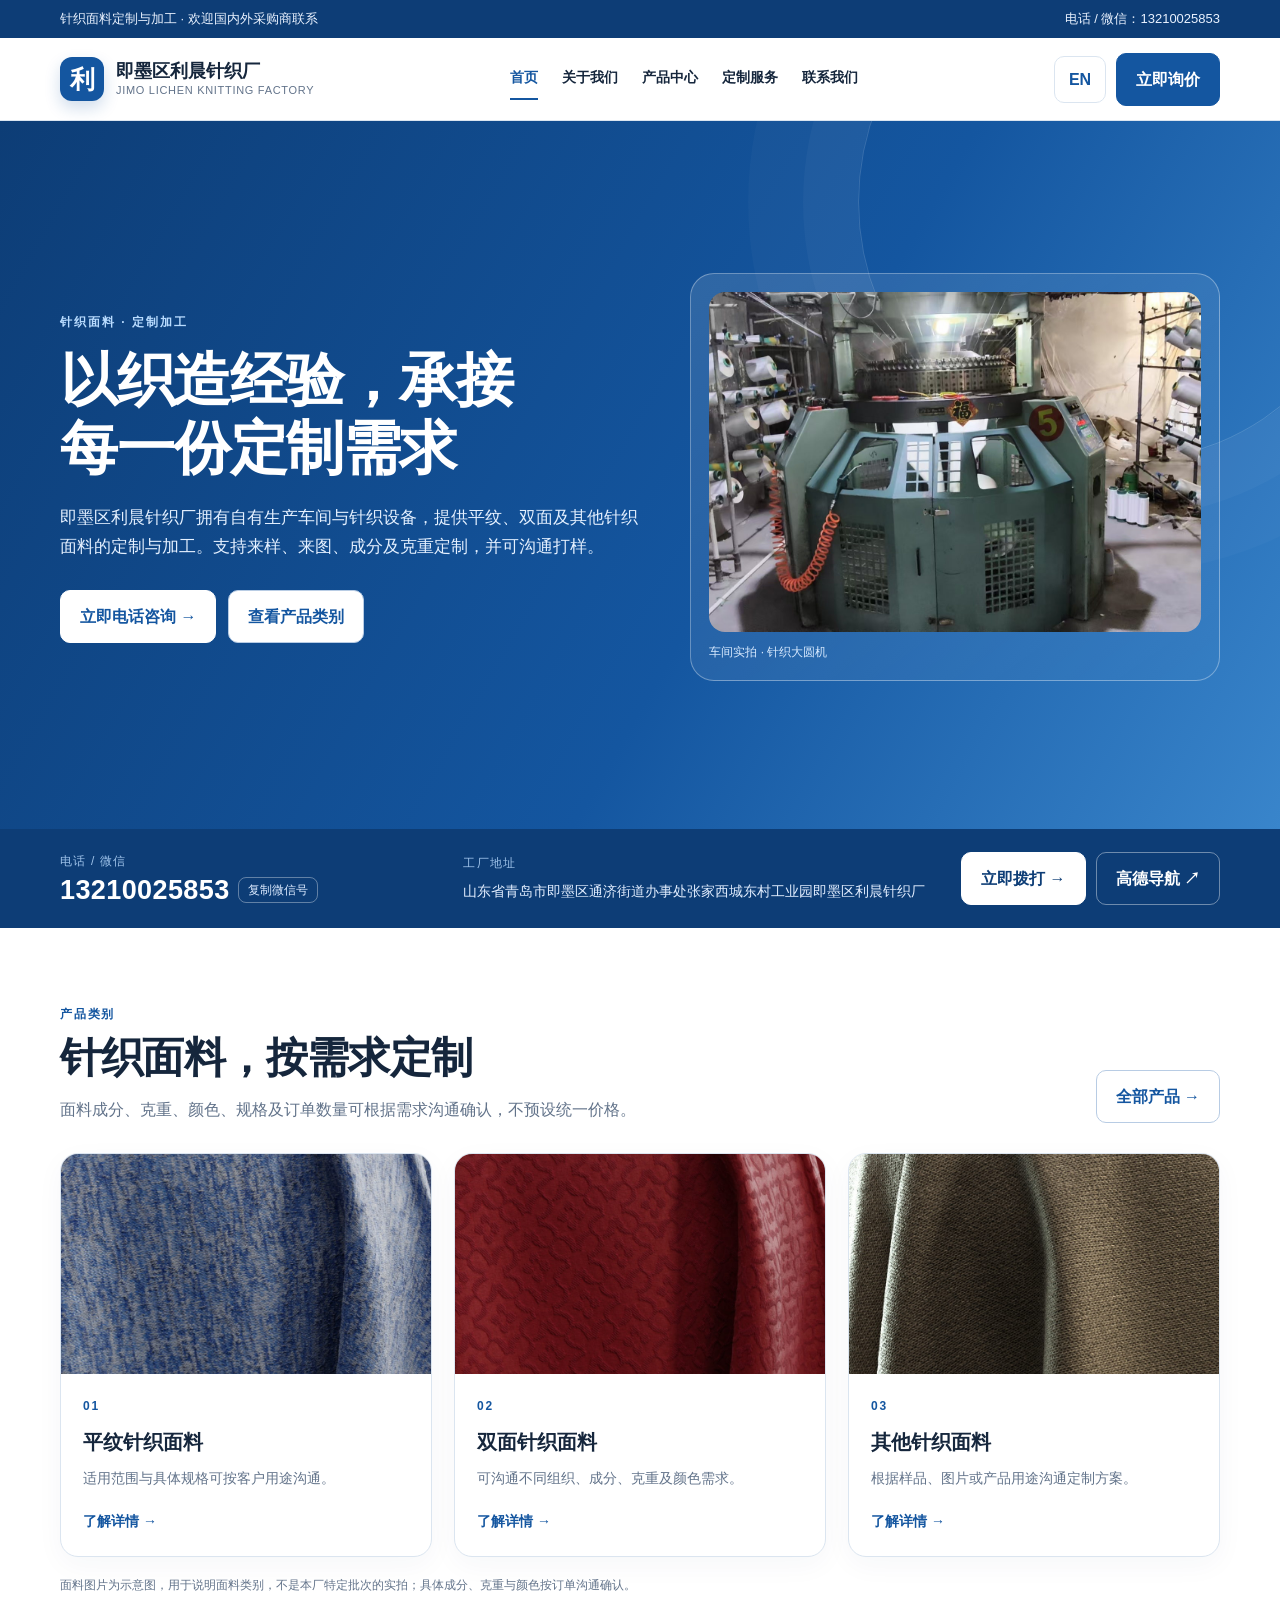
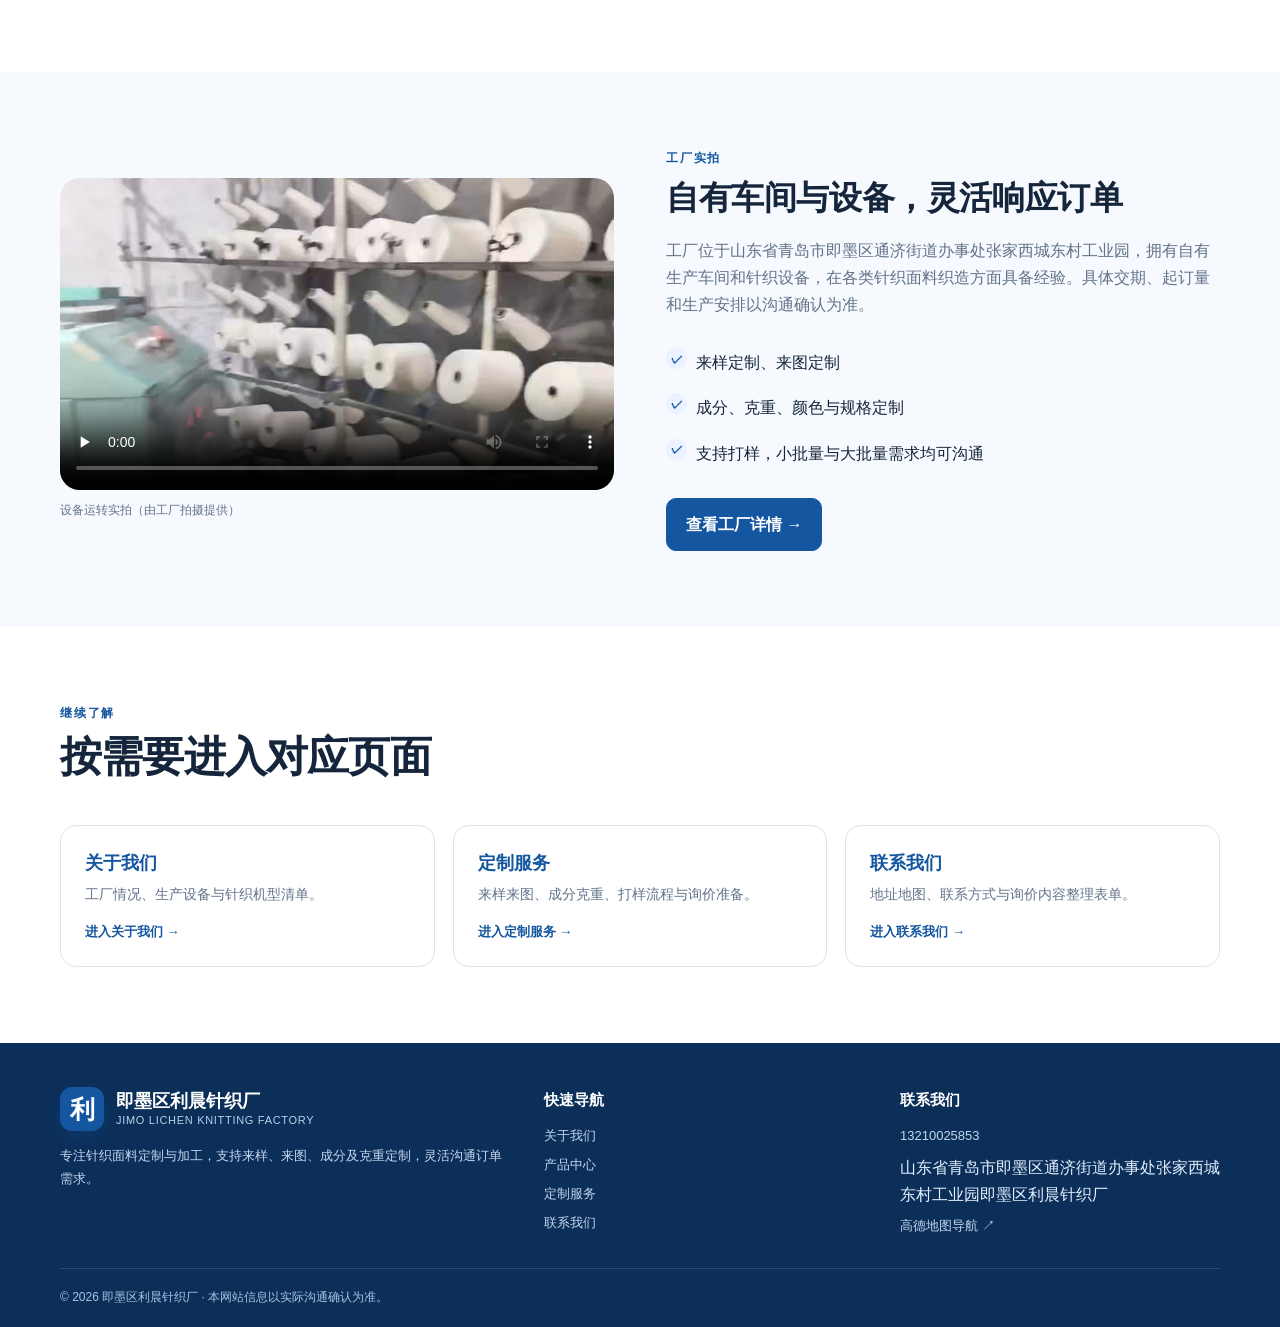
<file: lichen_knitting_website/index.html>
<!doctype html>
<html lang="zh-CN" data-title-en="Jimo Lichen Knitting Factory | Custom Knitted Fabric Manufacturer, Qingdao">
<head>
<meta charset="utf-8">
<meta name="viewport" content="width=device-width,initial-scale=1">
<title>即墨区利晨针织厂｜针织面料定制与加工</title>
<meta name="description" content="即墨区利晨针织厂位于山东省青岛市即墨区，拥有自有生产车间和针织设备，提供平纹、双面及其他针织面料的来样、来图定制与加工服务，支持打样及灵活订单。" data-zh="即墨区利晨针织厂位于山东省青岛市即墨区，拥有自有生产车间和针织设备，提供平纹、双面及其他针织面料的来样、来图定制与加工服务，支持打样及灵活订单。" data-en="Jimo Lichen Knitting Factory in Qingdao, Shandong, China offers custom single jersey, double-knit and other knitted fabrics, with in-house equipment, sample-based and design-based customization, and sampling by arrangement.">
<meta name="keywords" content="即墨区利晨针织厂,针织面料,针织面料定制,针织加工,来样定制,来图定制,青岛针织厂,即墨针织厂" data-zh="即墨区利晨针织厂,针织面料,针织面料定制,针织加工,来样定制,来图定制,青岛针织厂,即墨针织厂" data-en="Jimo Lichen Knitting Factory, knitted fabric, custom knitted fabric, knitted fabric manufacturer, sample-based fabric customization, custom knitting, Qingdao knitting factory">
<meta name="author" content="即墨区利晨针织厂">
<meta name="robots" content="index,follow">
<meta name="theme-color" content="#1456a0">
<meta name="format-detection" content="telephone=yes">
<meta property="og:type" content="website">
<meta property="og:site_name" content="即墨区利晨针织厂">
<meta property="og:url" content="https://lichen631.github.io/lichen-knitting-website/">
<meta property="og:locale" content="zh_CN">
<meta property="og:locale:alternate" content="en_US">
<meta property="og:title" content="即墨区利晨针织厂｜针织面料定制与加工" data-zh="即墨区利晨针织厂｜针织面料定制与加工" data-en="Jimo Lichen Knitting Factory | Custom Knitted Fabric Manufacturer, Qingdao">
<meta property="og:description" content="即墨区利晨针织厂位于山东省青岛市即墨区，拥有自有生产车间和针织设备，提供平纹、双面及其他针织面料的来样、来图定制与加工服务，支持打样及灵活订单。" data-zh="即墨区利晨针织厂位于山东省青岛市即墨区，拥有自有生产车间和针织设备，提供平纹、双面及其他针织面料的来样、来图定制与加工服务，支持打样及灵活订单。" data-en="Jimo Lichen Knitting Factory in Qingdao, Shandong, China offers custom single jersey, double-knit and other knitted fabrics, with in-house equipment, sample-based and design-based customization, and sampling by arrangement.">
<meta property="og:image" content="https://lichen631.github.io/lichen-knitting-website/assets/img/factory-5.jpg">
<meta name="twitter:card" content="summary">
<meta name="twitter:image" content="https://lichen631.github.io/lichen-knitting-website/assets/img/factory-5.jpg">
<meta name="twitter:title" content="即墨区利晨针织厂｜针织面料定制与加工" data-zh="即墨区利晨针织厂｜针织面料定制与加工" data-en="Jimo Lichen Knitting Factory | Custom Knitted Fabric Manufacturer, Qingdao">
<meta name="twitter:description" content="即墨区利晨针织厂位于山东省青岛市即墨区，拥有自有生产车间和针织设备，提供平纹、双面及其他针织面料的来样、来图定制与加工服务，支持打样及灵活订单。" data-zh="即墨区利晨针织厂位于山东省青岛市即墨区，拥有自有生产车间和针织设备，提供平纹、双面及其他针织面料的来样、来图定制与加工服务，支持打样及灵活订单。" data-en="Jimo Lichen Knitting Factory in Qingdao, Shandong, China offers custom single jersey, double-knit and other knitted fabrics, with in-house equipment, sample-based and design-based customization, and sampling by arrangement.">
<link rel="icon" href="assets/favicon.svg" type="image/svg+xml">
<link rel="apple-touch-icon" href="assets/img/apple-touch-icon.png">
<link rel="manifest" href="site.webmanifest">
<link rel="canonical" href="https://lichen631.github.io/lichen-knitting-website/">
<link rel="stylesheet" href="assets/style.css">
<script type="application/ld+json">{"@context":"https://schema.org","@type":"LocalBusiness","@id":"#organization","name":"即墨区利晨针织厂","alternateName":"Jimo Lichen Knitting Factory","description":"即墨区利晨针织厂位于山东省青岛市即墨区，拥有自有生产车间和针织设备，提供平纹、双面及其他针织面料的来样、来图定制与加工服务，支持打样及灵活订单。","telephone":"+86-13210025853","address":{"@type":"PostalAddress","streetAddress":"通济街道办事处张家西城东村工业园","addressLocality":"青岛市即墨区","addressRegion":"山东省","addressCountry":"CN"},"areaServed":[{"@type":"Country","name":"中国"},{"@type":"Place","name":"海外采购商"}],"knowsLanguage":["zh-CN","en"],"image":"assets/img/icon-512.png","url":"https://lichen631.github.io/lichen-knitting-website"}</script>
<script src="assets/site.js" defer></script>
</head>
<body>
<a class="skip-link" href="#main" data-zh="跳到主要内容" data-en="Skip to main content">跳到主要内容</a>
<div class="topline"><div class="wrap"><span data-zh="针织面料定制与加工 · 欢迎国内外采购商联系" data-en="Knitted fabric customization &amp; processing · Buyers worldwide welcome">针织面料定制与加工 · 欢迎国内外采购商联系</span><span><span data-zh="电话 / 微信：" data-en="Phone / WeChat: ">电话 / 微信：</span><a href="tel:13210025853">13210025853</a></span></div></div>
<header class="site-header"><div class="wrap nav">
<a class="brand" href="index.html"><span class="brand-mark" aria-hidden="true">利</span><span class="brand-text"><span class="brand-name">即墨区利晨针织厂</span><span class="brand-sub">JIMO LICHEN KNITTING FACTORY</span></span></a>
<button class="menu-btn" type="button" data-zh-aria="打开导航" data-en-aria="Open navigation" aria-label="打开导航">☰</button>
<nav class="navlinks" aria-label="主导航">
<a href="index.html" data-zh="首页" data-en="Home">首页</a><a href="about.html" data-zh="关于我们" data-en="About Us">关于我们</a><a href="products.html" data-zh="产品中心" data-en="Products">产品中心</a><a href="custom.html" data-zh="定制服务" data-en="Customization">定制服务</a><a href="contact.html" data-zh="联系我们" data-en="Contact">联系我们</a>
</nav><div class="nav-actions"><button class="lang" type="button" aria-label="Switch to English" aria-pressed="false">EN</button><a class="btn" href="contact.html" data-zh="立即询价" data-en="Request a Quote">立即询价</a></div>
</div></header>
<main id="main">
<section class="hero"><div class="wrap hero-grid"><div>
<div class="eyebrow" data-zh="针织面料 · 定制加工" data-en="KNITTED FABRICS · CUSTOM PROCESSING">针织面料 · 定制加工</div>
<h1 data-zh="以织造经验，承接每一份定制需求" data-en="Knitting Experience for Your Custom Fabric Needs">以织造经验，承接每一份定制需求</h1>
<p data-zh="即墨区利晨针织厂拥有自有生产车间与针织设备，提供平纹、双面及其他针织面料的定制与加工。支持来样、来图、成分及克重定制，并可沟通打样。" data-en="Jimo Lichen Knitting Factory operates its own workshop and knitting equipment, offering customized single jersey, double-knit and other knitted fabrics. Sample-based, design-based, composition and fabric-weight customization are available, with sampling by arrangement.">即墨区利晨针织厂拥有自有生产车间与针织设备，提供平纹、双面及其他针织面料的定制与加工。支持来样、来图、成分及克重定制，并可沟通打样。</p>
<div class="hero-buttons"><a class="btn light" href="tel:13210025853" data-zh="立即电话咨询 →" data-en="Call Us Now →">立即电话咨询 →</a><a class="btn secondary" href="products.html" data-zh="查看产品类别" data-en="Explore Products">查看产品类别</a></div>
</div><div class="hero-media"><img src="assets/img/factory-5.jpg" alt="即墨区利晨针织厂车间内的针织大圆机（工厂实拍）" width="1600" height="900" loading="eager" fetchpriority="high" decoding="async" data-zh-alt="即墨区利晨针织厂车间内的针织大圆机（工厂实拍）" data-en-alt="Circular knitting machine inside the Jimo Lichen Knitting Factory workshop (factory photo)">
<div class="image-note" data-zh="车间实拍 · 针织大圆机" data-en="Workshop photo · circular knitting machine">车间实拍 · 针织大圆机</div></div></div></section>
<section class="contact-strip" id="contact"><div class="wrap">
<div class="cs-item"><small data-zh="电话 / 微信" data-en="Phone / WeChat">电话 / 微信</small>
<div class="wechat-line"><a class="cs-phone" href="tel:13210025853">13210025853</a><button class="copy-btn" type="button" data-copy="13210025853" data-zh="复制微信号" data-en="Copy WeChat ID">复制微信号</button></div></div>
<div class="cs-item"><small data-zh="工厂地址" data-en="Factory Address">工厂地址</small>
<span class="cs-addr" data-zh="山东省青岛市即墨区通济街道办事处张家西城东村工业园即墨区利晨针织厂" data-en="Jimo Lichen Knitting Factory, Zhangjia Xichengdong Village Industrial Park, Tongji Subdistrict, Jimo District, Qingdao, Shandong, China">山东省青岛市即墨区通济街道办事处张家西城东村工业园即墨区利晨针织厂</span></div>
<div class="cs-actions"><a class="btn" href="tel:13210025853" data-zh="立即拨打 →" data-en="Call Now →">立即拨打 →</a><a class="btn ghost" href="https://surl.amap.com/GzwN9YCG7pf" target="_blank" rel="noopener" data-zh="高德导航 ↗" data-en="Amap Directions ↗">高德导航 ↗</a></div>
</div></section>
<section><div class="wrap"><div class="section-head"><div>
<div class="kicker" data-zh="产品类别" data-en="PRODUCT CATEGORIES">产品类别</div>
<h2 data-zh="针织面料，按需求定制" data-en="Knitted Fabrics Made to Your Requirements">针织面料，按需求定制</h2>
<p data-zh="面料成分、克重、颜色、规格及订单数量可根据需求沟通确认，不预设统一价格。" data-en="Composition, weight, color, specifications and quantity are discussed for each inquiry. Pricing is quoted according to requirements.">面料成分、克重、颜色、规格及订单数量可根据需求沟通确认，不预设统一价格。</p>
</div><a class="btn secondary" href="products.html" data-zh="全部产品 →" data-en="All Products →">全部产品 →</a></div>
<div class="grid-3"><article class="card"><div class="card-img"><img src="assets/img/fabric-single-jersey.jpg" alt="平纹针织面料示意（面料纹理照片）" width="900" height="675" loading="lazy" decoding="async" data-zh-alt="平纹针织面料示意（面料纹理照片）" data-en-alt="Single jersey knit fabric, illustrative texture photo"></div><div class="card-body"><div class="kicker">01</div><h3 data-zh="平纹针织面料" data-en="Single Jersey Knit">平纹针织面料</h3><p data-zh="适用范围与具体规格可按客户用途沟通。" data-en="Discuss end use and specifications based on your application.">适用范围与具体规格可按客户用途沟通。</p><a class="text-link" href="product-single-jersey.html" data-zh="了解详情 →" data-en="View Details →">了解详情 →</a></div></article><article class="card"><div class="card-img"><img src="assets/img/fabric-double-knit.jpg" alt="双面针织提花面料示意（面料纹理照片）" width="900" height="675" loading="lazy" decoding="async" data-zh-alt="双面针织提花面料示意（面料纹理照片）" data-en-alt="Double knit jacquard fabric, illustrative texture photo"></div><div class="card-body"><div class="kicker">02</div><h3 data-zh="双面针织面料" data-en="Double Knit Fabric">双面针织面料</h3><p data-zh="可沟通不同组织、成分、克重及颜色需求。" data-en="Discuss knit structure, composition, weight and colors.">可沟通不同组织、成分、克重及颜色需求。</p><a class="text-link" href="product-double-knit.html" data-zh="了解详情 →" data-en="View Details →">了解详情 →</a></div></article><article class="card"><div class="card-img"><img src="assets/img/fabric-other.jpg" alt="其他针织面料示意（针织绒面料纹理照片）" width="900" height="675" loading="lazy" decoding="async" data-zh-alt="其他针织面料示意（针织绒面料纹理照片）" data-en-alt="Other knitted fabric, illustrative fleece texture photo"></div><div class="card-body"><div class="kicker">03</div><h3 data-zh="其他针织面料" data-en="Other Knitted Fabrics">其他针织面料</h3><p data-zh="根据样品、图片或产品用途沟通定制方案。" data-en="Discuss custom options based on samples, designs or intended use.">根据样品、图片或产品用途沟通定制方案。</p><a class="text-link" href="product-other.html" data-zh="了解详情 →" data-en="View Details →">了解详情 →</a></div></article></div>
<p class="hint" style="margin-top:18px" data-zh="面料图片为示意图，用于说明面料类别，不是本厂特定批次的实拍；具体成分、克重与颜色按订单沟通确认。" data-en="Fabric images are illustrative and show the fabric category; they are not photographs of a specific production batch. Composition, weight and colours are confirmed per order.">面料图片为示意图，用于说明面料类别，不是本厂特定批次的实拍；具体成分、克重与颜色按订单沟通确认。</p>
</div></section>
<section class="band"><div class="wrap split"><div><div class="video-frame"><video controls playsinline preload="none" poster="assets/img/poster-yarn-creel.jpg" data-zh-aria="工厂车间设备运转实拍视频" data-en-aria="Video of knitting machines running in the factory" aria-label="工厂车间设备运转实拍视频"><source src="assets/video/yarn-creel.mp4" type="video/mp4"><p data-zh="设备运转实拍（由工厂拍摄提供）" data-en="Video of the machines in operation, filmed at the factory">设备运转实拍（由工厂拍摄提供）</p></video></div><p class="video-note" data-zh="设备运转实拍（由工厂拍摄提供）" data-en="Video of the machines in operation, filmed at the factory">设备运转实拍（由工厂拍摄提供）</p>
</div><div class="copy"><div class="kicker" data-zh="工厂实拍" data-en="IN THE WORKSHOP">工厂实拍</div>
<h2 data-zh="自有车间与设备，灵活响应订单" data-en="In-house Workshop, Flexible Production">自有车间与设备，灵活响应订单</h2>
<p data-zh="工厂位于山东省青岛市即墨区通济街道办事处张家西城东村工业园，拥有自有生产车间和针织设备，在各类针织面料织造方面具备经验。具体交期、起订量和生产安排以沟通确认为准。" data-en="Located in Zhangjia Xichengdong Village Industrial Park, Tongji Subdistrict, Jimo District, Qingdao, Shandong, China, the factory has its own workshop and knitting equipment, with experience across knitted fabric types. Lead time, minimum order quantity and production scheduling are confirmed case by case.">工厂位于山东省青岛市即墨区通济街道办事处张家西城东村工业园，拥有自有生产车间和针织设备，在各类针织面料织造方面具备经验。具体交期、起订量和生产安排以沟通确认为准。</p>
<ul class="checklist"><li data-zh="来样定制、来图定制" data-en="Sample-based and design-based customization">来样定制、来图定制</li><li data-zh="成分、克重、颜色与规格定制" data-en="Composition, weight, color and specification customization">成分、克重、颜色与规格定制</li><li data-zh="支持打样，小批量与大批量需求均可沟通" data-en="Sampling available; discuss small and large orders">支持打样，小批量与大批量需求均可沟通</li></ul>
<a class="btn" href="about.html" data-zh="查看工厂详情 →" data-en="About the Factory →">查看工厂详情 →</a></div></div></section>
<section><div class="wrap"><div class="section-head"><div>
<div class="kicker" data-zh="继续了解" data-en="MORE">继续了解</div>
<h2 data-zh="按需要进入对应页面" data-en="Go Straight to What You Need">按需要进入对应页面</h2>
</div></div><div class="entry-grid">
<a class="entry" href="about.html"><h3 data-zh="关于我们" data-en="About Us">关于我们</h3><p data-zh="工厂情况、生产设备与针织机型清单。" data-en="The factory, its equipment and the knitting machine model list.">工厂情况、生产设备与针织机型清单。</p><span class="more" data-zh="进入关于我们 →" data-en="Go to About Us →">进入关于我们 →</span></a>
<a class="entry" href="custom.html"><h3 data-zh="定制服务" data-en="Customization">定制服务</h3><p data-zh="来样来图、成分克重、打样流程与询价准备。" data-en="Sample and design based work, composition and weight, sampling process and what to prepare.">来样来图、成分克重、打样流程与询价准备。</p><span class="more" data-zh="进入定制服务 →" data-en="Go to Customization →">进入定制服务 →</span></a>
<a class="entry" href="contact.html"><h3 data-zh="联系我们" data-en="Contact">联系我们</h3><p data-zh="地址地图、联系方式与询价内容整理表单。" data-en="Address and map, contact details and the inquiry helper form.">地址地图、联系方式与询价内容整理表单。</p><span class="more" data-zh="进入联系我们 →" data-en="Go to Contact →">进入联系我们 →</span></a>
</div></div></section>
</main>
<footer class="footer"><div class="wrap"><div class="footer-grid">
<div><div class="brand" style="color:white;margin-bottom:14px"><span class="brand-mark">利</span><span class="brand-text"><span class="brand-name" style="color:white">即墨区利晨针织厂</span><span class="brand-sub" style="color:#b9d0ec">JIMO LICHEN KNITTING FACTORY</span></span></div><p data-zh="专注针织面料定制与加工，支持来样、来图、成分及克重定制，灵活沟通订单需求。" data-en="Knitted fabric customization and processing, including sample-based, design-based, composition and weight customization.">专注针织面料定制与加工，支持来样、来图、成分及克重定制，灵活沟通订单需求。</p></div>
<div><h3 data-zh="快速导航" data-en="Quick Links">快速导航</h3><div class="footer-links"><a href="about.html" data-zh="关于我们" data-en="About Us">关于我们</a><a href="products.html" data-zh="产品中心" data-en="Products">产品中心</a><a href="custom.html" data-zh="定制服务" data-en="Customization">定制服务</a><a href="contact.html" data-zh="联系我们" data-en="Contact">联系我们</a></div></div>
<div><h3 data-zh="联系我们" data-en="Contact">联系我们</h3><div class="footer-links"><a href="tel:13210025853">13210025853</a><span data-zh="山东省青岛市即墨区通济街道办事处张家西城东村工业园即墨区利晨针织厂" data-en="Jimo Lichen Knitting Factory, Zhangjia Xichengdong Village Industrial Park, Tongji Subdistrict, Jimo District, Qingdao, Shandong, China">山东省青岛市即墨区通济街道办事处张家西城东村工业园即墨区利晨针织厂</span><a href="https://surl.amap.com/GzwN9YCG7pf" target="_blank" rel="noopener" data-zh="高德地图导航 ↗" data-en="Amap Directions ↗">高德地图导航 ↗</a></div></div>
</div><div class="copyright">© <span id="year">2026</span> 即墨区利晨针织厂 · <span data-zh="本网站信息以实际沟通确认为准。" data-en="Website information is subject to confirmation through direct communication.">本网站信息以实际沟通确认为准。</span></div></div></footer>
</body></html>
</file>
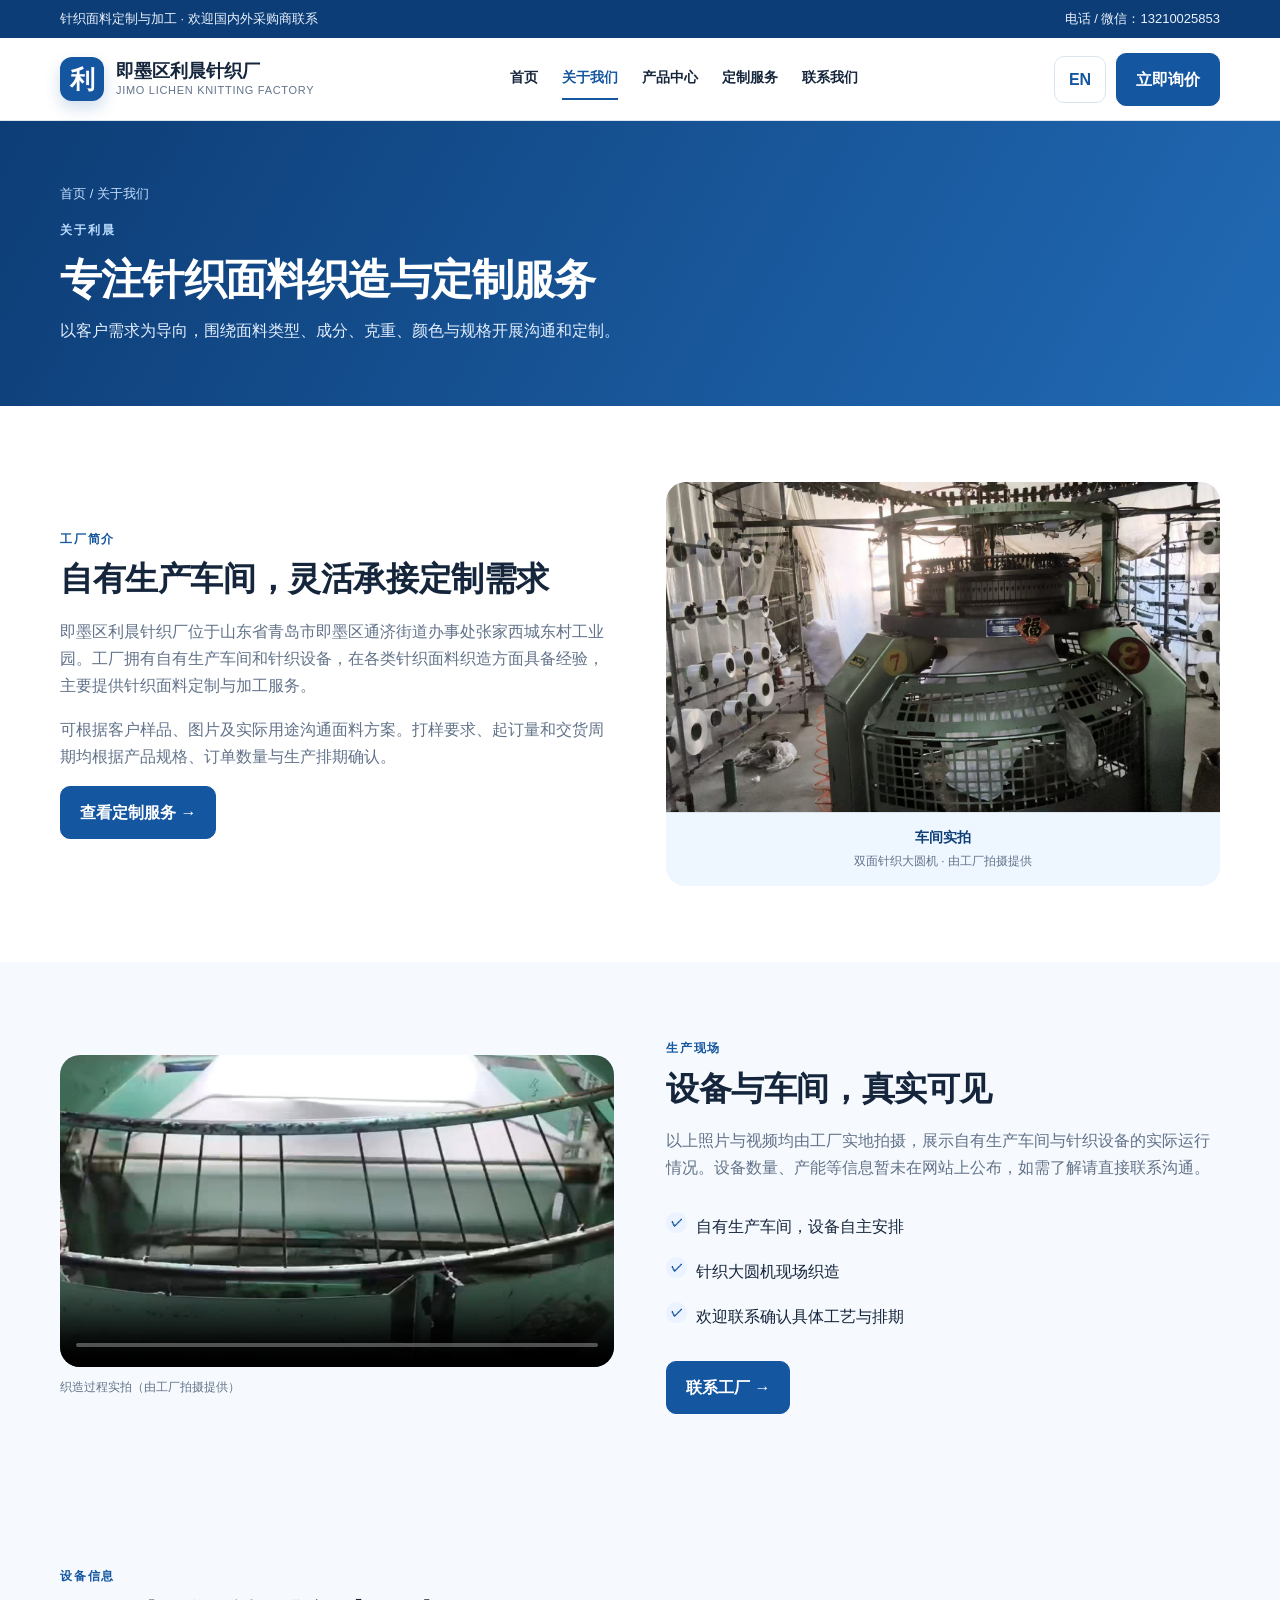
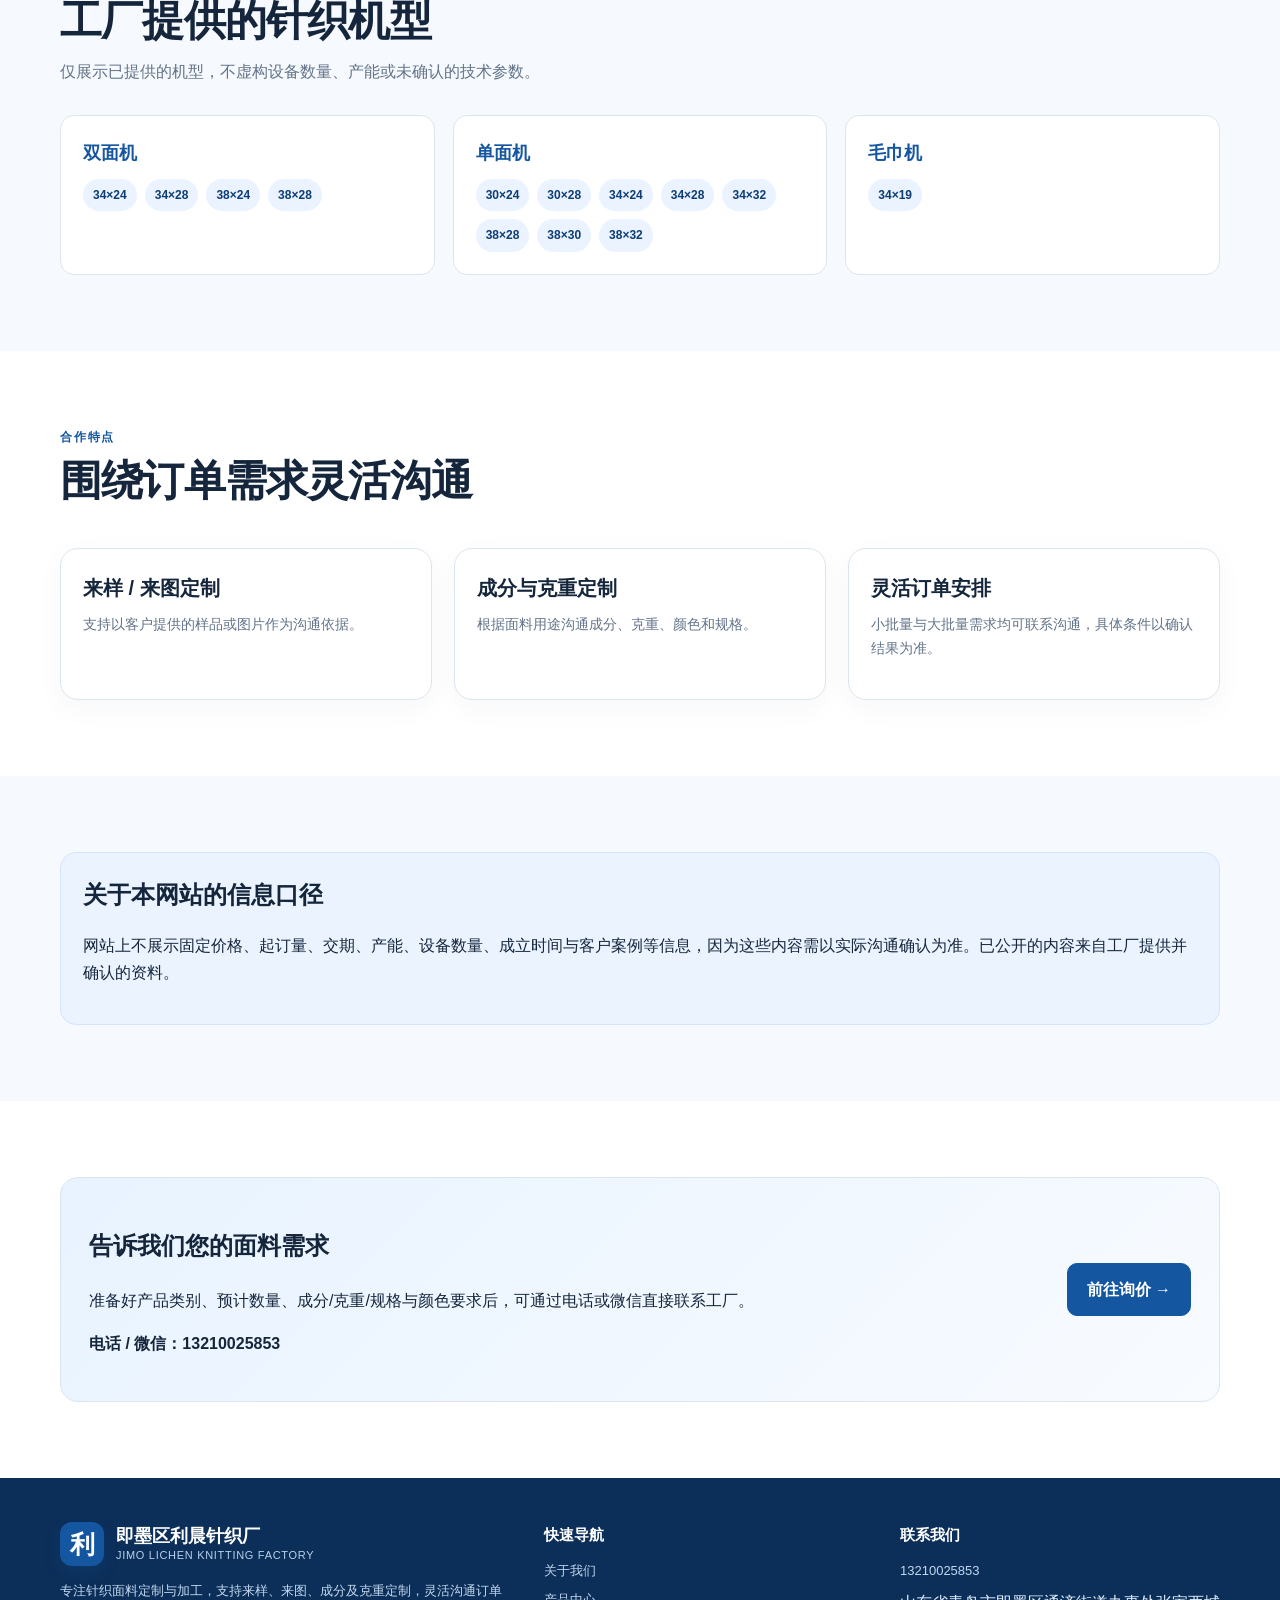
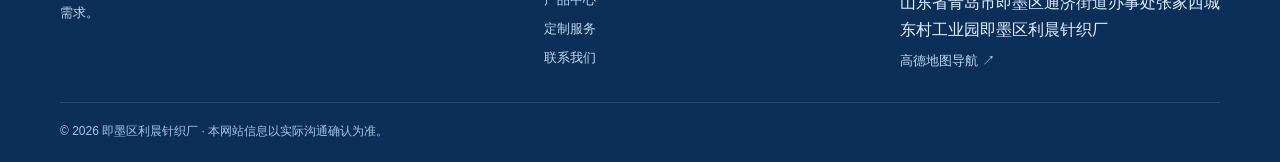
<file: lichen_knitting_website/about.html>
<!doctype html>
<html lang="zh-CN" data-title-en="About Us | Jimo Lichen Knitting Factory, Qingdao">
<head>
<meta charset="utf-8">
<meta name="viewport" content="width=device-width,initial-scale=1">
<title>关于我们｜即墨区利晨针织厂 · 青岛针织面料工厂</title>
<meta name="description" content="即墨区利晨针织厂是位于青岛即墨的小型针织面料工厂，自有生产车间及双面机、单面机、毛巾机，主营针织面料定制代工，支持来样、来图与打样沟通。" data-zh="即墨区利晨针织厂是位于青岛即墨的小型针织面料工厂，自有生产车间及双面机、单面机、毛巾机，主营针织面料定制代工，支持来样、来图与打样沟通。" data-en="Jimo Lichen Knitting Factory is a small knitted fabric manufacturer in Jimo, Qingdao, with its own workshop and double knit, single jersey and terry machines, focused on custom fabric production and sampling by arrangement.">
<meta name="keywords" content="即墨区利晨针织厂,青岛针织厂,即墨针织厂,针织面料工厂,针织代工,针织面料定制,来样定制" data-zh="即墨区利晨针织厂,青岛针织厂,即墨针织厂,针织面料工厂,针织代工,针织面料定制,来样定制" data-en="Jimo Lichen Knitting Factory, Qingdao knitting factory, knitted fabric manufacturer China, custom knit fabric supplier, knitting mill Shandong">
<meta name="author" content="即墨区利晨针织厂">
<meta name="robots" content="index,follow">
<meta name="theme-color" content="#1456a0">
<meta name="format-detection" content="telephone=yes">
<meta property="og:type" content="website">
<meta property="og:site_name" content="即墨区利晨针织厂">
<meta property="og:url" content="https://lichen631.github.io/lichen-knitting-website/about.html">
<meta property="og:locale" content="zh_CN">
<meta property="og:locale:alternate" content="en_US">
<meta property="og:title" content="关于我们｜即墨区利晨针织厂 · 青岛针织面料工厂" data-zh="关于我们｜即墨区利晨针织厂 · 青岛针织面料工厂" data-en="About Us | Jimo Lichen Knitting Factory, Qingdao">
<meta property="og:description" content="即墨区利晨针织厂是位于青岛即墨的小型针织面料工厂，自有生产车间及双面机、单面机、毛巾机，主营针织面料定制代工，支持来样、来图与打样沟通。" data-zh="即墨区利晨针织厂是位于青岛即墨的小型针织面料工厂，自有生产车间及双面机、单面机、毛巾机，主营针织面料定制代工，支持来样、来图与打样沟通。" data-en="Jimo Lichen Knitting Factory is a small knitted fabric manufacturer in Jimo, Qingdao, with its own workshop and double knit, single jersey and terry machines, focused on custom fabric production and sampling by arrangement.">
<meta property="og:image" content="https://lichen631.github.io/lichen-knitting-website/assets/img/factory-8.jpg">
<meta name="twitter:card" content="summary">
<meta name="twitter:image" content="https://lichen631.github.io/lichen-knitting-website/assets/img/factory-8.jpg">
<meta name="twitter:title" content="关于我们｜即墨区利晨针织厂 · 青岛针织面料工厂" data-zh="关于我们｜即墨区利晨针织厂 · 青岛针织面料工厂" data-en="About Us | Jimo Lichen Knitting Factory, Qingdao">
<meta name="twitter:description" content="即墨区利晨针织厂是位于青岛即墨的小型针织面料工厂，自有生产车间及双面机、单面机、毛巾机，主营针织面料定制代工，支持来样、来图与打样沟通。" data-zh="即墨区利晨针织厂是位于青岛即墨的小型针织面料工厂，自有生产车间及双面机、单面机、毛巾机，主营针织面料定制代工，支持来样、来图与打样沟通。" data-en="Jimo Lichen Knitting Factory is a small knitted fabric manufacturer in Jimo, Qingdao, with its own workshop and double knit, single jersey and terry machines, focused on custom fabric production and sampling by arrangement.">
<link rel="icon" href="assets/favicon.svg" type="image/svg+xml">
<link rel="apple-touch-icon" href="assets/img/apple-touch-icon.png">
<link rel="manifest" href="site.webmanifest">
<link rel="canonical" href="https://lichen631.github.io/lichen-knitting-website/about.html">
<link rel="stylesheet" href="assets/style.css">
<script type="application/ld+json">{"@context":"https://schema.org","@type":"BreadcrumbList","itemListElement":[{"@type":"ListItem","position":1,"name":"首页","item":"https://lichen631.github.io/lichen-knitting-website/index.html"},{"@type":"ListItem","position":2,"name":"关于我们"}]}</script>
<script type="application/ld+json">{"@context":"https://schema.org","@type":"LocalBusiness","@id":"#organization","name":"即墨区利晨针织厂","alternateName":"Jimo Lichen Knitting Factory","description":"即墨区利晨针织厂位于山东省青岛市即墨区，拥有自有生产车间和针织设备，提供平纹、双面及其他针织面料的来样、来图定制与加工服务，支持打样及灵活订单。","telephone":"+86-13210025853","address":{"@type":"PostalAddress","streetAddress":"通济街道办事处张家西城东村工业园","addressLocality":"青岛市即墨区","addressRegion":"山东省","addressCountry":"CN"},"areaServed":[{"@type":"Country","name":"中国"},{"@type":"Place","name":"海外采购商"}],"knowsLanguage":["zh-CN","en"],"image":"assets/img/icon-512.png","url":"https://lichen631.github.io/lichen-knitting-website"}</script>
<script src="assets/site.js" defer></script>
</head>
<body>
<a class="skip-link" href="#main" data-zh="跳到主要内容" data-en="Skip to main content">跳到主要内容</a>
<div class="topline"><div class="wrap"><span data-zh="针织面料定制与加工 · 欢迎国内外采购商联系" data-en="Knitted fabric customization &amp; processing · Buyers worldwide welcome">针织面料定制与加工 · 欢迎国内外采购商联系</span><span><span data-zh="电话 / 微信：" data-en="Phone / WeChat: ">电话 / 微信：</span><a href="tel:13210025853">13210025853</a></span></div></div>
<header class="site-header"><div class="wrap nav">
<a class="brand" href="index.html"><span class="brand-mark" aria-hidden="true">利</span><span class="brand-text"><span class="brand-name">即墨区利晨针织厂</span><span class="brand-sub">JIMO LICHEN KNITTING FACTORY</span></span></a>
<button class="menu-btn" type="button" data-zh-aria="打开导航" data-en-aria="Open navigation" aria-label="打开导航">☰</button>
<nav class="navlinks" aria-label="主导航">
<a href="index.html" data-zh="首页" data-en="Home">首页</a><a href="about.html" data-zh="关于我们" data-en="About Us">关于我们</a><a href="products.html" data-zh="产品中心" data-en="Products">产品中心</a><a href="custom.html" data-zh="定制服务" data-en="Customization">定制服务</a><a href="contact.html" data-zh="联系我们" data-en="Contact">联系我们</a>
</nav><div class="nav-actions"><button class="lang" type="button" aria-label="Switch to English" aria-pressed="false">EN</button><a class="btn" href="contact.html" data-zh="立即询价" data-en="Request a Quote">立即询价</a></div>
</div></header>
<main id="main">
<section class="page-hero"><div class="wrap"><nav class="breadcrumbs" data-zh-aria="面包屑导航" data-en-aria="Breadcrumb"><a href="index.html" data-zh="首页" data-en="Home">首页</a> <span aria-hidden="true">/</span> <span aria-current="page" data-zh="关于我们" data-en="About Us">关于我们</span></nav>
<div class="eyebrow" data-zh="关于利晨" data-en="ABOUT LICHEN">关于利晨</div>
<h1 data-zh="专注针织面料织造与定制服务" data-en="Focused on Knitted Fabric Production & Customization">专注针织面料织造与定制服务</h1>
<p data-zh="以客户需求为导向，围绕面料类型、成分、克重、颜色与规格开展沟通和定制。" data-en="Customer-focused discussion and customization around fabric type, composition, weight, color and specifications.">以客户需求为导向，围绕面料类型、成分、克重、颜色与规格开展沟通和定制。</p>
</div></section>
<section><div class="wrap split"><div class="copy">
<div class="kicker" data-zh="工厂简介" data-en="FACTORY PROFILE">工厂简介</div>
<h2 data-zh="自有生产车间，灵活承接定制需求" data-en="An In-house Workshop for Flexible Custom Orders">自有生产车间，灵活承接定制需求</h2>
<p data-zh="即墨区利晨针织厂位于山东省青岛市即墨区通济街道办事处张家西城东村工业园。工厂拥有自有生产车间和针织设备，在各类针织面料织造方面具备经验，主要提供针织面料定制与加工服务。" data-en="Jimo Lichen Knitting Factory is located in Zhangjia Xichengdong Village Industrial Park, Tongji Subdistrict, Jimo District, Qingdao, Shandong, China. The factory has its own workshop and knitting equipment, with experience in knitted fabric production, and focuses on custom fabric manufacturing and processing.">即墨区利晨针织厂位于山东省青岛市即墨区通济街道办事处张家西城东村工业园。工厂拥有自有生产车间和针织设备，在各类针织面料织造方面具备经验，主要提供针织面料定制与加工服务。</p>
<p data-zh="可根据客户样品、图片及实际用途沟通面料方案。打样要求、起订量和交货周期均根据产品规格、订单数量与生产排期确认。" data-en="Fabric options can be discussed based on customer samples, images and intended use. Sampling, minimum order quantities and lead times are confirmed according to specifications, order volume and production schedule.">可根据客户样品、图片及实际用途沟通面料方案。打样要求、起订量和交货周期均根据产品规格、订单数量与生产排期确认。</p>
<a class="btn" href="custom.html" data-zh="查看定制服务 →" data-en="See Customization →">查看定制服务 →</a>
</div><figure class="split-img" style="margin:0"><img src="assets/img/factory-8.jpg" alt="即墨区利晨针织厂车间内的双面针织大圆机（工厂实拍）" width="1600" height="900" loading="lazy" decoding="async" data-zh-alt="即墨区利晨针织厂车间内的双面针织大圆机（工厂实拍）" data-en-alt="Double knit circular knitting machine in the Jimo Lichen Knitting Factory workshop (factory photo)">
<figcaption class="photo-caption"><strong data-zh="车间实拍" data-en="Workshop photo">车间实拍</strong><span data-zh="双面针织大圆机 · 由工厂拍摄提供" data-en="Double knit circular machine · filmed at the factory">双面针织大圆机 · 由工厂拍摄提供</span></figcaption>
</figure></div></section>
<section class="band"><div class="wrap split"><div><div class="video-frame"><video controls playsinline preload="none" poster="assets/img/poster-machine-fabric.jpg" data-zh-aria="织造过程实拍视频" data-en-aria="Video of the knitting process in the factory" aria-label="织造过程实拍视频"><source src="assets/video/machine-fabric.mp4" type="video/mp4"><p data-zh="织造过程实拍（由工厂拍摄提供）" data-en="Video of the knitting process, filmed at the factory">织造过程实拍（由工厂拍摄提供）</p></video></div><p class="video-note" data-zh="织造过程实拍（由工厂拍摄提供）" data-en="Video of the knitting process, filmed at the factory">织造过程实拍（由工厂拍摄提供）</p>
</div><div class="copy"><div class="kicker" data-zh="生产现场" data-en="ON THE FLOOR">生产现场</div>
<h2 data-zh="设备与车间，真实可见" data-en="Real Machines, Real Workshop">设备与车间，真实可见</h2>
<p data-zh="以上照片与视频均由工厂实地拍摄，展示自有生产车间与针织设备的实际运行情况。设备数量、产能等信息暂未在网站上公布，如需了解请直接联系沟通。" data-en="The photos and video above were filmed at the factory and show the actual workshop and knitting equipment in operation. Equipment counts and capacity are not published here; please contact us directly for details.">以上照片与视频均由工厂实地拍摄，展示自有生产车间与针织设备的实际运行情况。设备数量、产能等信息暂未在网站上公布，如需了解请直接联系沟通。</p>
<ul class="checklist"><li data-zh="自有生产车间，设备自主安排" data-en="Own workshop, production scheduled in-house">自有生产车间，设备自主安排</li><li data-zh="针织大圆机现场织造" data-en="Knitting carried out on circular machines on site">针织大圆机现场织造</li><li data-zh="欢迎联系确认具体工艺与排期" data-en="Contact us to confirm processes and scheduling">欢迎联系确认具体工艺与排期</li></ul>
<a class="btn" href="contact.html" data-zh="联系工厂 →" data-en="Contact the Factory →">联系工厂 →</a></div></div></section>
<section class="band"><div class="wrap"><div class="section-head"><div>
<div class="kicker" data-zh="设备信息" data-en="EQUIPMENT">设备信息</div>
<h2 data-zh="工厂提供的针织机型" data-en="Knitting Machine Models">工厂提供的针织机型</h2>
<p data-zh="仅展示已提供的机型，不虚构设备数量、产能或未确认的技术参数。" data-en="Only provided machine models are listed. Equipment counts, capacity and unconfirmed technical details are not invented.">仅展示已提供的机型，不虚构设备数量、产能或未确认的技术参数。</p>
</div></div><div class="machine-list"><div class="machine"><h3 data-zh="双面机" data-en="Double Knit Machines">双面机</h3><div class="tags"><span class="tag">34×24</span><span class="tag">34×28</span><span class="tag">38×24</span><span class="tag">38×28</span></div></div><div class="machine"><h3 data-zh="单面机" data-en="Single Jersey Machines">单面机</h3><div class="tags"><span class="tag">30×24</span><span class="tag">30×28</span><span class="tag">34×24</span><span class="tag">34×28</span><span class="tag">34×32</span><span class="tag">38×28</span><span class="tag">38×30</span><span class="tag">38×32</span></div></div><div class="machine"><h3 data-zh="毛巾机" data-en="Terry Machine">毛巾机</h3><div class="tags"><span class="tag">34×19</span></div></div></div></div></section>
<section><div class="wrap"><div class="section-head"><div>
<div class="kicker" data-zh="合作特点" data-en="WHY WORK WITH US">合作特点</div>
<h2 data-zh="围绕订单需求灵活沟通" data-en="Flexible Communication Around Your Order">围绕订单需求灵活沟通</h2>
</div></div><div class="grid-3">
<div class="card"><div class="card-body"><h3 data-zh="来样 / 来图定制" data-en="Sample / Design Based">来样 / 来图定制</h3><p data-zh="支持以客户提供的样品或图片作为沟通依据。" data-en="Discuss requirements using customer samples or design images.">支持以客户提供的样品或图片作为沟通依据。</p></div></div>
<div class="card"><div class="card-body"><h3 data-zh="成分与克重定制" data-en="Composition & Weight">成分与克重定制</h3><p data-zh="根据面料用途沟通成分、克重、颜色和规格。" data-en="Discuss composition, weight, color and specifications for the intended use.">根据面料用途沟通成分、克重、颜色和规格。</p></div></div>
<div class="card"><div class="card-body"><h3 data-zh="灵活订单安排" data-en="Flexible Order Planning">灵活订单安排</h3><p data-zh="小批量与大批量需求均可联系沟通，具体条件以确认结果为准。" data-en="Discuss both small and large orders; terms are confirmed case by case.">小批量与大批量需求均可联系沟通，具体条件以确认结果为准。</p></div></div>
</div></div></section>
<section class="band"><div class="wrap"><div class="info-box"><h2 style="margin:0 0 10px" data-zh="关于本网站的信息口径" data-en="About the Information on This Website">关于本网站的信息口径</h2>
<p data-zh="网站上不展示固定价格、起订量、交期、产能、设备数量、成立时间与客户案例等信息，因为这些内容需以实际沟通确认为准。已公开的内容来自工厂提供并确认的资料。" data-en="Fixed prices, minimum order quantities, lead times, capacity, machine counts, founding date and customer cases are not published on this website because they are confirmed through direct communication. Published content reflects information supplied and confirmed by the factory.">网站上不展示固定价格、起订量、交期、产能、设备数量、成立时间与客户案例等信息，因为这些内容需以实际沟通确认为准。已公开的内容来自工厂提供并确认的资料。</p></div></div></section>
<section><div class="wrap map-panel"><div><h2 data-zh="告诉我们您的面料需求" data-en="Tell Us About Your Fabric Needs">告诉我们您的面料需求</h2><p data-zh="准备好产品类别、预计数量、成分/克重/规格与颜色要求后，可通过电话或微信直接联系工厂。" data-en="Once you have the product category, estimated quantity, composition, weight, specifications and colours ready, contact the factory directly by phone or WeChat.">准备好产品类别、预计数量、成分/克重/规格与颜色要求后，可通过电话或微信直接联系工厂。</p><p><strong data-zh="电话 / 微信：13210025853" data-en="Phone / WeChat: 13210025853">电话 / 微信：13210025853</strong></p></div><a class="btn" href="contact.html" data-zh="前往询价 →" data-en="Request a Quote →">前往询价 →</a></div></section>
</main>
<footer class="footer"><div class="wrap"><div class="footer-grid">
<div><div class="brand" style="color:white;margin-bottom:14px"><span class="brand-mark">利</span><span class="brand-text"><span class="brand-name" style="color:white">即墨区利晨针织厂</span><span class="brand-sub" style="color:#b9d0ec">JIMO LICHEN KNITTING FACTORY</span></span></div><p data-zh="专注针织面料定制与加工，支持来样、来图、成分及克重定制，灵活沟通订单需求。" data-en="Knitted fabric customization and processing, including sample-based, design-based, composition and weight customization.">专注针织面料定制与加工，支持来样、来图、成分及克重定制，灵活沟通订单需求。</p></div>
<div><h3 data-zh="快速导航" data-en="Quick Links">快速导航</h3><div class="footer-links"><a href="about.html" data-zh="关于我们" data-en="About Us">关于我们</a><a href="products.html" data-zh="产品中心" data-en="Products">产品中心</a><a href="custom.html" data-zh="定制服务" data-en="Customization">定制服务</a><a href="contact.html" data-zh="联系我们" data-en="Contact">联系我们</a></div></div>
<div><h3 data-zh="联系我们" data-en="Contact">联系我们</h3><div class="footer-links"><a href="tel:13210025853">13210025853</a><span data-zh="山东省青岛市即墨区通济街道办事处张家西城东村工业园即墨区利晨针织厂" data-en="Jimo Lichen Knitting Factory, Zhangjia Xichengdong Village Industrial Park, Tongji Subdistrict, Jimo District, Qingdao, Shandong, China">山东省青岛市即墨区通济街道办事处张家西城东村工业园即墨区利晨针织厂</span><a href="https://surl.amap.com/GzwN9YCG7pf" target="_blank" rel="noopener" data-zh="高德地图导航 ↗" data-en="Amap Directions ↗">高德地图导航 ↗</a></div></div>
</div><div class="copyright">© <span id="year">2026</span> 即墨区利晨针织厂 · <span data-zh="本网站信息以实际沟通确认为准。" data-en="Website information is subject to confirmation through direct communication.">本网站信息以实际沟通确认为准。</span></div></div></footer>
</body></html>
</file>
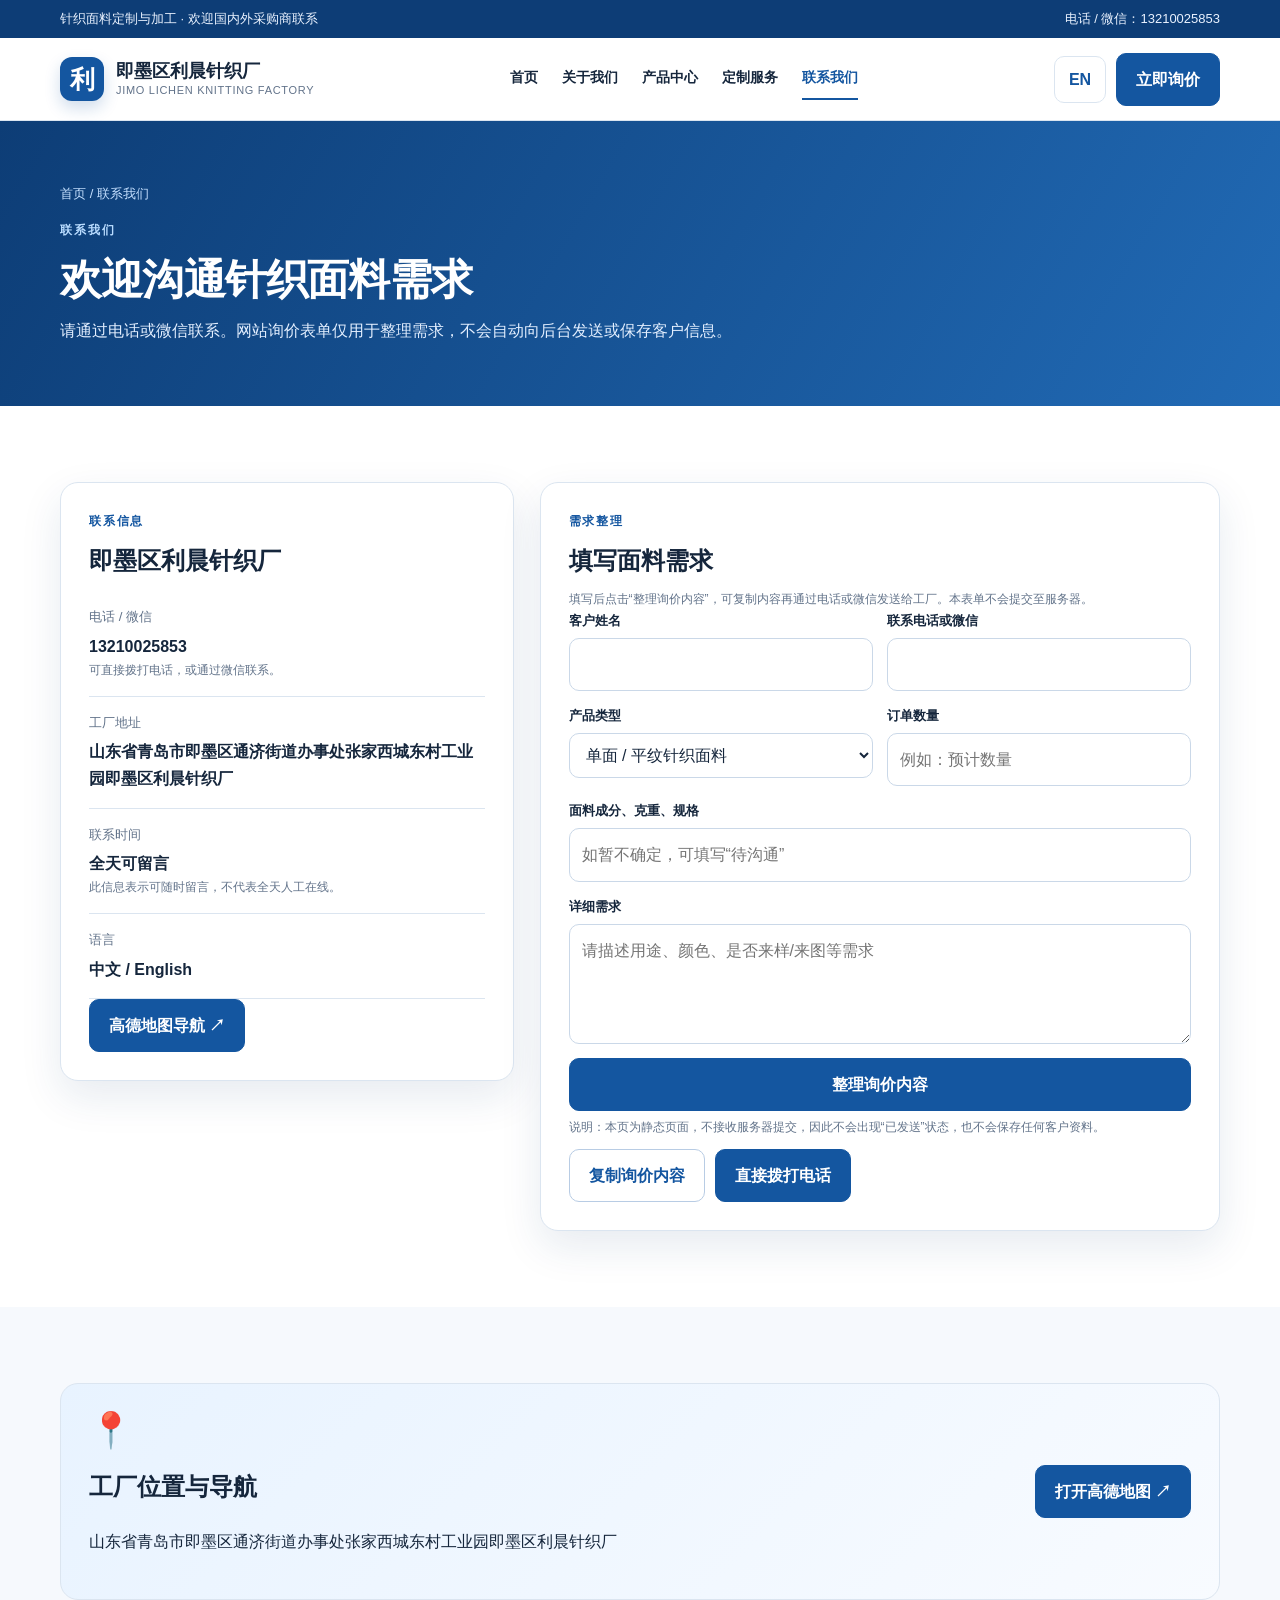
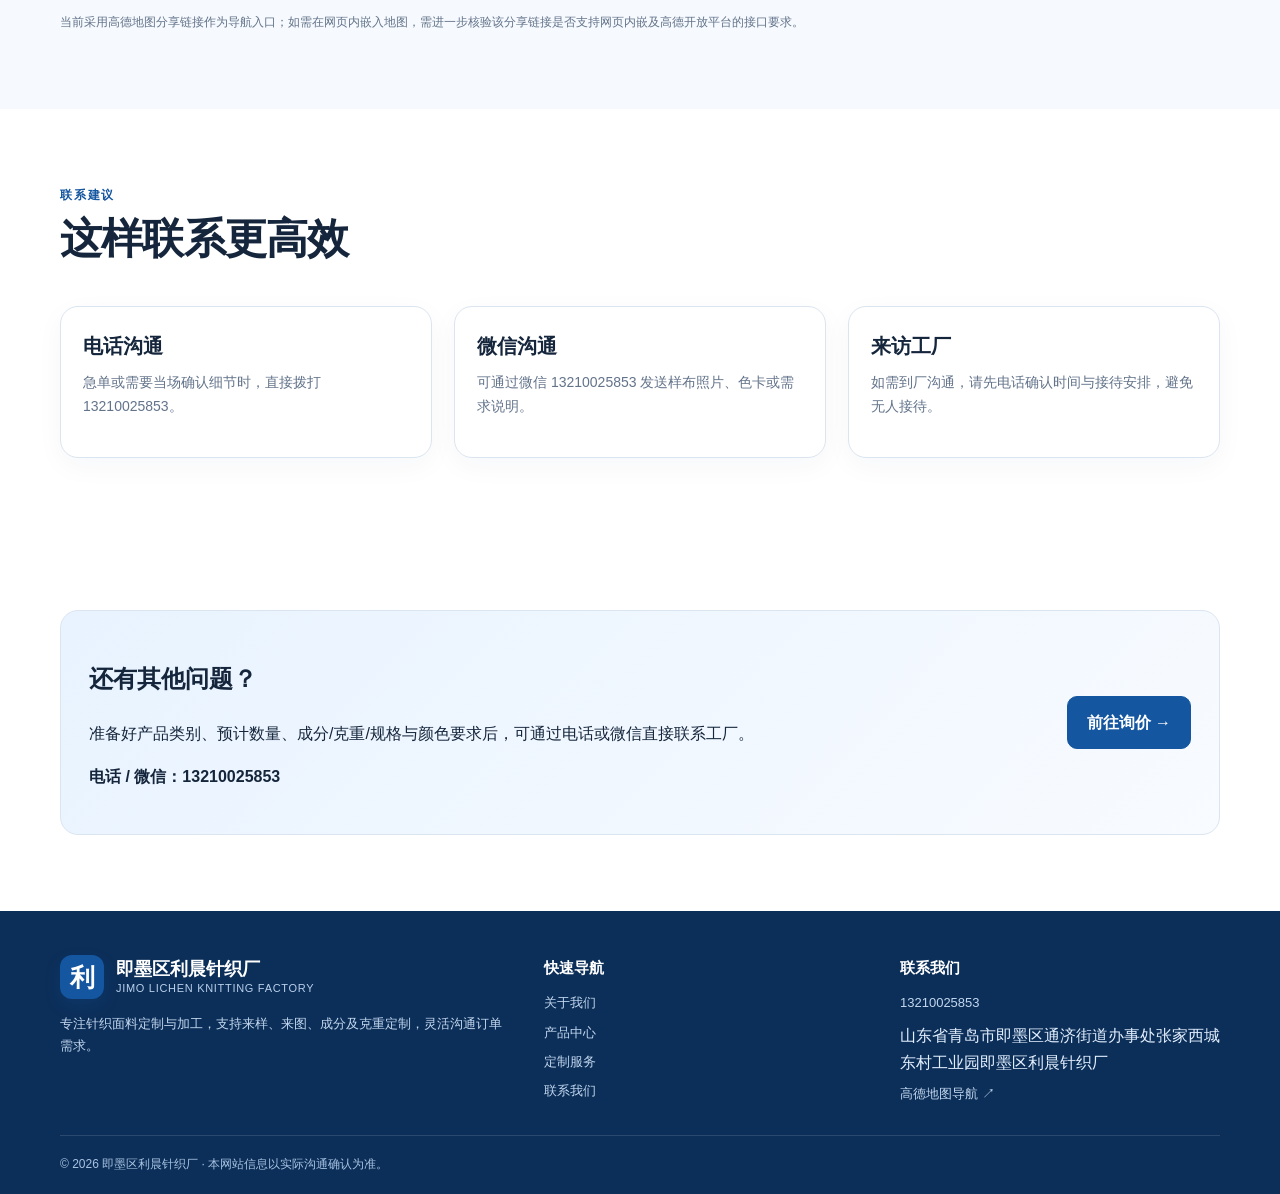
<file: lichen_knitting_website/contact.html>
<!doctype html>
<html lang="zh-CN" data-title-en="Contact | Phone &amp; WeChat 13210025853 - Jimo Lichen Knitting Factory">
<head>
<meta charset="utf-8">
<meta name="viewport" content="width=device-width,initial-scale=1">
<title>联系我们｜电话微信 13210025853 - 即墨区利晨针织厂</title>
<meta name="description" content="即墨区利晨针织厂联系方式：电话与微信 13210025853，地址位于山东省青岛市即墨区通济街道办事处张家西城东村工业园。可拨打电话、加微信或通过高德地图导航到厂。" data-zh="即墨区利晨针织厂联系方式：电话与微信 13210025853，地址位于山东省青岛市即墨区通济街道办事处张家西城东村工业园。可拨打电话、加微信或通过高德地图导航到厂。" data-en="Contact Jimo Lichen Knitting Factory: phone and WeChat 13210025853, located in Zhangjia Xichengdong Village Industrial Park, Tongji Subdistrict, Jimo District, Qingdao, Shandong. Call, message on WeChat or use Amap for directions.">
<meta name="keywords" content="即墨区利晨针织厂联系方式,青岛针织厂电话,即墨针织厂地址,针织面料工厂联系,13210025853" data-zh="即墨区利晨针织厂联系方式,青岛针织厂电话,即墨针织厂地址,针织面料工厂联系,13210025853" data-en="Jimo Lichen Knitting Factory contact, Qingdao knitting factory phone, knitted fabric supplier address, knitting factory WeChat">
<meta name="author" content="即墨区利晨针织厂">
<meta name="robots" content="index,follow">
<meta name="theme-color" content="#1456a0">
<meta name="format-detection" content="telephone=yes">
<meta property="og:type" content="website">
<meta property="og:site_name" content="即墨区利晨针织厂">
<meta property="og:url" content="https://lichen631.github.io/lichen-knitting-website/contact.html">
<meta property="og:locale" content="zh_CN">
<meta property="og:locale:alternate" content="en_US">
<meta property="og:title" content="联系我们｜电话微信 13210025853 - 即墨区利晨针织厂" data-zh="联系我们｜电话微信 13210025853 - 即墨区利晨针织厂" data-en="Contact | Phone &amp; WeChat 13210025853 - Jimo Lichen Knitting Factory">
<meta property="og:description" content="即墨区利晨针织厂联系方式：电话与微信 13210025853，地址位于山东省青岛市即墨区通济街道办事处张家西城东村工业园。可拨打电话、加微信或通过高德地图导航到厂。" data-zh="即墨区利晨针织厂联系方式：电话与微信 13210025853，地址位于山东省青岛市即墨区通济街道办事处张家西城东村工业园。可拨打电话、加微信或通过高德地图导航到厂。" data-en="Contact Jimo Lichen Knitting Factory: phone and WeChat 13210025853, located in Zhangjia Xichengdong Village Industrial Park, Tongji Subdistrict, Jimo District, Qingdao, Shandong. Call, message on WeChat or use Amap for directions.">
<meta property="og:image" content="https://lichen631.github.io/lichen-knitting-website/assets/img/factory-5.jpg">
<meta name="twitter:card" content="summary">
<meta name="twitter:image" content="https://lichen631.github.io/lichen-knitting-website/assets/img/factory-5.jpg">
<meta name="twitter:title" content="联系我们｜电话微信 13210025853 - 即墨区利晨针织厂" data-zh="联系我们｜电话微信 13210025853 - 即墨区利晨针织厂" data-en="Contact | Phone &amp; WeChat 13210025853 - Jimo Lichen Knitting Factory">
<meta name="twitter:description" content="即墨区利晨针织厂联系方式：电话与微信 13210025853，地址位于山东省青岛市即墨区通济街道办事处张家西城东村工业园。可拨打电话、加微信或通过高德地图导航到厂。" data-zh="即墨区利晨针织厂联系方式：电话与微信 13210025853，地址位于山东省青岛市即墨区通济街道办事处张家西城东村工业园。可拨打电话、加微信或通过高德地图导航到厂。" data-en="Contact Jimo Lichen Knitting Factory: phone and WeChat 13210025853, located in Zhangjia Xichengdong Village Industrial Park, Tongji Subdistrict, Jimo District, Qingdao, Shandong. Call, message on WeChat or use Amap for directions.">
<link rel="icon" href="assets/favicon.svg" type="image/svg+xml">
<link rel="apple-touch-icon" href="assets/img/apple-touch-icon.png">
<link rel="manifest" href="site.webmanifest">
<link rel="canonical" href="https://lichen631.github.io/lichen-knitting-website/contact.html">
<link rel="stylesheet" href="assets/style.css">
<script type="application/ld+json">{"@context":"https://schema.org","@type":"BreadcrumbList","itemListElement":[{"@type":"ListItem","position":1,"name":"首页","item":"https://lichen631.github.io/lichen-knitting-website/index.html"},{"@type":"ListItem","position":2,"name":"联系我们"}]}</script>
<script type="application/ld+json">{"@context":"https://schema.org","@type":"LocalBusiness","@id":"#organization","name":"即墨区利晨针织厂","alternateName":"Jimo Lichen Knitting Factory","description":"即墨区利晨针织厂位于山东省青岛市即墨区，拥有自有生产车间和针织设备，提供平纹、双面及其他针织面料的来样、来图定制与加工服务，支持打样及灵活订单。","telephone":"+86-13210025853","address":{"@type":"PostalAddress","streetAddress":"通济街道办事处张家西城东村工业园","addressLocality":"青岛市即墨区","addressRegion":"山东省","addressCountry":"CN"},"areaServed":[{"@type":"Country","name":"中国"},{"@type":"Place","name":"海外采购商"}],"knowsLanguage":["zh-CN","en"],"image":"assets/img/icon-512.png","url":"https://lichen631.github.io/lichen-knitting-website"}</script>
<script src="assets/site.js" defer></script>
</head>
<body>
<a class="skip-link" href="#main" data-zh="跳到主要内容" data-en="Skip to main content">跳到主要内容</a>
<div class="topline"><div class="wrap"><span data-zh="针织面料定制与加工 · 欢迎国内外采购商联系" data-en="Knitted fabric customization &amp; processing · Buyers worldwide welcome">针织面料定制与加工 · 欢迎国内外采购商联系</span><span><span data-zh="电话 / 微信：" data-en="Phone / WeChat: ">电话 / 微信：</span><a href="tel:13210025853">13210025853</a></span></div></div>
<header class="site-header"><div class="wrap nav">
<a class="brand" href="index.html"><span class="brand-mark" aria-hidden="true">利</span><span class="brand-text"><span class="brand-name">即墨区利晨针织厂</span><span class="brand-sub">JIMO LICHEN KNITTING FACTORY</span></span></a>
<button class="menu-btn" type="button" data-zh-aria="打开导航" data-en-aria="Open navigation" aria-label="打开导航">☰</button>
<nav class="navlinks" aria-label="主导航">
<a href="index.html" data-zh="首页" data-en="Home">首页</a><a href="about.html" data-zh="关于我们" data-en="About Us">关于我们</a><a href="products.html" data-zh="产品中心" data-en="Products">产品中心</a><a href="custom.html" data-zh="定制服务" data-en="Customization">定制服务</a><a href="contact.html" data-zh="联系我们" data-en="Contact">联系我们</a>
</nav><div class="nav-actions"><button class="lang" type="button" aria-label="Switch to English" aria-pressed="false">EN</button><a class="btn" href="contact.html" data-zh="立即询价" data-en="Request a Quote">立即询价</a></div>
</div></header>
<main id="main">
<section class="page-hero"><div class="wrap"><nav class="breadcrumbs" data-zh-aria="面包屑导航" data-en-aria="Breadcrumb"><a href="index.html" data-zh="首页" data-en="Home">首页</a> <span aria-hidden="true">/</span> <span aria-current="page" data-zh="联系我们" data-en="Contact">联系我们</span></nav>
<div class="eyebrow" data-zh="联系我们" data-en="CONTACT US">联系我们</div>
<h1 data-zh="欢迎沟通针织面料需求" data-en="Let's Discuss Your Knitted Fabric Needs">欢迎沟通针织面料需求</h1>
<p data-zh="请通过电话或微信联系。网站询价表单仅用于整理需求，不会自动向后台发送或保存客户信息。" data-en="Contact us by phone or WeChat. This static inquiry form helps organize your requirements but does not automatically send or store customer information.">请通过电话或微信联系。网站询价表单仅用于整理需求，不会自动向后台发送或保存客户信息。</p>
</div></section>
<section><div class="wrap contact-grid"><div class="contact-card">
<div class="kicker" data-zh="联系信息" data-en="CONTACT DETAILS">联系信息</div>
<h2 style="margin:0 0 10px" data-zh="即墨区利晨针织厂" data-en="Jimo Lichen Knitting Factory">即墨区利晨针织厂</h2>
<div class="contact-item"><small data-zh="电话 / 微信" data-en="Phone / WeChat">电话 / 微信</small><strong><a href="tel:13210025853">13210025853</a></strong><p class="hint" data-zh="可直接拨打电话，或通过微信联系。" data-en="Call directly or contact us on WeChat.">可直接拨打电话，或通过微信联系。</p></div>
<div class="contact-item"><small data-zh="工厂地址" data-en="Factory Address">工厂地址</small><strong data-zh="山东省青岛市即墨区通济街道办事处张家西城东村工业园即墨区利晨针织厂" data-en="Jimo Lichen Knitting Factory, Zhangjia Xichengdong Village Industrial Park, Tongji Subdistrict, Jimo District, Qingdao, Shandong, China">山东省青岛市即墨区通济街道办事处张家西城东村工业园即墨区利晨针织厂</strong></div>
<div class="contact-item"><small data-zh="联系时间" data-en="Contact Availability">联系时间</small><strong data-zh="全天可留言" data-en="Messages welcome at any time">全天可留言</strong><p class="hint" data-zh="此信息表示可随时留言，不代表全天人工在线。" data-en="Messages can be left at any time; this does not imply 24-hour live staffing.">此信息表示可随时留言，不代表全天人工在线。</p></div>
<div class="contact-item"><small data-zh="语言" data-en="Languages">语言</small><strong data-zh="中文 / English" data-en="Chinese / English">中文 / English</strong></div>
<a class="btn" href="https://surl.amap.com/GzwN9YCG7pf" target="_blank" rel="noopener" data-zh="高德地图导航 ↗" data-en="Amap Directions ↗">高德地图导航 ↗</a>
</div>
<div class="form-card">
<div class="kicker" data-zh="需求整理" data-en="INQUIRY DETAILS">需求整理</div>
<h2 style="margin:0 0 8px" data-zh="填写面料需求" data-en="Describe Your Requirements">填写面料需求</h2>
<p class="hint" data-zh="填写后点击“整理询价内容”，可复制内容再通过电话或微信发送给工厂。本表单不会提交至服务器。" data-en="After filling this out, select &quot;Prepare Inquiry Details&quot; to copy the text, then send it to the factory by phone or WeChat. This form does not submit to a server.">填写后点击“整理询价内容”，可复制内容再通过电话或微信发送给工厂。本表单不会提交至服务器。</p>
<form data-inquiry novalidate="false">
<div class="form-grid">
<div class="field"><label for="name" data-zh="客户姓名" data-en="Name">客户姓名</label><input id="name" name="name" autocomplete="name" required></div>
<div class="field"><label for="contact" data-zh="联系电话或微信" data-en="Phone or WeChat">联系电话或微信</label><input id="contact" name="contact" autocomplete="tel" required></div>
<div class="field"><label for="product" data-zh="产品类型" data-en="Product Type">产品类型</label><select id="product" name="product"><option value="平纹针织面料" data-zh="单面 / 平纹针织面料" data-en="Single Jersey Knit">单面 / 平纹针织面料</option><option value="双面针织面料" data-zh="双面针织面料" data-en="Double Knit Fabric">双面针织面料</option><option value="其他针织面料" data-zh="其他针织面料" data-en="Other Knitted Fabric">其他针织面料</option><option value="暂不确定" data-zh="暂不确定，需要沟通" data-en="Not sure yet">暂不确定，需要沟通</option></select></div>
<div class="field"><label for="quantity" data-zh="订单数量" data-en="Order Quantity">订单数量</label><input id="quantity" name="quantity" data-zh-placeholder="例如：预计数量" data-en-placeholder="e.g. estimated quantity" placeholder="例如：预计数量"></div>
<div class="field full"><label for="spec" data-zh="面料成分、克重、规格" data-en="Composition, Weight & Specifications">面料成分、克重、规格</label><input id="spec" name="spec" data-zh-placeholder="如暂不确定，可填写“待沟通”" data-en-placeholder="Write &quot;to be discussed&quot; if unsure" placeholder="如暂不确定，可填写“待沟通”"></div>
<div class="field full"><label for="details" data-zh="详细需求" data-en="Details">详细需求</label><textarea id="details" name="details" data-zh-placeholder="请描述用途、颜色、是否来样/来图等需求" data-en-placeholder="Application, color, sample or design details" placeholder="请描述用途、颜色、是否来样/来图等需求"></textarea></div>
<div class="field full"><button class="btn" type="submit" data-zh="整理询价内容" data-en="Prepare Inquiry Details">整理询价内容</button>
<p class="hint" data-zh="说明：本页为静态页面，不接收服务器提交，因此不会出现“已发送”状态，也不会保存任何客户资料。" data-en="Note: this is a static page. It does not accept server submissions, so no &quot;sent&quot; status is shown and no customer data is stored.">说明：本页为静态页面，不接收服务器提交，因此不会出现“已发送”状态，也不会保存任何客户资料。</p></div>
</div>
</form>
<div id="inquiry-result" class="notice hidden" style="margin-top:18px"></div>
<div style="display:flex;gap:10px;flex-wrap:wrap;margin-top:12px"><button id="copy-inquiry" class="btn secondary" type="button" data-zh="复制询价内容" data-en="Copy Inquiry Details">复制询价内容</button><a class="btn" href="tel:13210025853" data-zh="直接拨打电话" data-en="Call Us Now">直接拨打电话</a></div>
<p id="inquiry-status" class="sr-only" role="status" aria-live="polite"></p>
</div></div></section>
<section class="band"><div class="wrap"><div class="map-panel"><div><div class="map-pin" aria-hidden="true">📍</div>
<h2 data-zh="工厂位置与导航" data-en="Factory Location & Directions">工厂位置与导航</h2>
<p data-zh="山东省青岛市即墨区通济街道办事处张家西城东村工业园即墨区利晨针织厂" data-en="Jimo Lichen Knitting Factory, Zhangjia Xichengdong Village Industrial Park, Tongji Subdistrict, Jimo District, Qingdao, Shandong, China">山东省青岛市即墨区通济街道办事处张家西城东村工业园即墨区利晨针织厂</p></div>
<a class="btn" href="https://surl.amap.com/GzwN9YCG7pf" target="_blank" rel="noopener" data-zh="打开高德地图 ↗" data-en="Open Amap ↗">打开高德地图 ↗</a></div>
<p class="hint" style="margin-top:12px" data-zh="当前采用高德地图分享链接作为导航入口；如需在网页内嵌入地图，需进一步核验该分享链接是否支持网页内嵌及高德开放平台的接口要求。" data-en="The Amap share link is used as a directions entry. Embedding a map would require verifying whether this share link supports embedding and reviewing the Amap open platform requirements.">当前采用高德地图分享链接作为导航入口；如需在网页内嵌入地图，需进一步核验该分享链接是否支持网页内嵌及高德开放平台的接口要求。</p>
</div></section>
<section><div class="wrap"><div class="section-head"><div>
<div class="kicker" data-zh="联系建议" data-en="HOW TO REACH US">联系建议</div>
<h2 data-zh="这样联系更高效" data-en="The Fastest Way to Reach Us">这样联系更高效</h2>
</div></div><div class="grid-3">
<div class="card"><div class="card-body"><h3 data-zh="电话沟通" data-en="By Phone">电话沟通</h3><p data-zh="急单或需要当场确认细节时，直接拨打 13210025853。" data-en="For urgent enquiries or details to confirm on the spot, call 13210025853 directly.">急单或需要当场确认细节时，直接拨打 13210025853。</p></div></div>
<div class="card"><div class="card-body"><h3 data-zh="微信沟通" data-en="By WeChat">微信沟通</h3><p data-zh="可通过微信 13210025853 发送样布照片、色卡或需求说明。" data-en="Send swatch photos, color cards or requirement notes via WeChat 13210025853.">可通过微信 13210025853 发送样布照片、色卡或需求说明。</p></div></div>
<div class="card"><div class="card-body"><h3 data-zh="来访工厂" data-en="Visiting the Factory">来访工厂</h3><p data-zh="如需到厂沟通，请先电话确认时间与接待安排，避免无人接待。" data-en="If you plan to visit, please call ahead to confirm a time and reception arrangements.">如需到厂沟通，请先电话确认时间与接待安排，避免无人接待。</p></div></div>
</div></div></section>
<section><div class="wrap map-panel"><div><h2 data-zh="还有其他问题？" data-en="Any Other Questions?">还有其他问题？</h2><p data-zh="准备好产品类别、预计数量、成分/克重/规格与颜色要求后，可通过电话或微信直接联系工厂。" data-en="Once you have the product category, estimated quantity, composition, weight, specifications and colours ready, contact the factory directly by phone or WeChat.">准备好产品类别、预计数量、成分/克重/规格与颜色要求后，可通过电话或微信直接联系工厂。</p><p><strong data-zh="电话 / 微信：13210025853" data-en="Phone / WeChat: 13210025853">电话 / 微信：13210025853</strong></p></div><a class="btn" href="contact.html" data-zh="前往询价 →" data-en="Request a Quote →">前往询价 →</a></div></section>
</main>
<footer class="footer"><div class="wrap"><div class="footer-grid">
<div><div class="brand" style="color:white;margin-bottom:14px"><span class="brand-mark">利</span><span class="brand-text"><span class="brand-name" style="color:white">即墨区利晨针织厂</span><span class="brand-sub" style="color:#b9d0ec">JIMO LICHEN KNITTING FACTORY</span></span></div><p data-zh="专注针织面料定制与加工，支持来样、来图、成分及克重定制，灵活沟通订单需求。" data-en="Knitted fabric customization and processing, including sample-based, design-based, composition and weight customization.">专注针织面料定制与加工，支持来样、来图、成分及克重定制，灵活沟通订单需求。</p></div>
<div><h3 data-zh="快速导航" data-en="Quick Links">快速导航</h3><div class="footer-links"><a href="about.html" data-zh="关于我们" data-en="About Us">关于我们</a><a href="products.html" data-zh="产品中心" data-en="Products">产品中心</a><a href="custom.html" data-zh="定制服务" data-en="Customization">定制服务</a><a href="contact.html" data-zh="联系我们" data-en="Contact">联系我们</a></div></div>
<div><h3 data-zh="联系我们" data-en="Contact">联系我们</h3><div class="footer-links"><a href="tel:13210025853">13210025853</a><span data-zh="山东省青岛市即墨区通济街道办事处张家西城东村工业园即墨区利晨针织厂" data-en="Jimo Lichen Knitting Factory, Zhangjia Xichengdong Village Industrial Park, Tongji Subdistrict, Jimo District, Qingdao, Shandong, China">山东省青岛市即墨区通济街道办事处张家西城东村工业园即墨区利晨针织厂</span><a href="https://surl.amap.com/GzwN9YCG7pf" target="_blank" rel="noopener" data-zh="高德地图导航 ↗" data-en="Amap Directions ↗">高德地图导航 ↗</a></div></div>
</div><div class="copyright">© <span id="year">2026</span> 即墨区利晨针织厂 · <span data-zh="本网站信息以实际沟通确认为准。" data-en="Website information is subject to confirmation through direct communication.">本网站信息以实际沟通确认为准。</span></div></div></footer>
</body></html>
</file>
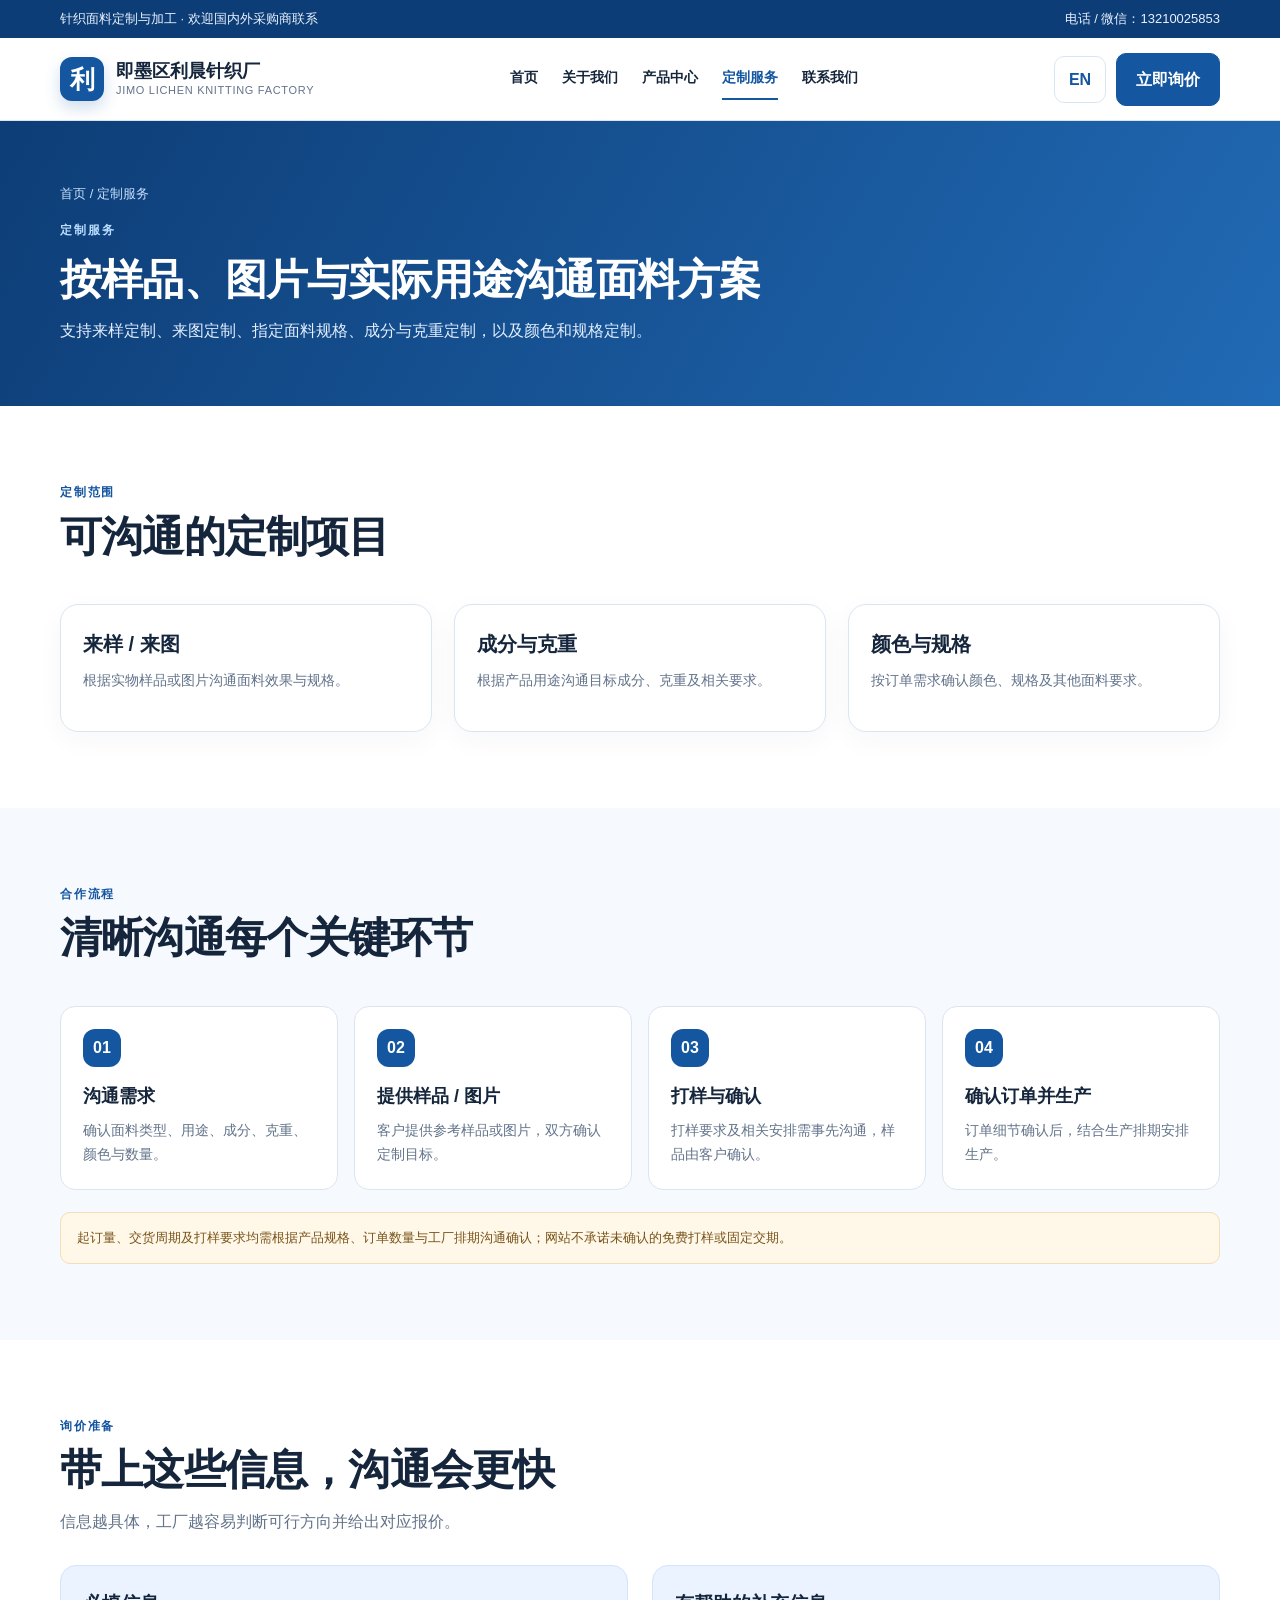
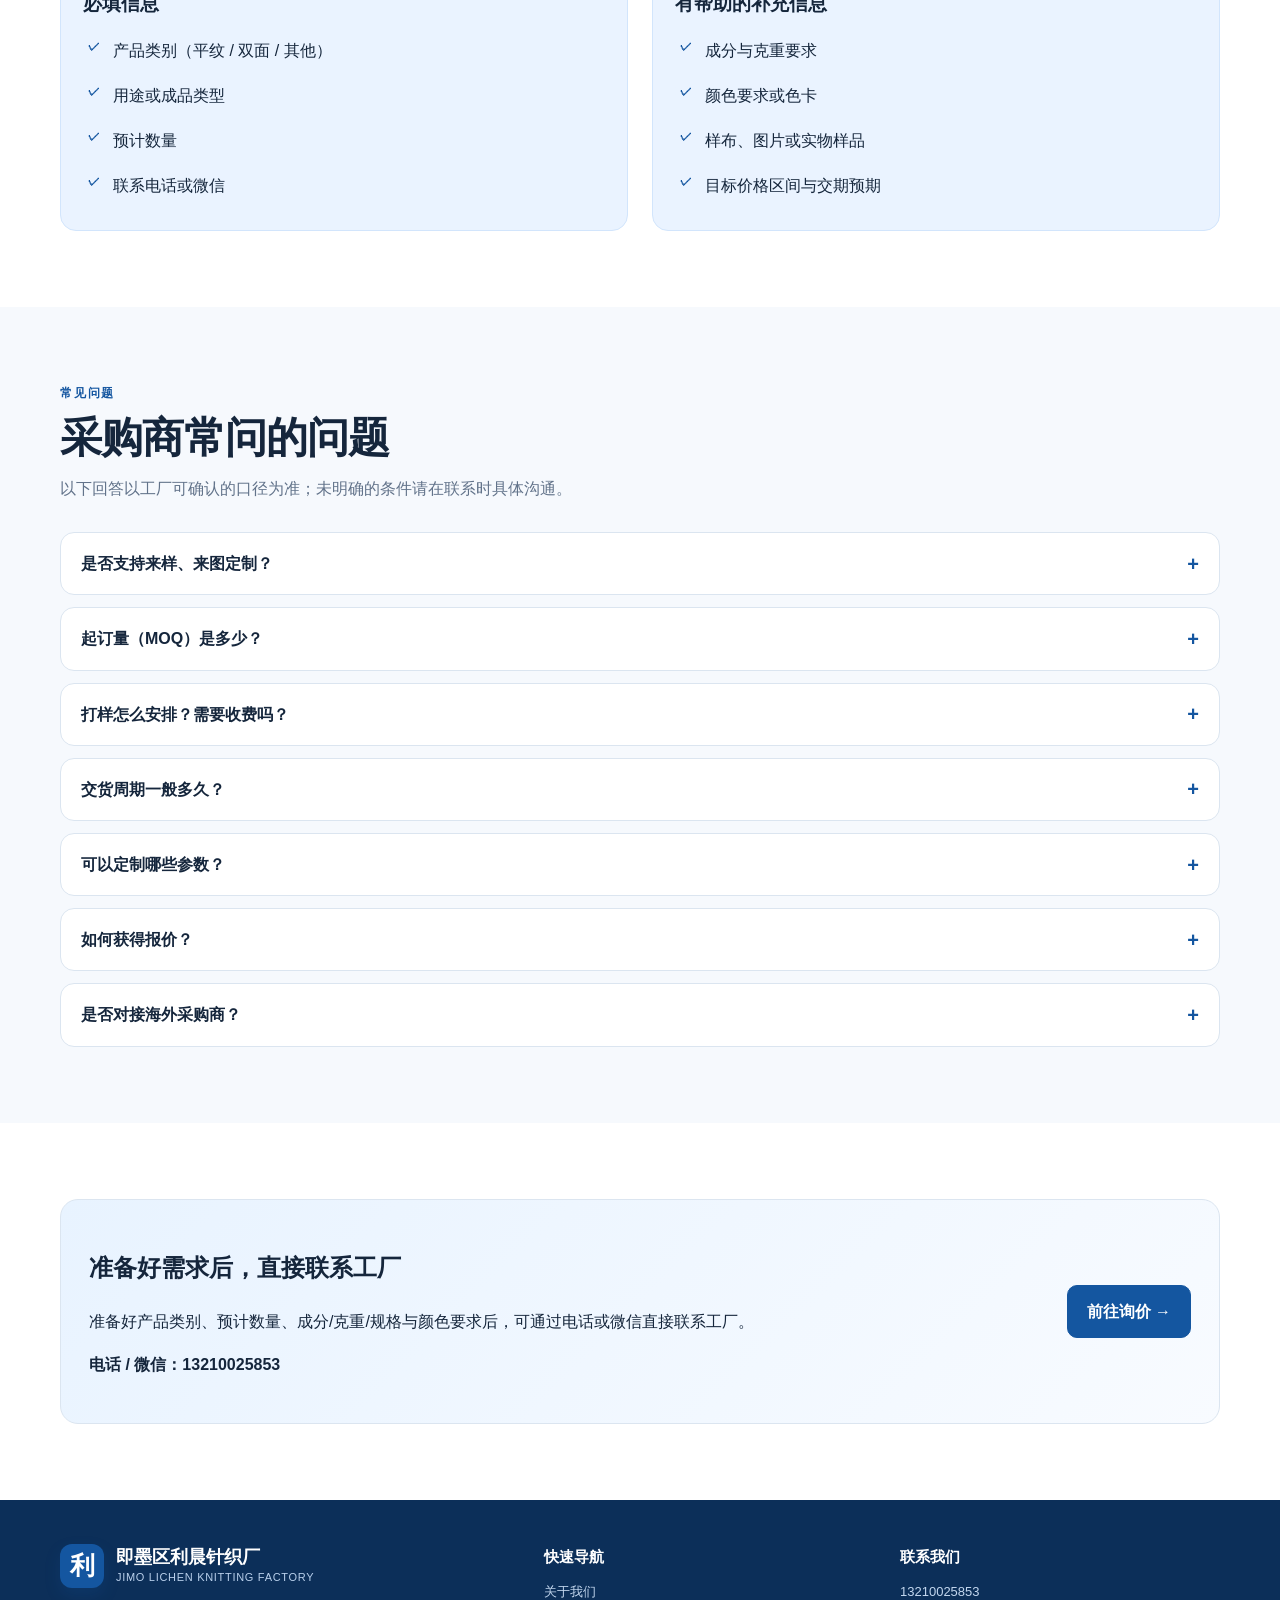
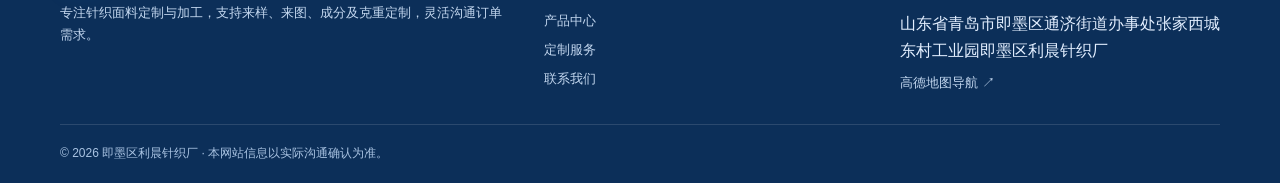
<file: lichen_knitting_website/custom.html>
<!doctype html>
<html lang="zh-CN" data-title-en="Customization | Sample-Based, Design-Based Fabric Customization - Jimo Lichen">
<head>
<meta charset="utf-8">
<meta name="viewport" content="width=device-width,initial-scale=1">
<title>定制服务｜来样·来图·成分克重定制 - 即墨区利晨针织厂</title>
<meta name="description" content="即墨区利晨针织厂提供针织面料来样定制、来图定制、指定规格、成分与克重、颜色与规格定制，支持打样。起订量、报价与交期按实际需求沟通确认。" data-zh="即墨区利晨针织厂提供针织面料来样定制、来图定制、指定规格、成分与克重、颜色与规格定制，支持打样。起订量、报价与交期按实际需求沟通确认。" data-en="Custom knitted fabric service: sample-based and design-based customization, specified composition, weight, color and specifications, with sampling by arrangement. MOQ, pricing and lead time confirmed per inquiry.">
<meta name="keywords" content="针织面料定制,来样定制,来图定制,克重定制,成分定制,针织打样,针织加工,即墨区利晨针织厂" data-zh="针织面料定制,来样定制,来图定制,克重定制,成分定制,针织打样,针织加工,即墨区利晨针织厂" data-en="custom knitted fabric, sample-based fabric customization, design-based fabric customization, fabric weight customization, knitting sampling, knit fabric processing China">
<meta name="author" content="即墨区利晨针织厂">
<meta name="robots" content="index,follow">
<meta name="theme-color" content="#1456a0">
<meta name="format-detection" content="telephone=yes">
<meta property="og:type" content="website">
<meta property="og:site_name" content="即墨区利晨针织厂">
<meta property="og:url" content="https://lichen631.github.io/lichen-knitting-website/custom.html">
<meta property="og:locale" content="zh_CN">
<meta property="og:locale:alternate" content="en_US">
<meta property="og:title" content="定制服务｜来样·来图·成分克重定制 - 即墨区利晨针织厂" data-zh="定制服务｜来样·来图·成分克重定制 - 即墨区利晨针织厂" data-en="Customization | Sample-Based, Design-Based Fabric Customization - Jimo Lichen">
<meta property="og:description" content="即墨区利晨针织厂提供针织面料来样定制、来图定制、指定规格、成分与克重、颜色与规格定制，支持打样。起订量、报价与交期按实际需求沟通确认。" data-zh="即墨区利晨针织厂提供针织面料来样定制、来图定制、指定规格、成分与克重、颜色与规格定制，支持打样。起订量、报价与交期按实际需求沟通确认。" data-en="Custom knitted fabric service: sample-based and design-based customization, specified composition, weight, color and specifications, with sampling by arrangement. MOQ, pricing and lead time confirmed per inquiry.">
<meta property="og:image" content="https://lichen631.github.io/lichen-knitting-website/assets/img/fabric-single-jersey.jpg">
<meta name="twitter:card" content="summary">
<meta name="twitter:image" content="https://lichen631.github.io/lichen-knitting-website/assets/img/fabric-single-jersey.jpg">
<meta name="twitter:title" content="定制服务｜来样·来图·成分克重定制 - 即墨区利晨针织厂" data-zh="定制服务｜来样·来图·成分克重定制 - 即墨区利晨针织厂" data-en="Customization | Sample-Based, Design-Based Fabric Customization - Jimo Lichen">
<meta name="twitter:description" content="即墨区利晨针织厂提供针织面料来样定制、来图定制、指定规格、成分与克重、颜色与规格定制，支持打样。起订量、报价与交期按实际需求沟通确认。" data-zh="即墨区利晨针织厂提供针织面料来样定制、来图定制、指定规格、成分与克重、颜色与规格定制，支持打样。起订量、报价与交期按实际需求沟通确认。" data-en="Custom knitted fabric service: sample-based and design-based customization, specified composition, weight, color and specifications, with sampling by arrangement. MOQ, pricing and lead time confirmed per inquiry.">
<link rel="icon" href="assets/favicon.svg" type="image/svg+xml">
<link rel="apple-touch-icon" href="assets/img/apple-touch-icon.png">
<link rel="manifest" href="site.webmanifest">
<link rel="canonical" href="https://lichen631.github.io/lichen-knitting-website/custom.html">
<link rel="stylesheet" href="assets/style.css">
<script type="application/ld+json">{"@context":"https://schema.org","@type":"BreadcrumbList","itemListElement":[{"@type":"ListItem","position":1,"name":"首页","item":"https://lichen631.github.io/lichen-knitting-website/index.html"},{"@type":"ListItem","position":2,"name":"定制服务"}]}</script>
<script type="application/ld+json">{"@context":"https://schema.org","@type":"FAQPage","mainEntity":[{"@type":"Question","name":"是否支持来样、来图定制？","acceptedAnswer":{"@type":"Answer","text":"支持。您可以提供实物样品或清晰的产品图片作为沟通依据，工厂据此沟通面料组织、成分、克重与规格。"}},{"@type":"Question","name":"起订量（MOQ）是多少？","acceptedAnswer":{"@type":"Answer","text":"起订量需要按面料规格、颜色数量与工厂当期生产排期沟通确认。网站不公布固定起订量，以免与实际条件不符。"}},{"@type":"Question","name":"打样怎么安排？需要收费吗？","acceptedAnswer":{"@type":"Answer","text":"支持打样。打样的时间、费用与具体安排需要提前沟通确认，网站不做“免费打样”的承诺。"}},{"@type":"Question","name":"交货周期一般多久？","acceptedAnswer":{"@type":"Answer","text":"交期根据订单规格、数量与当期生产排期确认，具体以沟通结果为准，网站不承诺固定交期。"}},{"@type":"Question","name":"可以定制哪些参数？","acceptedAnswer":{"@type":"Answer","text":"可以沟通来样、来图、指定面料规格、成分与克重、颜色与规格等内容，具体可行的范围以沟通确认为准。"}},{"@type":"Question","name":"如何获得报价？","acceptedAnswer":{"@type":"Answer","text":"网站不公开固定价格。请提供产品类别、用途、成分/克重/规格、颜色与预计数量，工厂会据此沟通报价。"}},{"@type":"Question","name":"是否对接海外采购商？","acceptedAnswer":{"@type":"Answer","text":"工厂面向国内外采购商，可以用中文或英文沟通。贸易方式与物流安排请在联系时具体确认。"}}]}</script>
<script type="application/ld+json">{"@context":"https://schema.org","@type":"LocalBusiness","@id":"#organization","name":"即墨区利晨针织厂","alternateName":"Jimo Lichen Knitting Factory","description":"即墨区利晨针织厂位于山东省青岛市即墨区，拥有自有生产车间和针织设备，提供平纹、双面及其他针织面料的来样、来图定制与加工服务，支持打样及灵活订单。","telephone":"+86-13210025853","address":{"@type":"PostalAddress","streetAddress":"通济街道办事处张家西城东村工业园","addressLocality":"青岛市即墨区","addressRegion":"山东省","addressCountry":"CN"},"areaServed":[{"@type":"Country","name":"中国"},{"@type":"Place","name":"海外采购商"}],"knowsLanguage":["zh-CN","en"],"image":"assets/img/icon-512.png","url":"https://lichen631.github.io/lichen-knitting-website"}</script>
<script src="assets/site.js" defer></script>
</head>
<body>
<a class="skip-link" href="#main" data-zh="跳到主要内容" data-en="Skip to main content">跳到主要内容</a>
<div class="topline"><div class="wrap"><span data-zh="针织面料定制与加工 · 欢迎国内外采购商联系" data-en="Knitted fabric customization &amp; processing · Buyers worldwide welcome">针织面料定制与加工 · 欢迎国内外采购商联系</span><span><span data-zh="电话 / 微信：" data-en="Phone / WeChat: ">电话 / 微信：</span><a href="tel:13210025853">13210025853</a></span></div></div>
<header class="site-header"><div class="wrap nav">
<a class="brand" href="index.html"><span class="brand-mark" aria-hidden="true">利</span><span class="brand-text"><span class="brand-name">即墨区利晨针织厂</span><span class="brand-sub">JIMO LICHEN KNITTING FACTORY</span></span></a>
<button class="menu-btn" type="button" data-zh-aria="打开导航" data-en-aria="Open navigation" aria-label="打开导航">☰</button>
<nav class="navlinks" aria-label="主导航">
<a href="index.html" data-zh="首页" data-en="Home">首页</a><a href="about.html" data-zh="关于我们" data-en="About Us">关于我们</a><a href="products.html" data-zh="产品中心" data-en="Products">产品中心</a><a href="custom.html" data-zh="定制服务" data-en="Customization">定制服务</a><a href="contact.html" data-zh="联系我们" data-en="Contact">联系我们</a>
</nav><div class="nav-actions"><button class="lang" type="button" aria-label="Switch to English" aria-pressed="false">EN</button><a class="btn" href="contact.html" data-zh="立即询价" data-en="Request a Quote">立即询价</a></div>
</div></header>
<main id="main">
<section class="page-hero"><div class="wrap"><nav class="breadcrumbs" data-zh-aria="面包屑导航" data-en-aria="Breadcrumb"><a href="index.html" data-zh="首页" data-en="Home">首页</a> <span aria-hidden="true">/</span> <span aria-current="page" data-zh="定制服务" data-en="Customization">定制服务</span></nav>
<div class="eyebrow" data-zh="定制服务" data-en="CUSTOMIZATION">定制服务</div>
<h1 data-zh="按样品、图片与实际用途沟通面料方案" data-en="Fabric Solutions Based on Samples, Designs & Applications">按样品、图片与实际用途沟通面料方案</h1>
<p data-zh="支持来样定制、来图定制、指定面料规格、成分与克重定制，以及颜色和规格定制。" data-en="Customization is available based on samples, designs, requested specifications, composition, weight, colors and other requirements.">支持来样定制、来图定制、指定面料规格、成分与克重定制，以及颜色和规格定制。</p>
</div></section>
<section><div class="wrap"><div class="section-head"><div>
<div class="kicker" data-zh="定制范围" data-en="CUSTOMIZATION OPTIONS">定制范围</div>
<h2 data-zh="可沟通的定制项目" data-en="What We Can Discuss">可沟通的定制项目</h2>
</div></div><div class="grid-3">
<div class="card"><div class="card-body"><h3 data-zh="来样 / 来图" data-en="Samples / Designs">来样 / 来图</h3><p data-zh="根据实物样品或图片沟通面料效果与规格。" data-en="Discuss fabric appearance and specifications based on a physical sample or image.">根据实物样品或图片沟通面料效果与规格。</p></div></div>
<div class="card"><div class="card-body"><h3 data-zh="成分与克重" data-en="Composition & Weight">成分与克重</h3><p data-zh="根据产品用途沟通目标成分、克重及相关要求。" data-en="Discuss target composition, weight and related requirements for the intended use.">根据产品用途沟通目标成分、克重及相关要求。</p></div></div>
<div class="card"><div class="card-body"><h3 data-zh="颜色与规格" data-en="Color & Specifications">颜色与规格</h3><p data-zh="按订单需求确认颜色、规格及其他面料要求。" data-en="Confirm colors, specifications and other fabric requirements for each order.">按订单需求确认颜色、规格及其他面料要求。</p></div></div>
</div></div></section>
<section class="band"><div class="wrap"><div class="section-head"><div>
<div class="kicker" data-zh="合作流程" data-en="PROCESS">合作流程</div>
<h2 data-zh="清晰沟通每个关键环节" data-en="A Clear Process for Each Order">清晰沟通每个关键环节</h2>
</div></div><div class="steps">
<div class="step"><h3 data-zh="沟通需求" data-en="Discuss Requirements">沟通需求</h3><p data-zh="确认面料类型、用途、成分、克重、颜色与数量。" data-en="Confirm fabric type, application, composition, weight, color and quantity.">确认面料类型、用途、成分、克重、颜色与数量。</p></div>
<div class="step"><h3 data-zh="提供样品 / 图片" data-en="Share Sample / Image">提供样品 / 图片</h3><p data-zh="客户提供参考样品或图片，双方确认定制目标。" data-en="Share a reference sample or image and align on the target.">客户提供参考样品或图片，双方确认定制目标。</p></div>
<div class="step"><h3 data-zh="打样与确认" data-en="Sampling & Confirmation">打样与确认</h3><p data-zh="打样要求及相关安排需事先沟通，样品由客户确认。" data-en="Sampling requirements and arrangements are agreed in advance, followed by customer approval.">打样要求及相关安排需事先沟通，样品由客户确认。</p></div>
<div class="step"><h3 data-zh="确认订单并生产" data-en="Confirm Order & Produce">确认订单并生产</h3><p data-zh="订单细节确认后，结合生产排期安排生产。" data-en="Production is scheduled after order details are confirmed.">订单细节确认后，结合生产排期安排生产。</p></div>
</div>
<div class="notice" style="margin-top:22px" data-zh="起订量、交货周期及打样要求均需根据产品规格、订单数量与工厂排期沟通确认；网站不承诺未确认的免费打样或固定交期。" data-en="Minimum order quantities, lead times and sampling terms are confirmed case by case. No unconfirmed free sampling or fixed lead time is promised.">起订量、交货周期及打样要求均需根据产品规格、订单数量与工厂排期沟通确认；网站不承诺未确认的免费打样或固定交期。</div>
</div></section>
<section><div class="wrap"><div class="section-head"><div>
<div class="kicker" data-zh="询价准备" data-en="BEFORE YOU ASK">询价准备</div>
<h2 data-zh="带上这些信息，沟通会更快" data-en="Bring These Details for a Faster Discussion">带上这些信息，沟通会更快</h2>
<p data-zh="信息越具体，工厂越容易判断可行方向并给出对应报价。" data-en="The more specific the information, the easier it is to assess feasible directions and quote accordingly.">信息越具体，工厂越容易判断可行方向并给出对应报价。</p>
</div></div><div class="grid-2">
<div class="info-box"><h3 style="margin:0 0 8px" data-zh="必填信息" data-en="Essential">必填信息</h3><ul class="checklist" style="margin:8px 0 0"><li data-zh="产品类别（平纹 / 双面 / 其他）" data-en="Product category (single jersey / double knit / other)">产品类别（平纹 / 双面 / 其他）</li><li data-zh="用途或成品类型" data-en="Intended use or finished product type">用途或成品类型</li><li data-zh="预计数量" data-en="Estimated quantity">预计数量</li><li data-zh="联系电话或微信" data-en="Phone number or WeChat">联系电话或微信</li></ul></div>
<div class="info-box"><h3 style="margin:0 0 8px" data-zh="有帮助的补充信息" data-en="Helpful extras">有帮助的补充信息</h3><ul class="checklist" style="margin:8px 0 0"><li data-zh="成分与克重要求" data-en="Composition and weight requirements">成分与克重要求</li><li data-zh="颜色要求或色卡" data-en="Color requirements or a color card">颜色要求或色卡</li><li data-zh="样布、图片或实物样品" data-en="A swatch, image or physical sample">样布、图片或实物样品</li><li data-zh="目标价格区间与交期预期" data-en="Target price range and expected lead time">目标价格区间与交期预期</li></ul></div>
</div></div></section>
<section class="band" id="faq"><div class="wrap"><div class="section-head"><div><div class="kicker" data-zh="常见问题" data-en="FAQ">常见问题</div><h2 data-zh="采购商常问的问题" data-en="Questions Buyers Often Ask">采购商常问的问题</h2><p data-zh="以下回答以工厂可确认的口径为准；未明确的条件请在联系时具体沟通。" data-en="These answers reflect what the factory can confirm. Anything not stated here is agreed at the time of contact.">以下回答以工厂可确认的口径为准；未明确的条件请在联系时具体沟通。</p></div></div><div class="faq"><details><summary data-zh="是否支持来样、来图定制？" data-en="Do you support sample-based or design-based customization?">是否支持来样、来图定制？</summary><p class="faq-a" data-zh="支持。您可以提供实物样品或清晰的产品图片作为沟通依据，工厂据此沟通面料组织、成分、克重与规格。" data-en="Yes. You can share a physical sample or clear product images as a reference, and the factory will discuss the knit structure, composition, weight and specifications accordingly.">支持。您可以提供实物样品或清晰的产品图片作为沟通依据，工厂据此沟通面料组织、成分、克重与规格。</p></details><details><summary data-zh="起订量（MOQ）是多少？" data-en="What is the minimum order quantity?">起订量（MOQ）是多少？</summary><p class="faq-a" data-zh="起订量需要按面料规格、颜色数量与工厂当期生产排期沟通确认。网站不公布固定起订量，以免与实际条件不符。" data-en="MOQ is confirmed according to fabric specifications, colour quantities and the factory&#x27;s current production schedule. No fixed MOQ is published, to avoid quoting conditions that may not apply.">起订量需要按面料规格、颜色数量与工厂当期生产排期沟通确认。网站不公布固定起订量，以免与实际条件不符。</p></details><details><summary data-zh="打样怎么安排？需要收费吗？" data-en="How is sampling handled? Is it free?">打样怎么安排？需要收费吗？</summary><p class="faq-a" data-zh="支持打样。打样的时间、费用与具体安排需要提前沟通确认，网站不做“免费打样”的承诺。" data-en="Sampling is available. Timing, cost and the exact arrangement are agreed in advance; the website does not promise free sampling.">支持打样。打样的时间、费用与具体安排需要提前沟通确认，网站不做“免费打样”的承诺。</p></details><details><summary data-zh="交货周期一般多久？" data-en="What is the lead time?">交货周期一般多久？</summary><p class="faq-a" data-zh="交期根据订单规格、数量与当期生产排期确认，具体以沟通结果为准，网站不承诺固定交期。" data-en="Lead time is confirmed according to specifications, quantity and the current production schedule. No fixed lead time is promised.">交期根据订单规格、数量与当期生产排期确认，具体以沟通结果为准，网站不承诺固定交期。</p></details><details><summary data-zh="可以定制哪些参数？" data-en="Which parameters can be customized?">可以定制哪些参数？</summary><p class="faq-a" data-zh="可以沟通来样、来图、指定面料规格、成分与克重、颜色与规格等内容，具体可行的范围以沟通确认为准。" data-en="Sample-based and design-based work, specified fabric specifications, composition and weight, colour and other requirements can be discussed; the feasible scope is confirmed during discussion.">可以沟通来样、来图、指定面料规格、成分与克重、颜色与规格等内容，具体可行的范围以沟通确认为准。</p></details><details><summary data-zh="如何获得报价？" data-en="How do I get a quotation?">如何获得报价？</summary><p class="faq-a" data-zh="网站不公开固定价格。请提供产品类别、用途、成分/克重/规格、颜色与预计数量，工厂会据此沟通报价。" data-en="No fixed prices are listed. Please provide the product category, intended use, composition, weight, specifications, colours and estimated quantity, and a quotation will be discussed accordingly.">网站不公开固定价格。请提供产品类别、用途、成分/克重/规格、颜色与预计数量，工厂会据此沟通报价。</p></details><details><summary data-zh="是否对接海外采购商？" data-en="Do you work with overseas buyers?">是否对接海外采购商？</summary><p class="faq-a" data-zh="工厂面向国内外采购商，可以用中文或英文沟通。贸易方式与物流安排请在联系时具体确认。" data-en="The factory serves both domestic and overseas buyers and can communicate in Chinese or English. Trade terms and logistics are confirmed at the time of contact.">工厂面向国内外采购商，可以用中文或英文沟通。贸易方式与物流安排请在联系时具体确认。</p></details></div></div></section>
<section><div class="wrap map-panel"><div><h2 data-zh="准备好需求后，直接联系工厂" data-en="Contact the Factory Once Your Requirements Are Ready">准备好需求后，直接联系工厂</h2><p data-zh="准备好产品类别、预计数量、成分/克重/规格与颜色要求后，可通过电话或微信直接联系工厂。" data-en="Once you have the product category, estimated quantity, composition, weight, specifications and colours ready, contact the factory directly by phone or WeChat.">准备好产品类别、预计数量、成分/克重/规格与颜色要求后，可通过电话或微信直接联系工厂。</p><p><strong data-zh="电话 / 微信：13210025853" data-en="Phone / WeChat: 13210025853">电话 / 微信：13210025853</strong></p></div><a class="btn" href="contact.html" data-zh="前往询价 →" data-en="Request a Quote →">前往询价 →</a></div></section>
</main>
<footer class="footer"><div class="wrap"><div class="footer-grid">
<div><div class="brand" style="color:white;margin-bottom:14px"><span class="brand-mark">利</span><span class="brand-text"><span class="brand-name" style="color:white">即墨区利晨针织厂</span><span class="brand-sub" style="color:#b9d0ec">JIMO LICHEN KNITTING FACTORY</span></span></div><p data-zh="专注针织面料定制与加工，支持来样、来图、成分及克重定制，灵活沟通订单需求。" data-en="Knitted fabric customization and processing, including sample-based, design-based, composition and weight customization.">专注针织面料定制与加工，支持来样、来图、成分及克重定制，灵活沟通订单需求。</p></div>
<div><h3 data-zh="快速导航" data-en="Quick Links">快速导航</h3><div class="footer-links"><a href="about.html" data-zh="关于我们" data-en="About Us">关于我们</a><a href="products.html" data-zh="产品中心" data-en="Products">产品中心</a><a href="custom.html" data-zh="定制服务" data-en="Customization">定制服务</a><a href="contact.html" data-zh="联系我们" data-en="Contact">联系我们</a></div></div>
<div><h3 data-zh="联系我们" data-en="Contact">联系我们</h3><div class="footer-links"><a href="tel:13210025853">13210025853</a><span data-zh="山东省青岛市即墨区通济街道办事处张家西城东村工业园即墨区利晨针织厂" data-en="Jimo Lichen Knitting Factory, Zhangjia Xichengdong Village Industrial Park, Tongji Subdistrict, Jimo District, Qingdao, Shandong, China">山东省青岛市即墨区通济街道办事处张家西城东村工业园即墨区利晨针织厂</span><a href="https://surl.amap.com/GzwN9YCG7pf" target="_blank" rel="noopener" data-zh="高德地图导航 ↗" data-en="Amap Directions ↗">高德地图导航 ↗</a></div></div>
</div><div class="copyright">© <span id="year">2026</span> 即墨区利晨针织厂 · <span data-zh="本网站信息以实际沟通确认为准。" data-en="Website information is subject to confirmation through direct communication.">本网站信息以实际沟通确认为准。</span></div></div></footer>
</body></html>
</file>
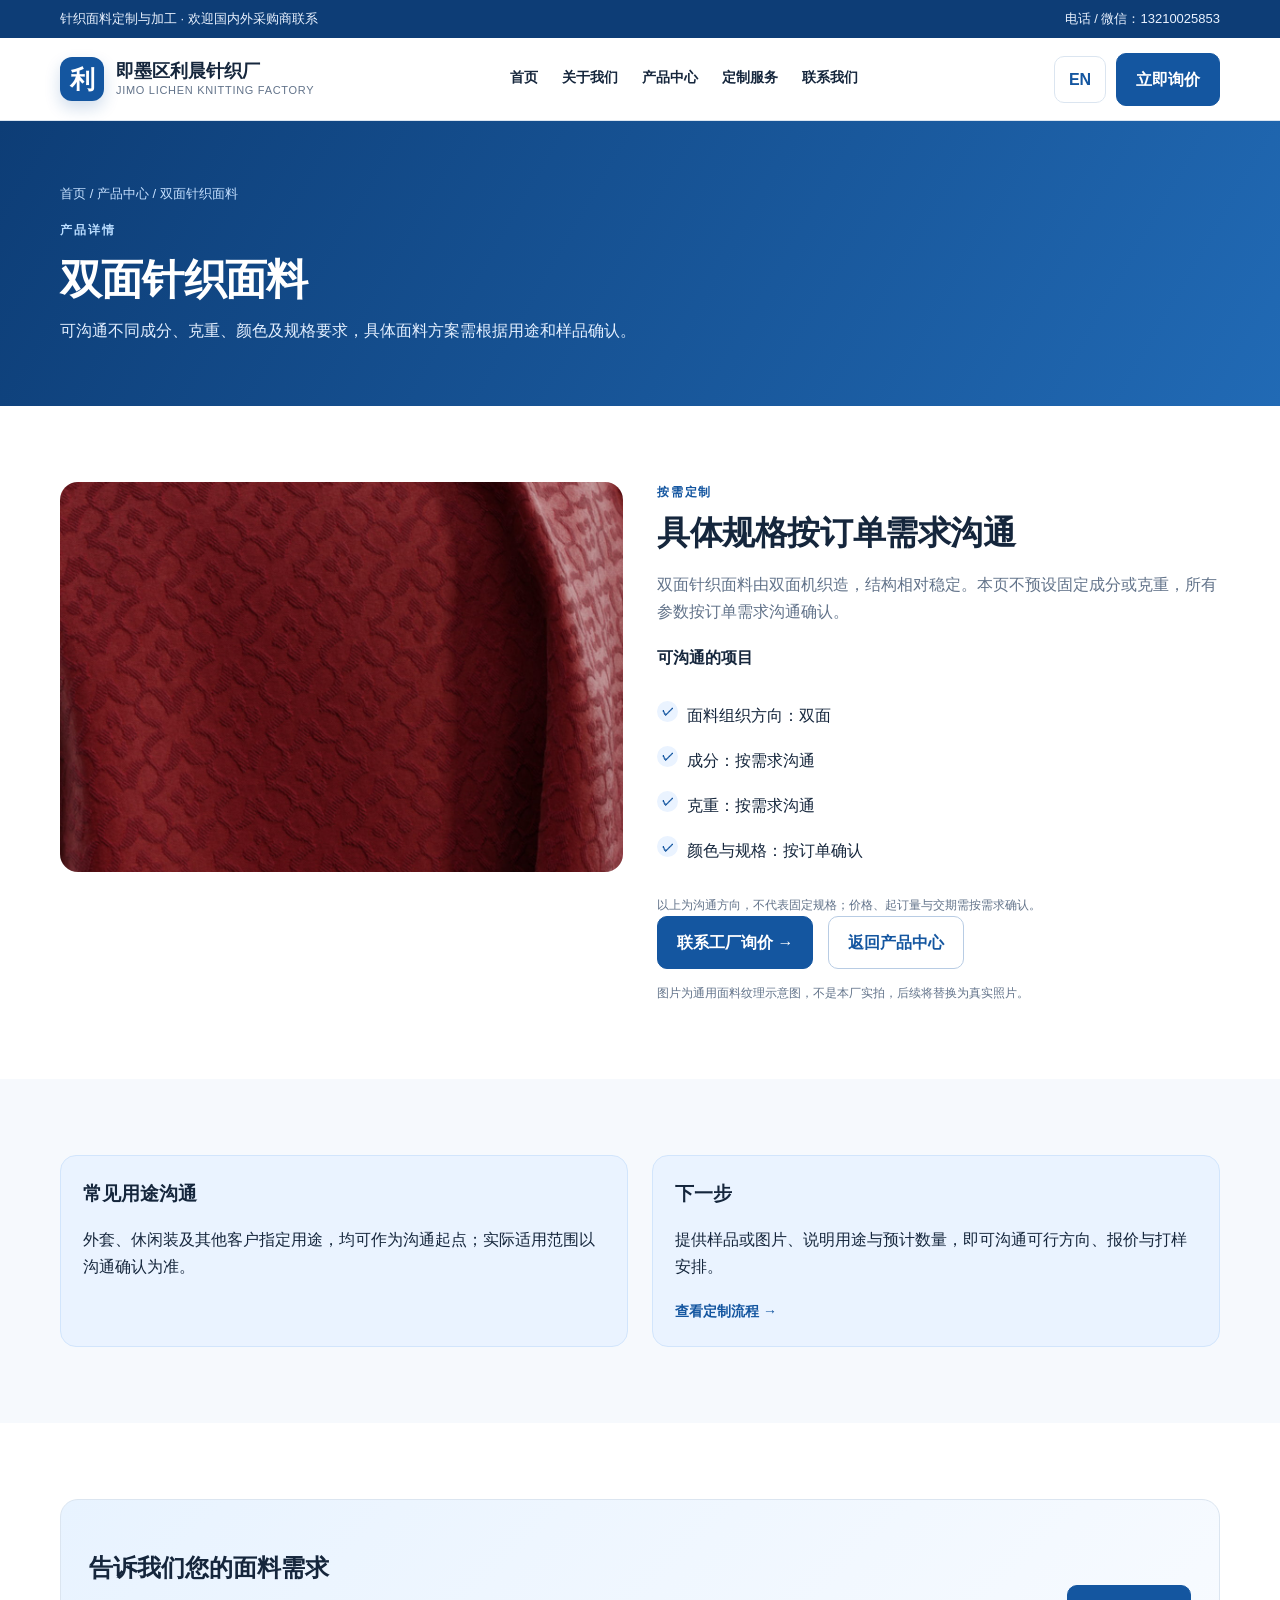
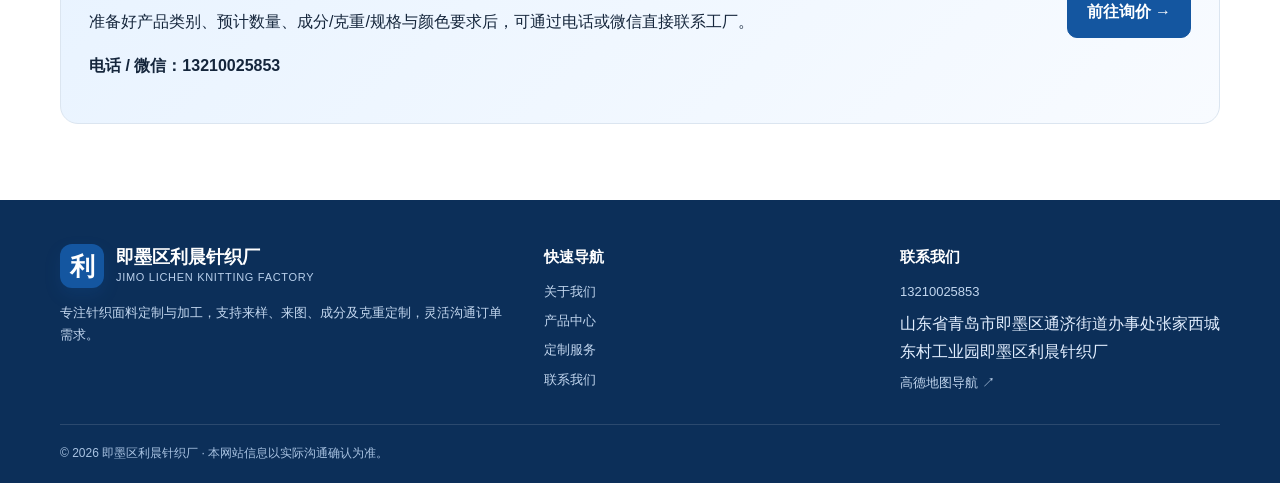
<file: lichen_knitting_website/product-double-knit.html>
<!doctype html>
<html lang="zh-CN" data-title-en="Double Knit Fabric | Custom Knitted Fabric - Jimo Lichen Factory">
<head>
<meta charset="utf-8">
<meta name="viewport" content="width=device-width,initial-scale=1">
<title>双面针织面料｜来样来图定制 - 即墨区利晨针织厂</title>
<meta name="description" content="即墨区利晨针织厂提供双面针织面料定制与加工，支持来样、来图、成分与克重、颜色与规格定制，具体报价与打样按需求沟通确认。" data-zh="即墨区利晨针织厂提供双面针织面料定制与加工，支持来样、来图、成分与克重、颜色与规格定制，具体报价与打样按需求沟通确认。" data-en="Custom double knit fabric from Jimo Lichen Knitting Factory: sample-based and design-based customization, composition, weight, color and specification options. Quotes and sampling confirmed per inquiry.">
<meta name="keywords" content="双面针织面料,双面布定制,双面机织造,针织面料定制,即墨区利晨针织厂" data-zh="双面针织面料,双面布定制,双面机织造,针织面料定制,即墨区利晨针织厂" data-en="double knit fabric, interlock fabric, custom double knit, double knit supplier China">
<meta name="author" content="即墨区利晨针织厂">
<meta name="robots" content="index,follow">
<meta name="theme-color" content="#1456a0">
<meta name="format-detection" content="telephone=yes">
<meta property="og:type" content="website">
<meta property="og:site_name" content="即墨区利晨针织厂">
<meta property="og:url" content="https://lichen631.github.io/lichen-knitting-website/product-double-knit.html">
<meta property="og:locale" content="zh_CN">
<meta property="og:locale:alternate" content="en_US">
<meta property="og:title" content="双面针织面料｜来样来图定制 - 即墨区利晨针织厂" data-zh="双面针织面料｜来样来图定制 - 即墨区利晨针织厂" data-en="Double Knit Fabric | Custom Knitted Fabric - Jimo Lichen Factory">
<meta property="og:description" content="即墨区利晨针织厂提供双面针织面料定制与加工，支持来样、来图、成分与克重、颜色与规格定制，具体报价与打样按需求沟通确认。" data-zh="即墨区利晨针织厂提供双面针织面料定制与加工，支持来样、来图、成分与克重、颜色与规格定制，具体报价与打样按需求沟通确认。" data-en="Custom double knit fabric from Jimo Lichen Knitting Factory: sample-based and design-based customization, composition, weight, color and specification options. Quotes and sampling confirmed per inquiry.">
<meta property="og:image" content="https://lichen631.github.io/lichen-knitting-website/assets/img/fabric-double-knit-large.jpg">
<meta name="twitter:card" content="summary">
<meta name="twitter:image" content="https://lichen631.github.io/lichen-knitting-website/assets/img/fabric-double-knit-large.jpg">
<meta name="twitter:title" content="双面针织面料｜来样来图定制 - 即墨区利晨针织厂" data-zh="双面针织面料｜来样来图定制 - 即墨区利晨针织厂" data-en="Double Knit Fabric | Custom Knitted Fabric - Jimo Lichen Factory">
<meta name="twitter:description" content="即墨区利晨针织厂提供双面针织面料定制与加工，支持来样、来图、成分与克重、颜色与规格定制，具体报价与打样按需求沟通确认。" data-zh="即墨区利晨针织厂提供双面针织面料定制与加工，支持来样、来图、成分与克重、颜色与规格定制，具体报价与打样按需求沟通确认。" data-en="Custom double knit fabric from Jimo Lichen Knitting Factory: sample-based and design-based customization, composition, weight, color and specification options. Quotes and sampling confirmed per inquiry.">
<link rel="icon" href="assets/favicon.svg" type="image/svg+xml">
<link rel="apple-touch-icon" href="assets/img/apple-touch-icon.png">
<link rel="manifest" href="site.webmanifest">
<link rel="canonical" href="https://lichen631.github.io/lichen-knitting-website/product-double-knit.html">
<link rel="stylesheet" href="assets/style.css">
<script type="application/ld+json">{"@context":"https://schema.org","@type":"BreadcrumbList","itemListElement":[{"@type":"ListItem","position":1,"name":"首页","item":"https://lichen631.github.io/lichen-knitting-website/index.html"},{"@type":"ListItem","position":2,"name":"产品中心","item":"https://lichen631.github.io/lichen-knitting-website/products.html"},{"@type":"ListItem","position":3,"name":"双面针织面料"}]}</script>
<script type="application/ld+json">{"@context":"https://schema.org","@type":"LocalBusiness","@id":"#organization","name":"即墨区利晨针织厂","alternateName":"Jimo Lichen Knitting Factory","description":"即墨区利晨针织厂位于山东省青岛市即墨区，拥有自有生产车间和针织设备，提供平纹、双面及其他针织面料的来样、来图定制与加工服务，支持打样及灵活订单。","telephone":"+86-13210025853","address":{"@type":"PostalAddress","streetAddress":"通济街道办事处张家西城东村工业园","addressLocality":"青岛市即墨区","addressRegion":"山东省","addressCountry":"CN"},"areaServed":[{"@type":"Country","name":"中国"},{"@type":"Place","name":"海外采购商"}],"knowsLanguage":["zh-CN","en"],"image":"assets/img/icon-512.png","url":"https://lichen631.github.io/lichen-knitting-website"}</script>
<script src="assets/site.js" defer></script>
</head>
<body>
<a class="skip-link" href="#main" data-zh="跳到主要内容" data-en="Skip to main content">跳到主要内容</a>
<div class="topline"><div class="wrap"><span data-zh="针织面料定制与加工 · 欢迎国内外采购商联系" data-en="Knitted fabric customization &amp; processing · Buyers worldwide welcome">针织面料定制与加工 · 欢迎国内外采购商联系</span><span><span data-zh="电话 / 微信：" data-en="Phone / WeChat: ">电话 / 微信：</span><a href="tel:13210025853">13210025853</a></span></div></div>
<header class="site-header"><div class="wrap nav">
<a class="brand" href="index.html"><span class="brand-mark" aria-hidden="true">利</span><span class="brand-text"><span class="brand-name">即墨区利晨针织厂</span><span class="brand-sub">JIMO LICHEN KNITTING FACTORY</span></span></a>
<button class="menu-btn" type="button" data-zh-aria="打开导航" data-en-aria="Open navigation" aria-label="打开导航">☰</button>
<nav class="navlinks" aria-label="主导航">
<a href="index.html" data-zh="首页" data-en="Home">首页</a><a href="about.html" data-zh="关于我们" data-en="About Us">关于我们</a><a href="products.html" data-zh="产品中心" data-en="Products">产品中心</a><a href="custom.html" data-zh="定制服务" data-en="Customization">定制服务</a><a href="contact.html" data-zh="联系我们" data-en="Contact">联系我们</a>
</nav><div class="nav-actions"><button class="lang" type="button" aria-label="Switch to English" aria-pressed="false">EN</button><a class="btn" href="contact.html" data-zh="立即询价" data-en="Request a Quote">立即询价</a></div>
</div></header>
<main id="main">
<section class="page-hero"><div class="wrap"><nav class="breadcrumbs" data-zh-aria="面包屑导航" data-en-aria="Breadcrumb"><a href="index.html" data-zh="首页" data-en="Home">首页</a> <span aria-hidden="true">/</span> <a href="products.html" data-zh="产品中心" data-en="Products">产品中心</a> <span aria-hidden="true">/</span> <span aria-current="page" data-zh="双面针织面料" data-en="Double Knit Fabric">双面针织面料</span></nav>
<div class="eyebrow" data-zh="产品详情" data-en="PRODUCT DETAILS">产品详情</div>
<h1 data-zh="双面针织面料" data-en="Double Knit Fabric">双面针织面料</h1>
<p data-zh="可沟通不同成分、克重、颜色及规格要求，具体面料方案需根据用途和样品确认。" data-en="Discuss composition, weight, color and specifications. The fabric solution is confirmed based on application and sample.">可沟通不同成分、克重、颜色及规格要求，具体面料方案需根据用途和样品确认。</p>
</div></section>
<section><div class="wrap product-detail"><div class="card-img"><img src="assets/img/fabric-double-knit-large.jpg" alt="双面针织面料纹理示意图" width="1200" height="900" loading="eager" fetchpriority="high" decoding="async" data-zh-alt="双面针织面料纹理示意图" data-en-alt="Double knit fabric texture illustration"></div>
<div class="copy"><div class="kicker" data-zh="按需定制" data-en="MADE TO REQUIREMENTS">按需定制</div>
<h2 data-zh="具体规格按订单需求沟通" data-en="Specifications Confirmed for Each Order">具体规格按订单需求沟通</h2>
<p data-zh="双面针织面料由双面机织造，结构相对稳定。本页不预设固定成分或克重，所有参数按订单需求沟通确认。" data-en="Double knit fabric is produced on double knit machines and has a relatively stable structure. This page does not preset a composition or weight; all parameters are agreed per order.">双面针织面料由双面机织造，结构相对稳定。本页不预设固定成分或克重，所有参数按订单需求沟通确认。</p>
<h3 style="margin:18px 0 8px;font-size:16px" data-zh="可沟通的项目" data-en="What Can Be Discussed">可沟通的项目</h3>
<ul class="checklist"><li data-zh="面料组织方向：双面" data-en="Structure: double knit">面料组织方向：双面</li><li data-zh="成分：按需求沟通" data-en="Composition: discussed per requirement">成分：按需求沟通</li><li data-zh="克重：按需求沟通" data-en="Weight: discussed per requirement">克重：按需求沟通</li><li data-zh="颜色与规格：按订单确认" data-en="Color and specifications: confirmed per order">颜色与规格：按订单确认</li></ul>
<p class="hint" data-zh="以上为沟通方向，不代表固定规格；价格、起订量与交期需按需求确认。" data-en="These are discussion directions, not fixed specifications. Pricing, MOQ and lead time are confirmed per requirement.">以上为沟通方向，不代表固定规格；价格、起订量与交期需按需求确认。</p>
<a class="btn" href="contact.html" data-zh="联系工厂询价 →" data-en="Contact for a Quote →">联系工厂询价 →</a>
<a class="btn secondary" href="products.html" style="margin-left:10px" data-zh="返回产品中心" data-en="Back to Products">返回产品中心</a>
<p class="hint" style="margin-top:14px" data-zh="图片为通用面料纹理示意图，不是本厂实拍，后续将替换为真实照片。" data-en="This image is a generic fabric texture illustration, not a photograph of our production; it will be replaced with real photos later.">图片为通用面料纹理示意图，不是本厂实拍，后续将替换为真实照片。</p>
</div></div></section>
<section class="band"><div class="wrap"><div class="grid-2">
<div class="info-box"><h3 style="margin:0 0 8px" data-zh="常见用途沟通" data-en="Discussing Applications">常见用途沟通</h3><p data-zh="外套、休闲装及其他客户指定用途，均可作为沟通起点；实际适用范围以沟通确认为准。" data-en="Outerwear, casual apparel and other customer-specified applications can all serve as a starting point; suitability is confirmed during discussion.">外套、休闲装及其他客户指定用途，均可作为沟通起点；实际适用范围以沟通确认为准。</p></div>
<div class="info-box"><h3 style="margin:0 0 8px" data-zh="下一步" data-en="Next Step">下一步</h3><p data-zh="提供样品或图片、说明用途与预计数量，即可沟通可行方向、报价与打样安排。" data-en="Share a sample or image, describe the intended use and estimated quantity, and feasible directions, pricing and sampling can be discussed.">提供样品或图片、说明用途与预计数量，即可沟通可行方向、报价与打样安排。</p><a class="text-link" href="custom.html" data-zh="查看定制流程 →" data-en="See the Customization Process →">查看定制流程 →</a></div>
</div></div></section>
<section><div class="wrap map-panel"><div><h2 data-zh="告诉我们您的面料需求" data-en="Tell Us About Your Fabric Needs">告诉我们您的面料需求</h2><p data-zh="准备好产品类别、预计数量、成分/克重/规格与颜色要求后，可通过电话或微信直接联系工厂。" data-en="Once you have the product category, estimated quantity, composition, weight, specifications and colours ready, contact the factory directly by phone or WeChat.">准备好产品类别、预计数量、成分/克重/规格与颜色要求后，可通过电话或微信直接联系工厂。</p><p><strong data-zh="电话 / 微信：13210025853" data-en="Phone / WeChat: 13210025853">电话 / 微信：13210025853</strong></p></div><a class="btn" href="contact.html" data-zh="前往询价 →" data-en="Request a Quote →">前往询价 →</a></div></section>
</main>
<footer class="footer"><div class="wrap"><div class="footer-grid">
<div><div class="brand" style="color:white;margin-bottom:14px"><span class="brand-mark">利</span><span class="brand-text"><span class="brand-name" style="color:white">即墨区利晨针织厂</span><span class="brand-sub" style="color:#b9d0ec">JIMO LICHEN KNITTING FACTORY</span></span></div><p data-zh="专注针织面料定制与加工，支持来样、来图、成分及克重定制，灵活沟通订单需求。" data-en="Knitted fabric customization and processing, including sample-based, design-based, composition and weight customization.">专注针织面料定制与加工，支持来样、来图、成分及克重定制，灵活沟通订单需求。</p></div>
<div><h3 data-zh="快速导航" data-en="Quick Links">快速导航</h3><div class="footer-links"><a href="about.html" data-zh="关于我们" data-en="About Us">关于我们</a><a href="products.html" data-zh="产品中心" data-en="Products">产品中心</a><a href="custom.html" data-zh="定制服务" data-en="Customization">定制服务</a><a href="contact.html" data-zh="联系我们" data-en="Contact">联系我们</a></div></div>
<div><h3 data-zh="联系我们" data-en="Contact">联系我们</h3><div class="footer-links"><a href="tel:13210025853">13210025853</a><span data-zh="山东省青岛市即墨区通济街道办事处张家西城东村工业园即墨区利晨针织厂" data-en="Jimo Lichen Knitting Factory, Zhangjia Xichengdong Village Industrial Park, Tongji Subdistrict, Jimo District, Qingdao, Shandong, China">山东省青岛市即墨区通济街道办事处张家西城东村工业园即墨区利晨针织厂</span><a href="https://surl.amap.com/GzwN9YCG7pf" target="_blank" rel="noopener" data-zh="高德地图导航 ↗" data-en="Amap Directions ↗">高德地图导航 ↗</a></div></div>
</div><div class="copyright">© <span id="year">2026</span> 即墨区利晨针织厂 · <span data-zh="本网站信息以实际沟通确认为准。" data-en="Website information is subject to confirmation through direct communication.">本网站信息以实际沟通确认为准。</span></div></div></footer>
</body></html>
</file>
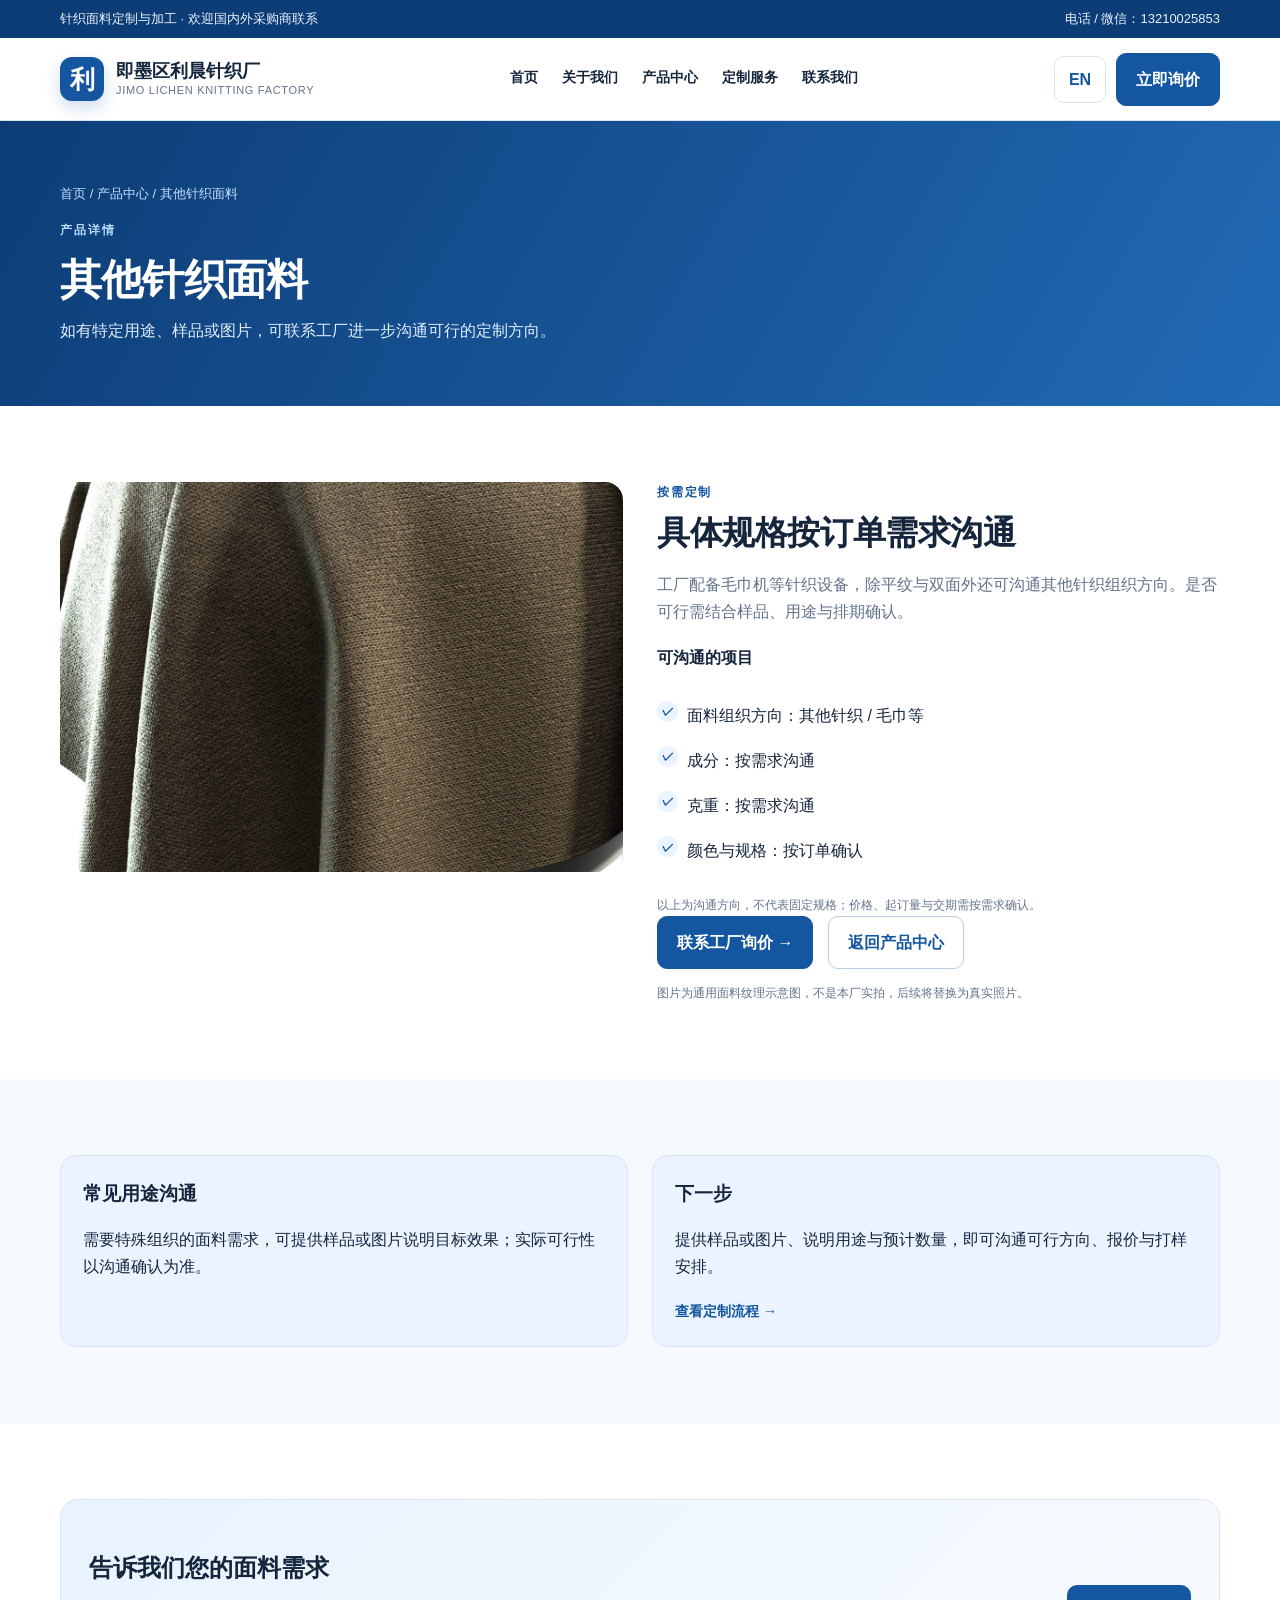
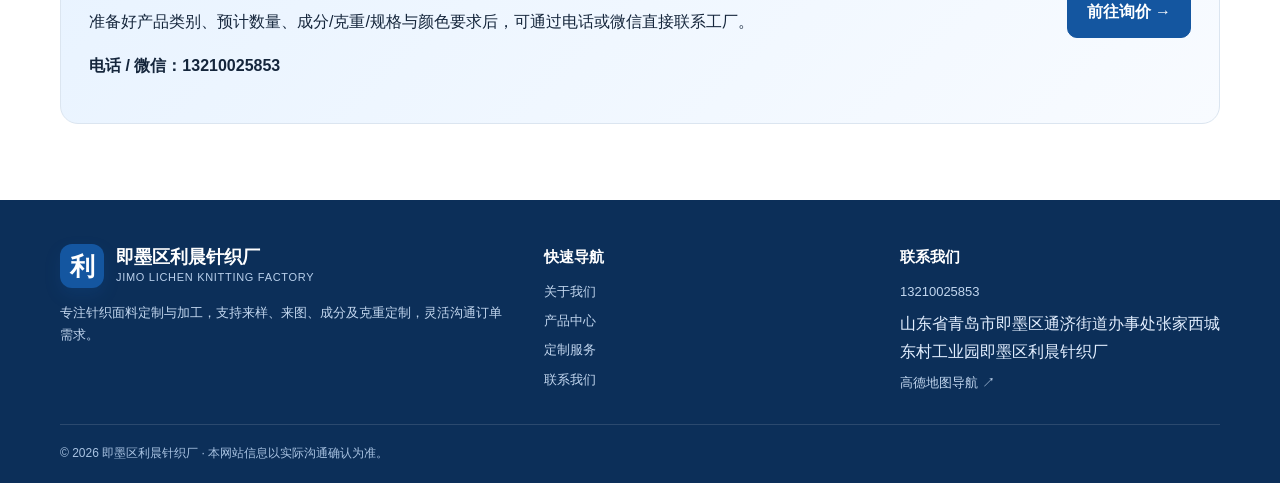
<file: lichen_knitting_website/product-other.html>
<!doctype html>
<html lang="zh-CN" data-title-en="Other Knitted Fabrics | Terry &amp; Specialty Knits - Jimo Lichen Factory">
<head>
<meta charset="utf-8">
<meta name="viewport" content="width=device-width,initial-scale=1">
<title>其他针织面料｜毛巾组织等针织面料定制 - 即墨区利晨针织厂</title>
<meta name="description" content="即墨区利晨针织厂提供平纹、双面以外的其他针织面料定制与加工沟通，配备毛巾机等设备，是否可行需结合样品、用途与生产排期确认。" data-zh="即墨区利晨针织厂提供平纹、双面以外的其他针织面料定制与加工沟通，配备毛巾机等设备，是否可行需结合样品、用途与生产排期确认。" data-en="Beyond single jersey and double knit, Jimo Lichen Knitting Factory can discuss other knitted fabric structures including terry. Feasibility depends on the sample, application and production schedule.">
<meta name="keywords" content="其他针织面料,毛巾布定制,针织面料加工,特种针织面料,即墨区利晨针织厂" data-zh="其他针织面料,毛巾布定制,针织面料加工,特种针织面料,即墨区利晨针织厂" data-en="terry fabric, other knitted fabrics, specialty knit fabric, custom terry fabric China">
<meta name="author" content="即墨区利晨针织厂">
<meta name="robots" content="index,follow">
<meta name="theme-color" content="#1456a0">
<meta name="format-detection" content="telephone=yes">
<meta property="og:type" content="website">
<meta property="og:site_name" content="即墨区利晨针织厂">
<meta property="og:url" content="https://lichen631.github.io/lichen-knitting-website/product-other.html">
<meta property="og:locale" content="zh_CN">
<meta property="og:locale:alternate" content="en_US">
<meta property="og:title" content="其他针织面料｜毛巾组织等针织面料定制 - 即墨区利晨针织厂" data-zh="其他针织面料｜毛巾组织等针织面料定制 - 即墨区利晨针织厂" data-en="Other Knitted Fabrics | Terry &amp; Specialty Knits - Jimo Lichen Factory">
<meta property="og:description" content="即墨区利晨针织厂提供平纹、双面以外的其他针织面料定制与加工沟通，配备毛巾机等设备，是否可行需结合样品、用途与生产排期确认。" data-zh="即墨区利晨针织厂提供平纹、双面以外的其他针织面料定制与加工沟通，配备毛巾机等设备，是否可行需结合样品、用途与生产排期确认。" data-en="Beyond single jersey and double knit, Jimo Lichen Knitting Factory can discuss other knitted fabric structures including terry. Feasibility depends on the sample, application and production schedule.">
<meta property="og:image" content="https://lichen631.github.io/lichen-knitting-website/assets/img/fabric-other-large.jpg">
<meta name="twitter:card" content="summary">
<meta name="twitter:image" content="https://lichen631.github.io/lichen-knitting-website/assets/img/fabric-other-large.jpg">
<meta name="twitter:title" content="其他针织面料｜毛巾组织等针织面料定制 - 即墨区利晨针织厂" data-zh="其他针织面料｜毛巾组织等针织面料定制 - 即墨区利晨针织厂" data-en="Other Knitted Fabrics | Terry &amp; Specialty Knits - Jimo Lichen Factory">
<meta name="twitter:description" content="即墨区利晨针织厂提供平纹、双面以外的其他针织面料定制与加工沟通，配备毛巾机等设备，是否可行需结合样品、用途与生产排期确认。" data-zh="即墨区利晨针织厂提供平纹、双面以外的其他针织面料定制与加工沟通，配备毛巾机等设备，是否可行需结合样品、用途与生产排期确认。" data-en="Beyond single jersey and double knit, Jimo Lichen Knitting Factory can discuss other knitted fabric structures including terry. Feasibility depends on the sample, application and production schedule.">
<link rel="icon" href="assets/favicon.svg" type="image/svg+xml">
<link rel="apple-touch-icon" href="assets/img/apple-touch-icon.png">
<link rel="manifest" href="site.webmanifest">
<link rel="canonical" href="https://lichen631.github.io/lichen-knitting-website/product-other.html">
<link rel="stylesheet" href="assets/style.css">
<script type="application/ld+json">{"@context":"https://schema.org","@type":"BreadcrumbList","itemListElement":[{"@type":"ListItem","position":1,"name":"首页","item":"https://lichen631.github.io/lichen-knitting-website/index.html"},{"@type":"ListItem","position":2,"name":"产品中心","item":"https://lichen631.github.io/lichen-knitting-website/products.html"},{"@type":"ListItem","position":3,"name":"其他针织面料"}]}</script>
<script type="application/ld+json">{"@context":"https://schema.org","@type":"LocalBusiness","@id":"#organization","name":"即墨区利晨针织厂","alternateName":"Jimo Lichen Knitting Factory","description":"即墨区利晨针织厂位于山东省青岛市即墨区，拥有自有生产车间和针织设备，提供平纹、双面及其他针织面料的来样、来图定制与加工服务，支持打样及灵活订单。","telephone":"+86-13210025853","address":{"@type":"PostalAddress","streetAddress":"通济街道办事处张家西城东村工业园","addressLocality":"青岛市即墨区","addressRegion":"山东省","addressCountry":"CN"},"areaServed":[{"@type":"Country","name":"中国"},{"@type":"Place","name":"海外采购商"}],"knowsLanguage":["zh-CN","en"],"image":"assets/img/icon-512.png","url":"https://lichen631.github.io/lichen-knitting-website"}</script>
<script src="assets/site.js" defer></script>
</head>
<body>
<a class="skip-link" href="#main" data-zh="跳到主要内容" data-en="Skip to main content">跳到主要内容</a>
<div class="topline"><div class="wrap"><span data-zh="针织面料定制与加工 · 欢迎国内外采购商联系" data-en="Knitted fabric customization &amp; processing · Buyers worldwide welcome">针织面料定制与加工 · 欢迎国内外采购商联系</span><span><span data-zh="电话 / 微信：" data-en="Phone / WeChat: ">电话 / 微信：</span><a href="tel:13210025853">13210025853</a></span></div></div>
<header class="site-header"><div class="wrap nav">
<a class="brand" href="index.html"><span class="brand-mark" aria-hidden="true">利</span><span class="brand-text"><span class="brand-name">即墨区利晨针织厂</span><span class="brand-sub">JIMO LICHEN KNITTING FACTORY</span></span></a>
<button class="menu-btn" type="button" data-zh-aria="打开导航" data-en-aria="Open navigation" aria-label="打开导航">☰</button>
<nav class="navlinks" aria-label="主导航">
<a href="index.html" data-zh="首页" data-en="Home">首页</a><a href="about.html" data-zh="关于我们" data-en="About Us">关于我们</a><a href="products.html" data-zh="产品中心" data-en="Products">产品中心</a><a href="custom.html" data-zh="定制服务" data-en="Customization">定制服务</a><a href="contact.html" data-zh="联系我们" data-en="Contact">联系我们</a>
</nav><div class="nav-actions"><button class="lang" type="button" aria-label="Switch to English" aria-pressed="false">EN</button><a class="btn" href="contact.html" data-zh="立即询价" data-en="Request a Quote">立即询价</a></div>
</div></header>
<main id="main">
<section class="page-hero"><div class="wrap"><nav class="breadcrumbs" data-zh-aria="面包屑导航" data-en-aria="Breadcrumb"><a href="index.html" data-zh="首页" data-en="Home">首页</a> <span aria-hidden="true">/</span> <a href="products.html" data-zh="产品中心" data-en="Products">产品中心</a> <span aria-hidden="true">/</span> <span aria-current="page" data-zh="其他针织面料" data-en="Other Knitted Fabrics">其他针织面料</span></nav>
<div class="eyebrow" data-zh="产品详情" data-en="PRODUCT DETAILS">产品详情</div>
<h1 data-zh="其他针织面料" data-en="Other Knitted Fabrics">其他针织面料</h1>
<p data-zh="如有特定用途、样品或图片，可联系工厂进一步沟通可行的定制方向。" data-en="For specific applications, samples or images, contact the factory to discuss suitable customization options.">如有特定用途、样品或图片，可联系工厂进一步沟通可行的定制方向。</p>
</div></section>
<section><div class="wrap product-detail"><div class="card-img"><img src="assets/img/fabric-other-large.jpg" alt="其他针织面料纹理示意图" width="1200" height="900" loading="eager" fetchpriority="high" decoding="async" data-zh-alt="其他针织面料纹理示意图" data-en-alt="Other knitted fabric texture illustration"></div>
<div class="copy"><div class="kicker" data-zh="按需定制" data-en="MADE TO REQUIREMENTS">按需定制</div>
<h2 data-zh="具体规格按订单需求沟通" data-en="Specifications Confirmed for Each Order">具体规格按订单需求沟通</h2>
<p data-zh="工厂配备毛巾机等针织设备，除平纹与双面外还可沟通其他针织组织方向。是否可行需结合样品、用途与排期确认。" data-en="The factory operates knitting equipment including a terry machine, so knit structures beyond plain and double knit can be discussed. Feasibility depends on the sample, application and schedule.">工厂配备毛巾机等针织设备，除平纹与双面外还可沟通其他针织组织方向。是否可行需结合样品、用途与排期确认。</p>
<h3 style="margin:18px 0 8px;font-size:16px" data-zh="可沟通的项目" data-en="What Can Be Discussed">可沟通的项目</h3>
<ul class="checklist"><li data-zh="面料组织方向：其他针织 / 毛巾等" data-en="Structure: other knits / terry and similar">面料组织方向：其他针织 / 毛巾等</li><li data-zh="成分：按需求沟通" data-en="Composition: discussed per requirement">成分：按需求沟通</li><li data-zh="克重：按需求沟通" data-en="Weight: discussed per requirement">克重：按需求沟通</li><li data-zh="颜色与规格：按订单确认" data-en="Color and specifications: confirmed per order">颜色与规格：按订单确认</li></ul>
<p class="hint" data-zh="以上为沟通方向，不代表固定规格；价格、起订量与交期需按需求确认。" data-en="These are discussion directions, not fixed specifications. Pricing, MOQ and lead time are confirmed per requirement.">以上为沟通方向，不代表固定规格；价格、起订量与交期需按需求确认。</p>
<a class="btn" href="contact.html" data-zh="联系工厂询价 →" data-en="Contact for a Quote →">联系工厂询价 →</a>
<a class="btn secondary" href="products.html" style="margin-left:10px" data-zh="返回产品中心" data-en="Back to Products">返回产品中心</a>
<p class="hint" style="margin-top:14px" data-zh="图片为通用面料纹理示意图，不是本厂实拍，后续将替换为真实照片。" data-en="This image is a generic fabric texture illustration, not a photograph of our production; it will be replaced with real photos later.">图片为通用面料纹理示意图，不是本厂实拍，后续将替换为真实照片。</p>
</div></div></section>
<section class="band"><div class="wrap"><div class="grid-2">
<div class="info-box"><h3 style="margin:0 0 8px" data-zh="常见用途沟通" data-en="Discussing Applications">常见用途沟通</h3><p data-zh="需要特殊组织的面料需求，可提供样品或图片说明目标效果；实际可行性以沟通确认为准。" data-en="For fabrics requiring a special structure, share a sample or image to describe the target; actual feasibility is confirmed during discussion.">需要特殊组织的面料需求，可提供样品或图片说明目标效果；实际可行性以沟通确认为准。</p></div>
<div class="info-box"><h3 style="margin:0 0 8px" data-zh="下一步" data-en="Next Step">下一步</h3><p data-zh="提供样品或图片、说明用途与预计数量，即可沟通可行方向、报价与打样安排。" data-en="Share a sample or image, describe the intended use and estimated quantity, and feasible directions, pricing and sampling can be discussed.">提供样品或图片、说明用途与预计数量，即可沟通可行方向、报价与打样安排。</p><a class="text-link" href="custom.html" data-zh="查看定制流程 →" data-en="See the Customization Process →">查看定制流程 →</a></div>
</div></div></section>
<section><div class="wrap map-panel"><div><h2 data-zh="告诉我们您的面料需求" data-en="Tell Us About Your Fabric Needs">告诉我们您的面料需求</h2><p data-zh="准备好产品类别、预计数量、成分/克重/规格与颜色要求后，可通过电话或微信直接联系工厂。" data-en="Once you have the product category, estimated quantity, composition, weight, specifications and colours ready, contact the factory directly by phone or WeChat.">准备好产品类别、预计数量、成分/克重/规格与颜色要求后，可通过电话或微信直接联系工厂。</p><p><strong data-zh="电话 / 微信：13210025853" data-en="Phone / WeChat: 13210025853">电话 / 微信：13210025853</strong></p></div><a class="btn" href="contact.html" data-zh="前往询价 →" data-en="Request a Quote →">前往询价 →</a></div></section>
</main>
<footer class="footer"><div class="wrap"><div class="footer-grid">
<div><div class="brand" style="color:white;margin-bottom:14px"><span class="brand-mark">利</span><span class="brand-text"><span class="brand-name" style="color:white">即墨区利晨针织厂</span><span class="brand-sub" style="color:#b9d0ec">JIMO LICHEN KNITTING FACTORY</span></span></div><p data-zh="专注针织面料定制与加工，支持来样、来图、成分及克重定制，灵活沟通订单需求。" data-en="Knitted fabric customization and processing, including sample-based, design-based, composition and weight customization.">专注针织面料定制与加工，支持来样、来图、成分及克重定制，灵活沟通订单需求。</p></div>
<div><h3 data-zh="快速导航" data-en="Quick Links">快速导航</h3><div class="footer-links"><a href="about.html" data-zh="关于我们" data-en="About Us">关于我们</a><a href="products.html" data-zh="产品中心" data-en="Products">产品中心</a><a href="custom.html" data-zh="定制服务" data-en="Customization">定制服务</a><a href="contact.html" data-zh="联系我们" data-en="Contact">联系我们</a></div></div>
<div><h3 data-zh="联系我们" data-en="Contact">联系我们</h3><div class="footer-links"><a href="tel:13210025853">13210025853</a><span data-zh="山东省青岛市即墨区通济街道办事处张家西城东村工业园即墨区利晨针织厂" data-en="Jimo Lichen Knitting Factory, Zhangjia Xichengdong Village Industrial Park, Tongji Subdistrict, Jimo District, Qingdao, Shandong, China">山东省青岛市即墨区通济街道办事处张家西城东村工业园即墨区利晨针织厂</span><a href="https://surl.amap.com/GzwN9YCG7pf" target="_blank" rel="noopener" data-zh="高德地图导航 ↗" data-en="Amap Directions ↗">高德地图导航 ↗</a></div></div>
</div><div class="copyright">© <span id="year">2026</span> 即墨区利晨针织厂 · <span data-zh="本网站信息以实际沟通确认为准。" data-en="Website information is subject to confirmation through direct communication.">本网站信息以实际沟通确认为准。</span></div></div></footer>
</body></html>
</file>
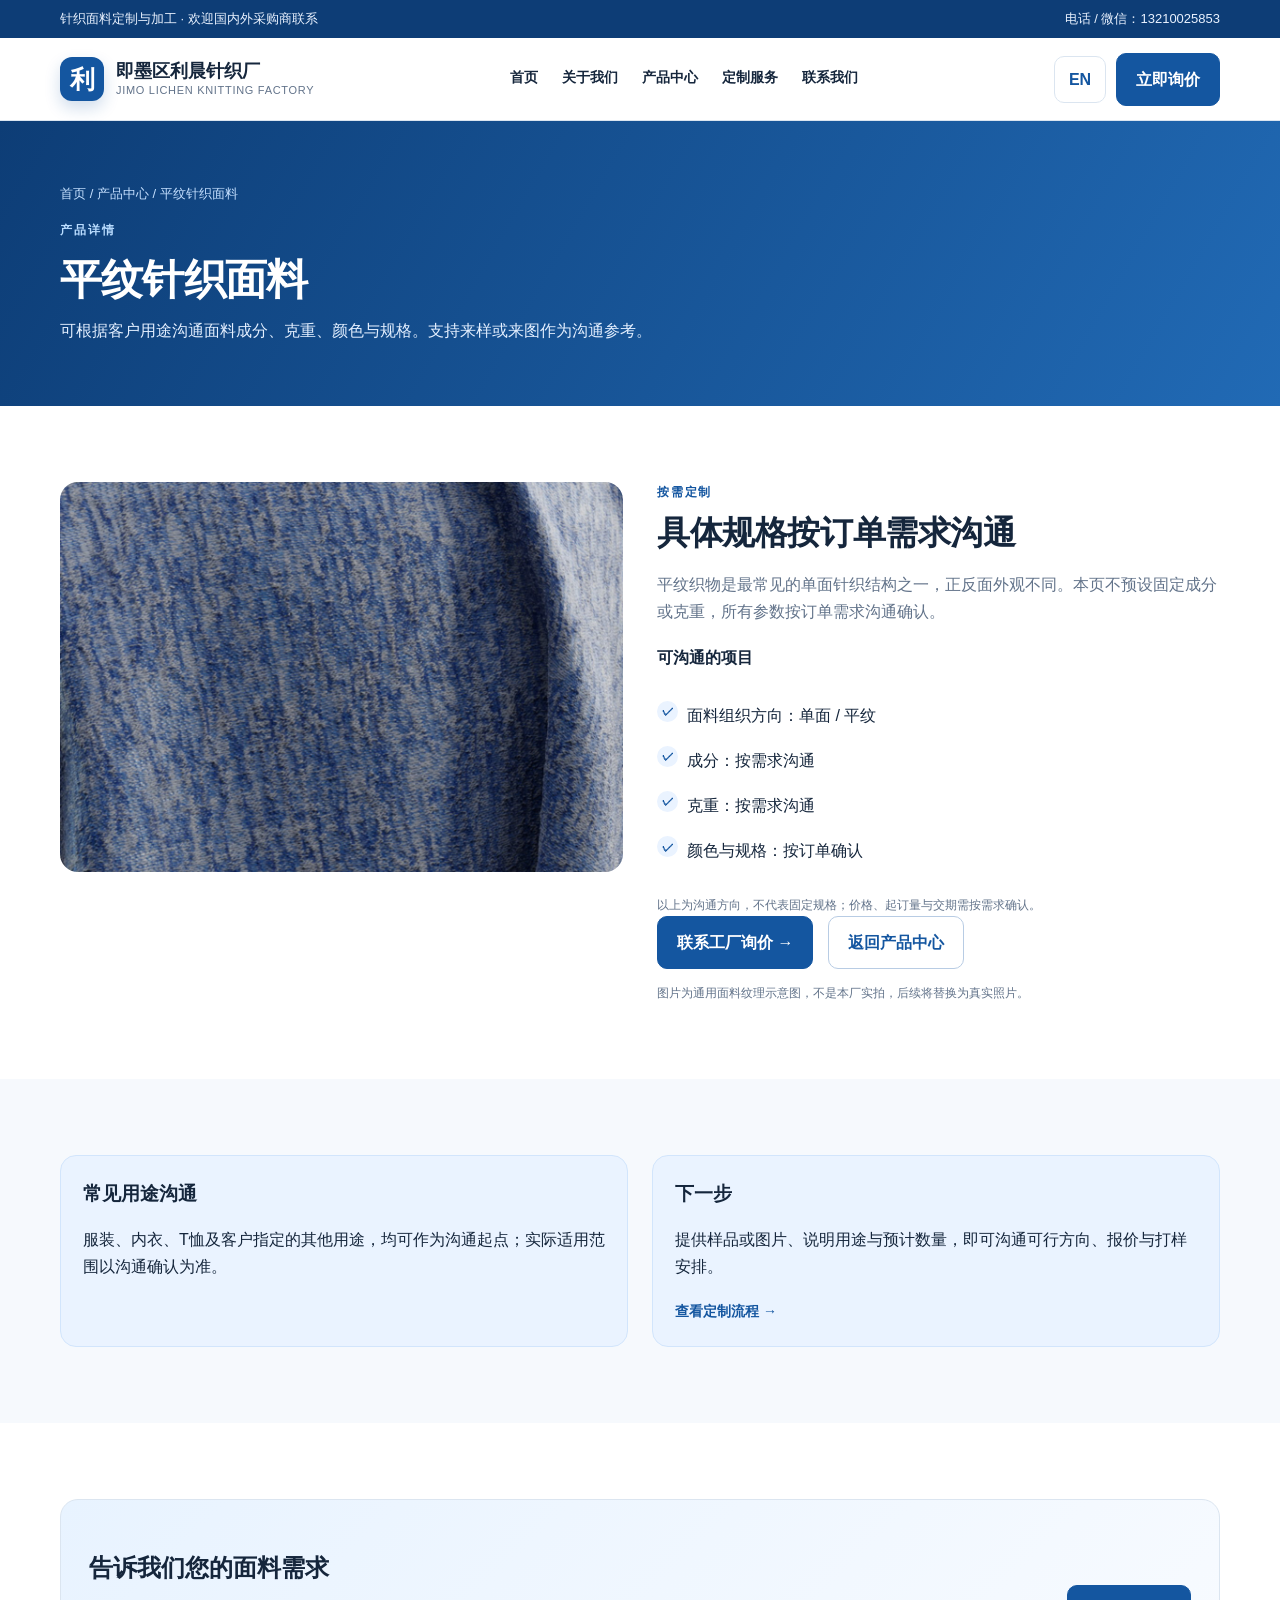
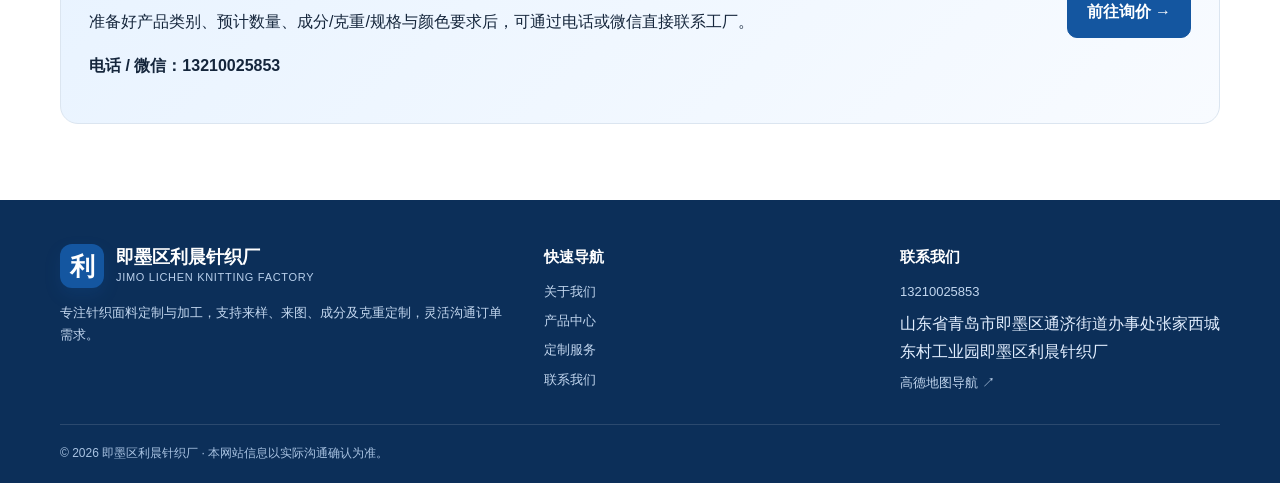
<file: lichen_knitting_website/product-single-jersey.html>
<!doctype html>
<html lang="zh-CN" data-title-en="Single Jersey Knit Fabric | Custom Knitted Fabric - Jimo Lichen Factory">
<head>
<meta charset="utf-8">
<meta name="viewport" content="width=device-width,initial-scale=1">
<title>平纹针织面料｜来样来图定制 - 即墨区利晨针织厂</title>
<meta name="description" content="即墨区利晨针织厂提供平纹针织面料（单面针织面料）定制与加工，支持来样、来图、成分与克重、颜色与规格定制，具体报价与打样按需求沟通确认。" data-zh="即墨区利晨针织厂提供平纹针织面料（单面针织面料）定制与加工，支持来样、来图、成分与克重、颜色与规格定制，具体报价与打样按需求沟通确认。" data-en="Custom single jersey knitted fabric from Jimo Lichen Knitting Factory: sample-based and design-based customization, composition, weight, color and specification options. Quotes and sampling confirmed per inquiry.">
<meta name="keywords" content="平纹针织面料,单面针织面料,平纹布定制,针织面料来样定制,即墨区利晨针织厂" data-zh="平纹针织面料,单面针织面料,平纹布定制,针织面料来样定制,即墨区利晨针织厂" data-en="single jersey fabric, plain knit fabric, custom single jersey, jersey knit supplier China">
<meta name="author" content="即墨区利晨针织厂">
<meta name="robots" content="index,follow">
<meta name="theme-color" content="#1456a0">
<meta name="format-detection" content="telephone=yes">
<meta property="og:type" content="website">
<meta property="og:site_name" content="即墨区利晨针织厂">
<meta property="og:url" content="https://lichen631.github.io/lichen-knitting-website/product-single-jersey.html">
<meta property="og:locale" content="zh_CN">
<meta property="og:locale:alternate" content="en_US">
<meta property="og:title" content="平纹针织面料｜来样来图定制 - 即墨区利晨针织厂" data-zh="平纹针织面料｜来样来图定制 - 即墨区利晨针织厂" data-en="Single Jersey Knit Fabric | Custom Knitted Fabric - Jimo Lichen Factory">
<meta property="og:description" content="即墨区利晨针织厂提供平纹针织面料（单面针织面料）定制与加工，支持来样、来图、成分与克重、颜色与规格定制，具体报价与打样按需求沟通确认。" data-zh="即墨区利晨针织厂提供平纹针织面料（单面针织面料）定制与加工，支持来样、来图、成分与克重、颜色与规格定制，具体报价与打样按需求沟通确认。" data-en="Custom single jersey knitted fabric from Jimo Lichen Knitting Factory: sample-based and design-based customization, composition, weight, color and specification options. Quotes and sampling confirmed per inquiry.">
<meta property="og:image" content="https://lichen631.github.io/lichen-knitting-website/assets/img/fabric-single-jersey-large.jpg">
<meta name="twitter:card" content="summary">
<meta name="twitter:image" content="https://lichen631.github.io/lichen-knitting-website/assets/img/fabric-single-jersey-large.jpg">
<meta name="twitter:title" content="平纹针织面料｜来样来图定制 - 即墨区利晨针织厂" data-zh="平纹针织面料｜来样来图定制 - 即墨区利晨针织厂" data-en="Single Jersey Knit Fabric | Custom Knitted Fabric - Jimo Lichen Factory">
<meta name="twitter:description" content="即墨区利晨针织厂提供平纹针织面料（单面针织面料）定制与加工，支持来样、来图、成分与克重、颜色与规格定制，具体报价与打样按需求沟通确认。" data-zh="即墨区利晨针织厂提供平纹针织面料（单面针织面料）定制与加工，支持来样、来图、成分与克重、颜色与规格定制，具体报价与打样按需求沟通确认。" data-en="Custom single jersey knitted fabric from Jimo Lichen Knitting Factory: sample-based and design-based customization, composition, weight, color and specification options. Quotes and sampling confirmed per inquiry.">
<link rel="icon" href="assets/favicon.svg" type="image/svg+xml">
<link rel="apple-touch-icon" href="assets/img/apple-touch-icon.png">
<link rel="manifest" href="site.webmanifest">
<link rel="canonical" href="https://lichen631.github.io/lichen-knitting-website/product-single-jersey.html">
<link rel="stylesheet" href="assets/style.css">
<script type="application/ld+json">{"@context":"https://schema.org","@type":"BreadcrumbList","itemListElement":[{"@type":"ListItem","position":1,"name":"首页","item":"https://lichen631.github.io/lichen-knitting-website/index.html"},{"@type":"ListItem","position":2,"name":"产品中心","item":"https://lichen631.github.io/lichen-knitting-website/products.html"},{"@type":"ListItem","position":3,"name":"平纹针织面料"}]}</script>
<script type="application/ld+json">{"@context":"https://schema.org","@type":"LocalBusiness","@id":"#organization","name":"即墨区利晨针织厂","alternateName":"Jimo Lichen Knitting Factory","description":"即墨区利晨针织厂位于山东省青岛市即墨区，拥有自有生产车间和针织设备，提供平纹、双面及其他针织面料的来样、来图定制与加工服务，支持打样及灵活订单。","telephone":"+86-13210025853","address":{"@type":"PostalAddress","streetAddress":"通济街道办事处张家西城东村工业园","addressLocality":"青岛市即墨区","addressRegion":"山东省","addressCountry":"CN"},"areaServed":[{"@type":"Country","name":"中国"},{"@type":"Place","name":"海外采购商"}],"knowsLanguage":["zh-CN","en"],"image":"assets/img/icon-512.png","url":"https://lichen631.github.io/lichen-knitting-website"}</script>
<script src="assets/site.js" defer></script>
</head>
<body>
<a class="skip-link" href="#main" data-zh="跳到主要内容" data-en="Skip to main content">跳到主要内容</a>
<div class="topline"><div class="wrap"><span data-zh="针织面料定制与加工 · 欢迎国内外采购商联系" data-en="Knitted fabric customization &amp; processing · Buyers worldwide welcome">针织面料定制与加工 · 欢迎国内外采购商联系</span><span><span data-zh="电话 / 微信：" data-en="Phone / WeChat: ">电话 / 微信：</span><a href="tel:13210025853">13210025853</a></span></div></div>
<header class="site-header"><div class="wrap nav">
<a class="brand" href="index.html"><span class="brand-mark" aria-hidden="true">利</span><span class="brand-text"><span class="brand-name">即墨区利晨针织厂</span><span class="brand-sub">JIMO LICHEN KNITTING FACTORY</span></span></a>
<button class="menu-btn" type="button" data-zh-aria="打开导航" data-en-aria="Open navigation" aria-label="打开导航">☰</button>
<nav class="navlinks" aria-label="主导航">
<a href="index.html" data-zh="首页" data-en="Home">首页</a><a href="about.html" data-zh="关于我们" data-en="About Us">关于我们</a><a href="products.html" data-zh="产品中心" data-en="Products">产品中心</a><a href="custom.html" data-zh="定制服务" data-en="Customization">定制服务</a><a href="contact.html" data-zh="联系我们" data-en="Contact">联系我们</a>
</nav><div class="nav-actions"><button class="lang" type="button" aria-label="Switch to English" aria-pressed="false">EN</button><a class="btn" href="contact.html" data-zh="立即询价" data-en="Request a Quote">立即询价</a></div>
</div></header>
<main id="main">
<section class="page-hero"><div class="wrap"><nav class="breadcrumbs" data-zh-aria="面包屑导航" data-en-aria="Breadcrumb"><a href="index.html" data-zh="首页" data-en="Home">首页</a> <span aria-hidden="true">/</span> <a href="products.html" data-zh="产品中心" data-en="Products">产品中心</a> <span aria-hidden="true">/</span> <span aria-current="page" data-zh="平纹针织面料" data-en="Single Jersey Knit">平纹针织面料</span></nav>
<div class="eyebrow" data-zh="产品详情" data-en="PRODUCT DETAILS">产品详情</div>
<h1 data-zh="平纹针织面料" data-en="Single Jersey Knit">平纹针织面料</h1>
<p data-zh="可根据客户用途沟通面料成分、克重、颜色与规格。支持来样或来图作为沟通参考。" data-en="Discuss composition, weight, color and specifications based on the intended use. Samples or images can be used as references.">可根据客户用途沟通面料成分、克重、颜色与规格。支持来样或来图作为沟通参考。</p>
</div></section>
<section><div class="wrap product-detail"><div class="card-img"><img src="assets/img/fabric-single-jersey-large.jpg" alt="平纹针织面料纹理示意图" width="1200" height="900" loading="eager" fetchpriority="high" decoding="async" data-zh-alt="平纹针织面料纹理示意图" data-en-alt="Single jersey knit texture illustration"></div>
<div class="copy"><div class="kicker" data-zh="按需定制" data-en="MADE TO REQUIREMENTS">按需定制</div>
<h2 data-zh="具体规格按订单需求沟通" data-en="Specifications Confirmed for Each Order">具体规格按订单需求沟通</h2>
<p data-zh="平纹织物是最常见的单面针织结构之一，正反面外观不同。本页不预设固定成分或克重，所有参数按订单需求沟通确认。" data-en="Plain (single jersey) is one of the most common single-faced knit structures, with a different face and back. This page does not preset a composition or weight; all parameters are agreed per order.">平纹织物是最常见的单面针织结构之一，正反面外观不同。本页不预设固定成分或克重，所有参数按订单需求沟通确认。</p>
<h3 style="margin:18px 0 8px;font-size:16px" data-zh="可沟通的项目" data-en="What Can Be Discussed">可沟通的项目</h3>
<ul class="checklist"><li data-zh="面料组织方向：单面 / 平纹" data-en="Structure: single-faced / plain">面料组织方向：单面 / 平纹</li><li data-zh="成分：按需求沟通" data-en="Composition: discussed per requirement">成分：按需求沟通</li><li data-zh="克重：按需求沟通" data-en="Weight: discussed per requirement">克重：按需求沟通</li><li data-zh="颜色与规格：按订单确认" data-en="Color and specifications: confirmed per order">颜色与规格：按订单确认</li></ul>
<p class="hint" data-zh="以上为沟通方向，不代表固定规格；价格、起订量与交期需按需求确认。" data-en="These are discussion directions, not fixed specifications. Pricing, MOQ and lead time are confirmed per requirement.">以上为沟通方向，不代表固定规格；价格、起订量与交期需按需求确认。</p>
<a class="btn" href="contact.html" data-zh="联系工厂询价 →" data-en="Contact for a Quote →">联系工厂询价 →</a>
<a class="btn secondary" href="products.html" style="margin-left:10px" data-zh="返回产品中心" data-en="Back to Products">返回产品中心</a>
<p class="hint" style="margin-top:14px" data-zh="图片为通用面料纹理示意图，不是本厂实拍，后续将替换为真实照片。" data-en="This image is a generic fabric texture illustration, not a photograph of our production; it will be replaced with real photos later.">图片为通用面料纹理示意图，不是本厂实拍，后续将替换为真实照片。</p>
</div></div></section>
<section class="band"><div class="wrap"><div class="grid-2">
<div class="info-box"><h3 style="margin:0 0 8px" data-zh="常见用途沟通" data-en="Discussing Applications">常见用途沟通</h3><p data-zh="服装、内衣、T恤及客户指定的其他用途，均可作为沟通起点；实际适用范围以沟通确认为准。" data-en="Apparel, underwear, T-shirts and other customer-specified applications can all serve as a starting point for discussion; suitability is confirmed during discussion.">服装、内衣、T恤及客户指定的其他用途，均可作为沟通起点；实际适用范围以沟通确认为准。</p></div>
<div class="info-box"><h3 style="margin:0 0 8px" data-zh="下一步" data-en="Next Step">下一步</h3><p data-zh="提供样品或图片、说明用途与预计数量，即可沟通可行方向、报价与打样安排。" data-en="Share a sample or image, describe the intended use and estimated quantity, and feasible directions, pricing and sampling can be discussed.">提供样品或图片、说明用途与预计数量，即可沟通可行方向、报价与打样安排。</p><a class="text-link" href="custom.html" data-zh="查看定制流程 →" data-en="See the Customization Process →">查看定制流程 →</a></div>
</div></div></section>
<section><div class="wrap map-panel"><div><h2 data-zh="告诉我们您的面料需求" data-en="Tell Us About Your Fabric Needs">告诉我们您的面料需求</h2><p data-zh="准备好产品类别、预计数量、成分/克重/规格与颜色要求后，可通过电话或微信直接联系工厂。" data-en="Once you have the product category, estimated quantity, composition, weight, specifications and colours ready, contact the factory directly by phone or WeChat.">准备好产品类别、预计数量、成分/克重/规格与颜色要求后，可通过电话或微信直接联系工厂。</p><p><strong data-zh="电话 / 微信：13210025853" data-en="Phone / WeChat: 13210025853">电话 / 微信：13210025853</strong></p></div><a class="btn" href="contact.html" data-zh="前往询价 →" data-en="Request a Quote →">前往询价 →</a></div></section>
</main>
<footer class="footer"><div class="wrap"><div class="footer-grid">
<div><div class="brand" style="color:white;margin-bottom:14px"><span class="brand-mark">利</span><span class="brand-text"><span class="brand-name" style="color:white">即墨区利晨针织厂</span><span class="brand-sub" style="color:#b9d0ec">JIMO LICHEN KNITTING FACTORY</span></span></div><p data-zh="专注针织面料定制与加工，支持来样、来图、成分及克重定制，灵活沟通订单需求。" data-en="Knitted fabric customization and processing, including sample-based, design-based, composition and weight customization.">专注针织面料定制与加工，支持来样、来图、成分及克重定制，灵活沟通订单需求。</p></div>
<div><h3 data-zh="快速导航" data-en="Quick Links">快速导航</h3><div class="footer-links"><a href="about.html" data-zh="关于我们" data-en="About Us">关于我们</a><a href="products.html" data-zh="产品中心" data-en="Products">产品中心</a><a href="custom.html" data-zh="定制服务" data-en="Customization">定制服务</a><a href="contact.html" data-zh="联系我们" data-en="Contact">联系我们</a></div></div>
<div><h3 data-zh="联系我们" data-en="Contact">联系我们</h3><div class="footer-links"><a href="tel:13210025853">13210025853</a><span data-zh="山东省青岛市即墨区通济街道办事处张家西城东村工业园即墨区利晨针织厂" data-en="Jimo Lichen Knitting Factory, Zhangjia Xichengdong Village Industrial Park, Tongji Subdistrict, Jimo District, Qingdao, Shandong, China">山东省青岛市即墨区通济街道办事处张家西城东村工业园即墨区利晨针织厂</span><a href="https://surl.amap.com/GzwN9YCG7pf" target="_blank" rel="noopener" data-zh="高德地图导航 ↗" data-en="Amap Directions ↗">高德地图导航 ↗</a></div></div>
</div><div class="copyright">© <span id="year">2026</span> 即墨区利晨针织厂 · <span data-zh="本网站信息以实际沟通确认为准。" data-en="Website information is subject to confirmation through direct communication.">本网站信息以实际沟通确认为准。</span></div></div></footer>
</body></html>
</file>
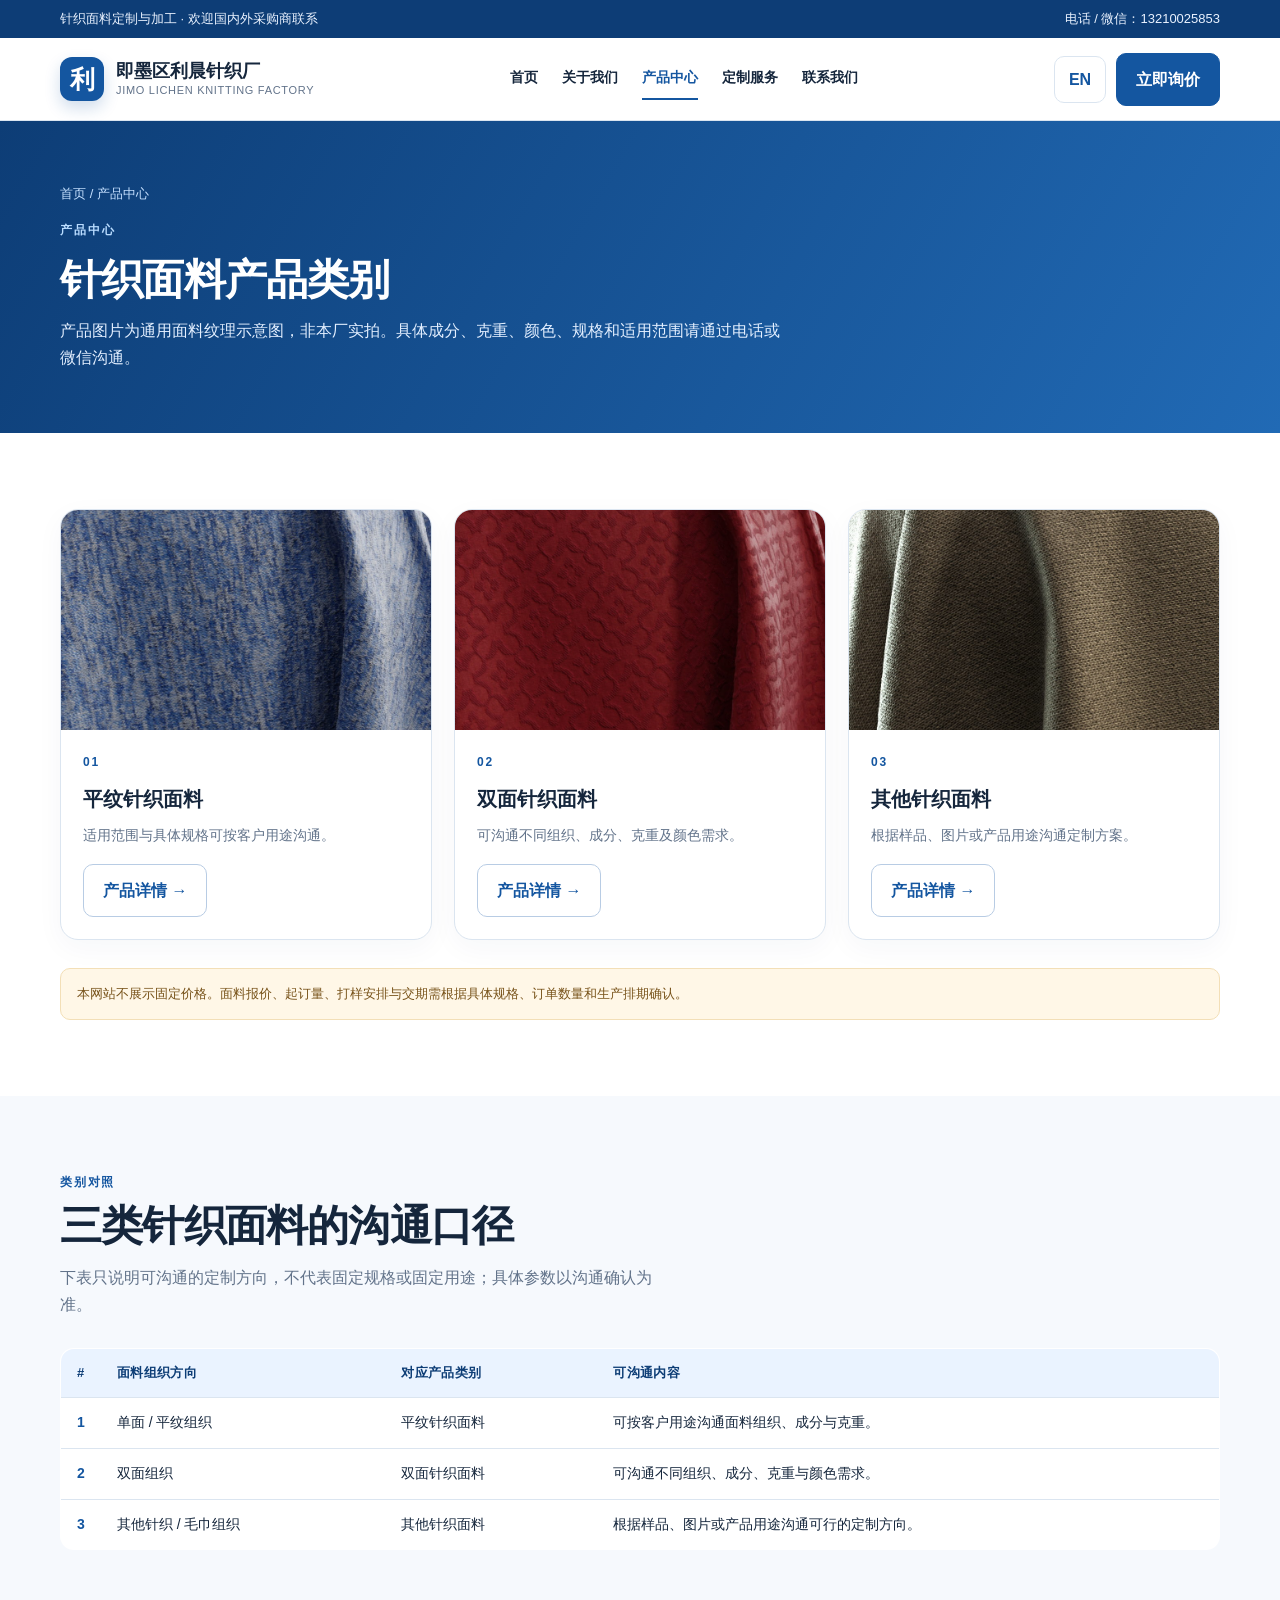
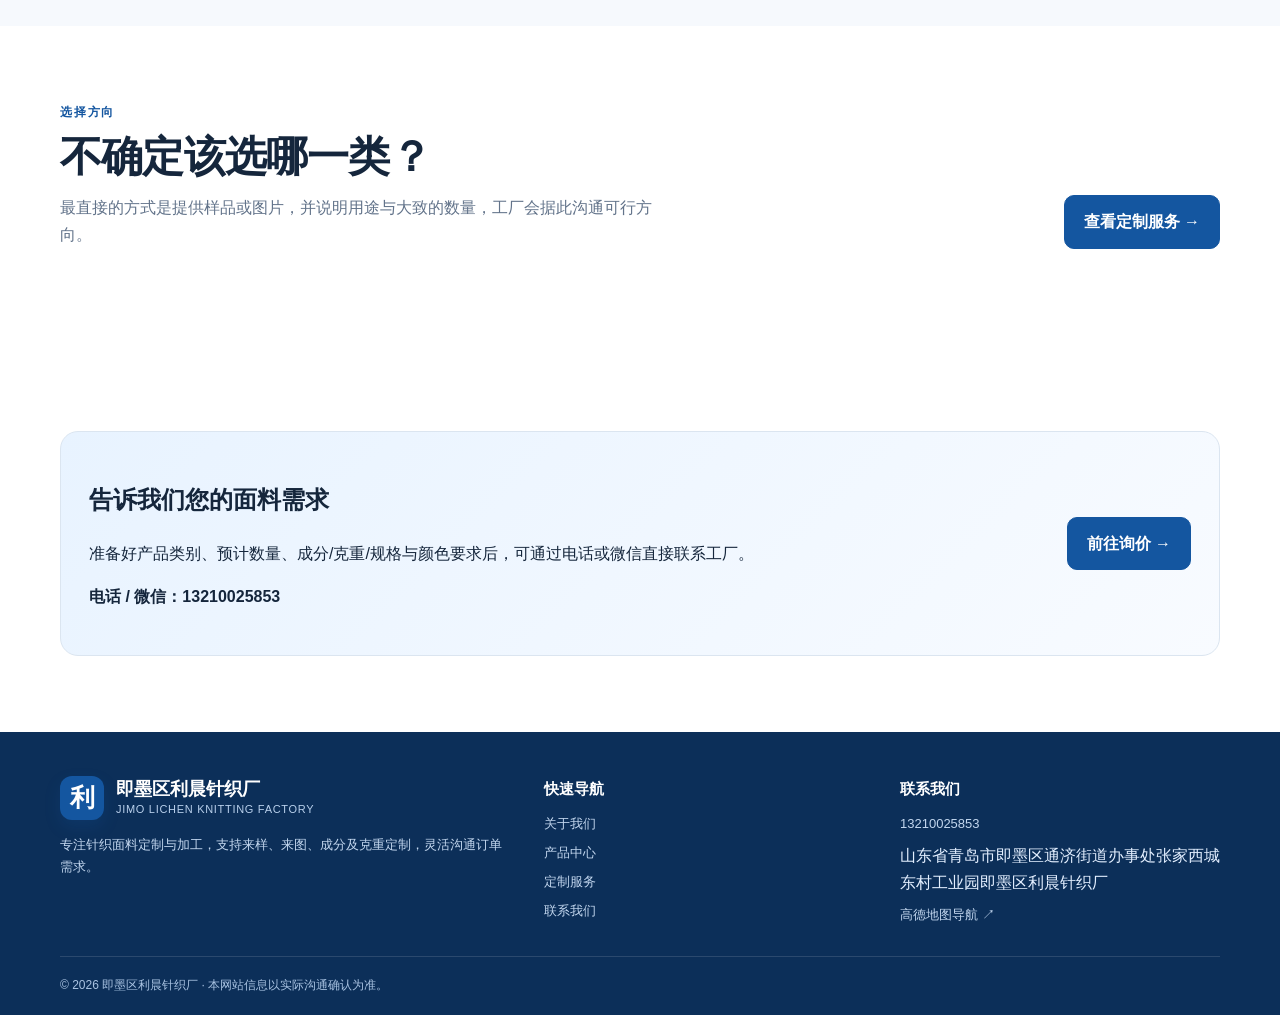
<file: lichen_knitting_website/products.html>
<!doctype html>
<html lang="zh-CN" data-title-en="Products | Single Jersey, Double Knit &amp; Other Knitted Fabrics - Jimo Lichen">
<head>
<meta charset="utf-8">
<meta name="viewport" content="width=device-width,initial-scale=1">
<title>产品中心｜平纹·双面·其他针织面料 - 即墨区利晨针织厂</title>
<meta name="description" content="即墨区利晨针织厂产品类别：平纹针织面料、双面针织面料与其他针织面料。支持来样、来图、成分与克重定制，不公开固定价格，按需求沟通报价与打样。" data-zh="即墨区利晨针织厂产品类别：平纹针织面料、双面针织面料与其他针织面料。支持来样、来图、成分与克重定制，不公开固定价格，按需求沟通报价与打样。" data-en="Product categories: single jersey, double knit and other knitted fabrics. Sample-based, design-based, composition and weight customization; no fixed prices, quotes and sampling discussed per inquiry.">
<meta name="keywords" content="针织面料产品,平纹针织面料,双面针织面料,针织面料类别,针织面料加工,针织面料定制,即墨区利晨针织厂" data-zh="针织面料产品,平纹针织面料,双面针织面料,针织面料类别,针织面料加工,针织面料定制,即墨区利晨针织厂" data-en="single jersey fabric, double knit fabric, terry fabric, custom knitted fabric categories, knitted fabric China supplier">
<meta name="author" content="即墨区利晨针织厂">
<meta name="robots" content="index,follow">
<meta name="theme-color" content="#1456a0">
<meta name="format-detection" content="telephone=yes">
<meta property="og:type" content="website">
<meta property="og:site_name" content="即墨区利晨针织厂">
<meta property="og:url" content="https://lichen631.github.io/lichen-knitting-website/products.html">
<meta property="og:locale" content="zh_CN">
<meta property="og:locale:alternate" content="en_US">
<meta property="og:title" content="产品中心｜平纹·双面·其他针织面料 - 即墨区利晨针织厂" data-zh="产品中心｜平纹·双面·其他针织面料 - 即墨区利晨针织厂" data-en="Products | Single Jersey, Double Knit &amp; Other Knitted Fabrics - Jimo Lichen">
<meta property="og:description" content="即墨区利晨针织厂产品类别：平纹针织面料、双面针织面料与其他针织面料。支持来样、来图、成分与克重定制，不公开固定价格，按需求沟通报价与打样。" data-zh="即墨区利晨针织厂产品类别：平纹针织面料、双面针织面料与其他针织面料。支持来样、来图、成分与克重定制，不公开固定价格，按需求沟通报价与打样。" data-en="Product categories: single jersey, double knit and other knitted fabrics. Sample-based, design-based, composition and weight customization; no fixed prices, quotes and sampling discussed per inquiry.">
<meta property="og:image" content="https://lichen631.github.io/lichen-knitting-website/assets/img/fabric-double-knit.jpg">
<meta name="twitter:card" content="summary">
<meta name="twitter:image" content="https://lichen631.github.io/lichen-knitting-website/assets/img/fabric-double-knit.jpg">
<meta name="twitter:title" content="产品中心｜平纹·双面·其他针织面料 - 即墨区利晨针织厂" data-zh="产品中心｜平纹·双面·其他针织面料 - 即墨区利晨针织厂" data-en="Products | Single Jersey, Double Knit &amp; Other Knitted Fabrics - Jimo Lichen">
<meta name="twitter:description" content="即墨区利晨针织厂产品类别：平纹针织面料、双面针织面料与其他针织面料。支持来样、来图、成分与克重定制，不公开固定价格，按需求沟通报价与打样。" data-zh="即墨区利晨针织厂产品类别：平纹针织面料、双面针织面料与其他针织面料。支持来样、来图、成分与克重定制，不公开固定价格，按需求沟通报价与打样。" data-en="Product categories: single jersey, double knit and other knitted fabrics. Sample-based, design-based, composition and weight customization; no fixed prices, quotes and sampling discussed per inquiry.">
<link rel="icon" href="assets/favicon.svg" type="image/svg+xml">
<link rel="apple-touch-icon" href="assets/img/apple-touch-icon.png">
<link rel="manifest" href="site.webmanifest">
<link rel="canonical" href="https://lichen631.github.io/lichen-knitting-website/products.html">
<link rel="stylesheet" href="assets/style.css">
<script type="application/ld+json">{"@context":"https://schema.org","@type":"BreadcrumbList","itemListElement":[{"@type":"ListItem","position":1,"name":"首页","item":"https://lichen631.github.io/lichen-knitting-website/index.html"},{"@type":"ListItem","position":2,"name":"产品中心"}]}</script>
<script type="application/ld+json">{"@context":"https://schema.org","@type":"LocalBusiness","@id":"#organization","name":"即墨区利晨针织厂","alternateName":"Jimo Lichen Knitting Factory","description":"即墨区利晨针织厂位于山东省青岛市即墨区，拥有自有生产车间和针织设备，提供平纹、双面及其他针织面料的来样、来图定制与加工服务，支持打样及灵活订单。","telephone":"+86-13210025853","address":{"@type":"PostalAddress","streetAddress":"通济街道办事处张家西城东村工业园","addressLocality":"青岛市即墨区","addressRegion":"山东省","addressCountry":"CN"},"areaServed":[{"@type":"Country","name":"中国"},{"@type":"Place","name":"海外采购商"}],"knowsLanguage":["zh-CN","en"],"image":"assets/img/icon-512.png","url":"https://lichen631.github.io/lichen-knitting-website"}</script>
<script src="assets/site.js" defer></script>
</head>
<body>
<a class="skip-link" href="#main" data-zh="跳到主要内容" data-en="Skip to main content">跳到主要内容</a>
<div class="topline"><div class="wrap"><span data-zh="针织面料定制与加工 · 欢迎国内外采购商联系" data-en="Knitted fabric customization &amp; processing · Buyers worldwide welcome">针织面料定制与加工 · 欢迎国内外采购商联系</span><span><span data-zh="电话 / 微信：" data-en="Phone / WeChat: ">电话 / 微信：</span><a href="tel:13210025853">13210025853</a></span></div></div>
<header class="site-header"><div class="wrap nav">
<a class="brand" href="index.html"><span class="brand-mark" aria-hidden="true">利</span><span class="brand-text"><span class="brand-name">即墨区利晨针织厂</span><span class="brand-sub">JIMO LICHEN KNITTING FACTORY</span></span></a>
<button class="menu-btn" type="button" data-zh-aria="打开导航" data-en-aria="Open navigation" aria-label="打开导航">☰</button>
<nav class="navlinks" aria-label="主导航">
<a href="index.html" data-zh="首页" data-en="Home">首页</a><a href="about.html" data-zh="关于我们" data-en="About Us">关于我们</a><a href="products.html" data-zh="产品中心" data-en="Products">产品中心</a><a href="custom.html" data-zh="定制服务" data-en="Customization">定制服务</a><a href="contact.html" data-zh="联系我们" data-en="Contact">联系我们</a>
</nav><div class="nav-actions"><button class="lang" type="button" aria-label="Switch to English" aria-pressed="false">EN</button><a class="btn" href="contact.html" data-zh="立即询价" data-en="Request a Quote">立即询价</a></div>
</div></header>
<main id="main">
<section class="page-hero"><div class="wrap"><nav class="breadcrumbs" data-zh-aria="面包屑导航" data-en-aria="Breadcrumb"><a href="index.html" data-zh="首页" data-en="Home">首页</a> <span aria-hidden="true">/</span> <span aria-current="page" data-zh="产品中心" data-en="Products">产品中心</span></nav>
<div class="eyebrow" data-zh="产品中心" data-en="PRODUCTS">产品中心</div>
<h1 data-zh="针织面料产品类别" data-en="Knitted Fabric Categories">针织面料产品类别</h1>
<p data-zh="产品图片为通用面料纹理示意图，非本厂实拍。具体成分、克重、颜色、规格和适用范围请通过电话或微信沟通。" data-en="Images are generic fabric texture illustrations, not actual factory photos. Please contact us to discuss composition, weight, color, specifications and applications.">产品图片为通用面料纹理示意图，非本厂实拍。具体成分、克重、颜色、规格和适用范围请通过电话或微信沟通。</p>
</div></section>
<section><div class="wrap"><div class="grid-3"><article class="card"><div class="card-img"><img src="assets/img/fabric-single-jersey.jpg" alt="平纹针织面料示意（面料纹理照片）" width="900" height="675" loading="lazy" decoding="async" data-zh-alt="平纹针织面料示意（面料纹理照片）" data-en-alt="Single jersey knit fabric, illustrative texture photo"></div><div class="card-body"><div class="kicker">01</div><h3 data-zh="平纹针织面料" data-en="Single Jersey Knit">平纹针织面料</h3><p data-zh="适用范围与具体规格可按客户用途沟通。" data-en="Discuss end use and specifications based on your application.">适用范围与具体规格可按客户用途沟通。</p><a class="btn secondary" href="product-single-jersey.html" data-zh="产品详情 →" data-en="Product Details →">产品详情 →</a></div></article><article class="card"><div class="card-img"><img src="assets/img/fabric-double-knit.jpg" alt="双面针织提花面料示意（面料纹理照片）" width="900" height="675" loading="lazy" decoding="async" data-zh-alt="双面针织提花面料示意（面料纹理照片）" data-en-alt="Double knit jacquard fabric, illustrative texture photo"></div><div class="card-body"><div class="kicker">02</div><h3 data-zh="双面针织面料" data-en="Double Knit Fabric">双面针织面料</h3><p data-zh="可沟通不同组织、成分、克重及颜色需求。" data-en="Discuss knit structure, composition, weight and colors.">可沟通不同组织、成分、克重及颜色需求。</p><a class="btn secondary" href="product-double-knit.html" data-zh="产品详情 →" data-en="Product Details →">产品详情 →</a></div></article><article class="card"><div class="card-img"><img src="assets/img/fabric-other.jpg" alt="其他针织面料示意（针织绒面料纹理照片）" width="900" height="675" loading="lazy" decoding="async" data-zh-alt="其他针织面料示意（针织绒面料纹理照片）" data-en-alt="Other knitted fabric, illustrative fleece texture photo"></div><div class="card-body"><div class="kicker">03</div><h3 data-zh="其他针织面料" data-en="Other Knitted Fabrics">其他针织面料</h3><p data-zh="根据样品、图片或产品用途沟通定制方案。" data-en="Discuss custom options based on samples, designs or intended use.">根据样品、图片或产品用途沟通定制方案。</p><a class="btn secondary" href="product-other.html" data-zh="产品详情 →" data-en="Product Details →">产品详情 →</a></div></article></div>
<div class="notice" style="margin-top:28px" data-zh="本网站不展示固定价格。面料报价、起订量、打样安排与交期需根据具体规格、订单数量和生产排期确认。" data-en="No fixed prices are listed. Quotes, minimum order quantities, sampling and lead times are confirmed based on specifications, quantity and production schedule.">本网站不展示固定价格。面料报价、起订量、打样安排与交期需根据具体规格、订单数量和生产排期确认。</div>
</div></section>
<section class="band"><div class="wrap"><div class="section-head"><div>
<div class="kicker" data-zh="类别对照" data-en="CATEGORY REFERENCE">类别对照</div>
<h2 data-zh="三类针织面料的沟通口径" data-en="How the Three Categories Differ">三类针织面料的沟通口径</h2>
<p data-zh="下表只说明可沟通的定制方向，不代表固定规格或固定用途；具体参数以沟通确认为准。" data-en="The table only describes the directions that can be discussed. It does not state fixed specifications or end uses; parameters are confirmed during discussion.">下表只说明可沟通的定制方向，不代表固定规格或固定用途；具体参数以沟通确认为准。</p>
</div></div><div class="table-scroll"><table class="spec-table"><caption class="sr-only" data-zh="针织面料类别对照" data-en="Knitted fabric category reference">针织面料类别对照</caption><thead><tr><th scope="col">#</th><th scope="col" data-zh="面料组织方向" data-en="Structure direction">面料组织方向</th><th scope="col" data-zh="对应产品类别" data-en="Product category">对应产品类别</th><th scope="col" data-zh="可沟通内容" data-en="What can be discussed">可沟通内容</th></tr></thead><tbody><tr><th scope="row">1</th><td data-zh="单面 / 平纹组织" data-en="Single jersey / plain structure">单面 / 平纹组织</td><td data-zh="平纹针织面料" data-en="Single Jersey Knit">平纹针织面料</td><td data-zh="可按客户用途沟通面料组织、成分与克重。" data-en="Discuss knit structure, composition and weight for the intended use.">可按客户用途沟通面料组织、成分与克重。</td></tr><tr><th scope="row">2</th><td data-zh="双面组织" data-en="Double-knit structure">双面组织</td><td data-zh="双面针织面料" data-en="Double Knit Fabric">双面针织面料</td><td data-zh="可沟通不同组织、成分、克重与颜色需求。" data-en="Discuss knit structure, composition, weight and colors.">可沟通不同组织、成分、克重与颜色需求。</td></tr><tr><th scope="row">3</th><td data-zh="其他针织 / 毛巾组织" data-en="Other knit / terry structures">其他针织 / 毛巾组织</td><td data-zh="其他针织面料" data-en="Other Knitted Fabrics">其他针织面料</td><td data-zh="根据样品、图片或产品用途沟通可行的定制方向。" data-en="Discuss feasible customization based on samples, images or intended use.">根据样品、图片或产品用途沟通可行的定制方向。</td></tr></tbody></table></div></div></section>
<section><div class="wrap"><div class="section-head"><div>
<div class="kicker" data-zh="选择方向" data-en="HOW TO CHOOSE">选择方向</div>
<h2 data-zh="不确定该选哪一类？" data-en="Not Sure Which Category Fits?">不确定该选哪一类？</h2>
<p data-zh="最直接的方式是提供样品或图片，并说明用途与大致的数量，工厂会据此沟通可行方向。" data-en="The most direct approach is to share a sample or image, describe the intended use and an approximate quantity; feasible directions can then be discussed.">最直接的方式是提供样品或图片，并说明用途与大致的数量，工厂会据此沟通可行方向。</p>
</div><a class="btn" href="custom.html" data-zh="查看定制服务 →" data-en="See Customization →">查看定制服务 →</a></div></div></section>
<section><div class="wrap map-panel"><div><h2 data-zh="告诉我们您的面料需求" data-en="Tell Us About Your Fabric Needs">告诉我们您的面料需求</h2><p data-zh="准备好产品类别、预计数量、成分/克重/规格与颜色要求后，可通过电话或微信直接联系工厂。" data-en="Once you have the product category, estimated quantity, composition, weight, specifications and colours ready, contact the factory directly by phone or WeChat.">准备好产品类别、预计数量、成分/克重/规格与颜色要求后，可通过电话或微信直接联系工厂。</p><p><strong data-zh="电话 / 微信：13210025853" data-en="Phone / WeChat: 13210025853">电话 / 微信：13210025853</strong></p></div><a class="btn" href="contact.html" data-zh="前往询价 →" data-en="Request a Quote →">前往询价 →</a></div></section>
</main>
<footer class="footer"><div class="wrap"><div class="footer-grid">
<div><div class="brand" style="color:white;margin-bottom:14px"><span class="brand-mark">利</span><span class="brand-text"><span class="brand-name" style="color:white">即墨区利晨针织厂</span><span class="brand-sub" style="color:#b9d0ec">JIMO LICHEN KNITTING FACTORY</span></span></div><p data-zh="专注针织面料定制与加工，支持来样、来图、成分及克重定制，灵活沟通订单需求。" data-en="Knitted fabric customization and processing, including sample-based, design-based, composition and weight customization.">专注针织面料定制与加工，支持来样、来图、成分及克重定制，灵活沟通订单需求。</p></div>
<div><h3 data-zh="快速导航" data-en="Quick Links">快速导航</h3><div class="footer-links"><a href="about.html" data-zh="关于我们" data-en="About Us">关于我们</a><a href="products.html" data-zh="产品中心" data-en="Products">产品中心</a><a href="custom.html" data-zh="定制服务" data-en="Customization">定制服务</a><a href="contact.html" data-zh="联系我们" data-en="Contact">联系我们</a></div></div>
<div><h3 data-zh="联系我们" data-en="Contact">联系我们</h3><div class="footer-links"><a href="tel:13210025853">13210025853</a><span data-zh="山东省青岛市即墨区通济街道办事处张家西城东村工业园即墨区利晨针织厂" data-en="Jimo Lichen Knitting Factory, Zhangjia Xichengdong Village Industrial Park, Tongji Subdistrict, Jimo District, Qingdao, Shandong, China">山东省青岛市即墨区通济街道办事处张家西城东村工业园即墨区利晨针织厂</span><a href="https://surl.amap.com/GzwN9YCG7pf" target="_blank" rel="noopener" data-zh="高德地图导航 ↗" data-en="Amap Directions ↗">高德地图导航 ↗</a></div></div>
</div><div class="copyright">© <span id="year">2026</span> 即墨区利晨针织厂 · <span data-zh="本网站信息以实际沟通确认为准。" data-en="Website information is subject to confirmation through direct communication.">本网站信息以实际沟通确认为准。</span></div></div></footer>
</body></html>
</file>
<file: lichen_knitting_website/assets/style.css>
/*!
 * 即墨区利晨针织厂官网 / Jimo Lichen Knitting Factory
 * assets/style.css — 全站样式与响应式布局 / global styles & responsive layout
 *
 * 结构 / sections:
 *   1. 设计变量      design tokens
 *   2. 基础重置      base & reset
 *   3. 页头导航      top bar, header, navigation
 *   4. 首页区块      hero, stats, cards, split, machines, steps
 *   5. 内页区块      page hero, breadcrumbs, contact, form, map
 *   6. 补充组件      FAQ, spec table, notices, placeholders
 *   7. 页脚          footer
 *   8. 无障碍动效    accessibility & motion
 *   9. 响应式        responsive breakpoints
 *  10. 打印          print
 */

/* ============================================================ 1. 设计变量 */
:root {
  --blue: #1456a0;
  --blue2: #0d3d76;
  --sky: #eaf3ff;
  --ink: #15263c;
  --muted: #62738a;
  --line: #dbe5f0;
  --paper: #fff;
  --soft: #f6f9fd;
  --radius: 18px;
  --shadow: 0 16px 42px rgba(18, 58, 105, 0.1);
  --font: Arial, "Microsoft YaHei", "PingFang SC", "Hiragino Sans GB", sans-serif;
}

/* ============================================================ 2. 基础重置 */
* {
  box-sizing: border-box;
}

html {
  scroll-behavior: smooth;
}

body {
  margin: 0;
  font-family: var(--font);
  color: var(--ink);
  background: #fff;
  line-height: 1.7;
  -webkit-text-size-adjust: 100%;
}

a {
  color: inherit;
  text-decoration: none;
}

img {
  max-width: 100%;
  display: block;
}

button,
input,
textarea,
select {
  font: inherit;
}

h1,
h2,
h3 {
  overflow-wrap: break-word;
  text-wrap: balance;
}

.wrap {
  width: min(1160px, calc(100% - 40px));
  margin: auto;
}

/* Anything only for screen readers. */
.sr-only {
  position: absolute;
  width: 1px;
  height: 1px;
  padding: 0;
  margin: -1px;
  overflow: hidden;
  clip: rect(0, 0, 0, 0);
  white-space: nowrap;
  border: 0;
}

/* ============================================================ 3. 页头导航 */
.topline {
  background: var(--blue2);
  color: #e9f2ff;
  font-size: 13px;
}

.topline .wrap {
  display: flex;
  justify-content: space-between;
  gap: 16px;
  padding: 8px 0;
  flex-wrap: wrap;
}

.site-header {
  position: sticky;
  top: 0;
  z-index: 30;
  background: rgba(255, 255, 255, 0.96);
  backdrop-filter: blur(12px);
  border-bottom: 1px solid var(--line);
}

.nav {
  display: flex;
  align-items: center;
  justify-content: space-between;
  min-height: 82px;
  gap: 20px;
}

.brand {
  display: flex;
  align-items: center;
  gap: 12px;
  min-width: 220px;
}

.brand-text {
  display: block;
  min-width: 0;
}

.brand-mark {
  display: grid;
  place-items: center;
  background: var(--blue);
  color: #fff;
  width: 44px;
  height: 44px;
  border-radius: 12px;
  font-weight: 800;
  font-size: 25px;
  box-shadow: 0 7px 16px #1456a033;
  flex: 0 0 auto;
}

.brand-name {
  font-size: 18px;
  font-weight: 800;
  line-height: 1.3;
  display: block;
}

.brand-sub {
  font-size: 11px;
  color: var(--muted);
  letter-spacing: 0.7px;
  display: block;
  line-height: 1.4;
}

.navlinks {
  display: flex;
  align-items: center;
  gap: 24px;
  font-size: 14px;
  font-weight: 700;
}

.navlinks a {
  padding: 8px 0;
  border-bottom: 2px solid transparent;
}

.navlinks a:hover,
.navlinks a.active {
  color: var(--blue);
  border-color: var(--blue);
}

.nav-actions {
  display: flex;
  align-items: center;
  gap: 10px;
}

.lang {
  border: 1px solid var(--line);
  background: #fff;
  padding: 9px 12px;
  border-radius: 10px;
  color: var(--blue);
  cursor: pointer;
  font-weight: 700;
  min-width: 52px;
}

.lang:hover {
  border-color: var(--blue);
}

.menu-btn {
  display: none;
  border: 1px solid var(--line);
  background: #fff;
  border-radius: 10px;
  padding: 8px 11px;
  font-size: 20px;
  cursor: pointer;
  color: var(--ink);
}

/* ============================================================ 4. 首页区块 */
.btn {
  display: inline-flex;
  align-items: center;
  justify-content: center;
  gap: 8px;
  padding: 12px 19px;
  border-radius: 10px;
  background: var(--blue);
  color: #fff;
  border: 1px solid var(--blue);
  font-weight: 700;
  cursor: pointer;
  transition: background 0.2s, transform 0.2s, box-shadow 0.2s;
  text-align: center;
}

.btn:hover {
  background: var(--blue2);
  transform: translateY(-1px);
}

.btn:disabled {
  opacity: 0.55;
  cursor: not-allowed;
  transform: none;
}

.btn.secondary {
  background: #fff;
  color: var(--blue);
  border-color: #b8cce4;
}

.btn.secondary:hover {
  background: var(--sky);
}

.btn.light {
  background: #fff;
  color: var(--blue);
  border-color: #fff;
}

.btn.light:hover {
  background: #eaf3ff;
  color: var(--blue2);
}

.hero {
  background: linear-gradient(120deg, #0d3d76 0%, #1456a0 58%, #3985cb 100%);
  color: #fff;
  overflow: hidden;
  position: relative;
}

.hero:after {
  content: "";
  position: absolute;
  width: 520px;
  height: 520px;
  border: 1px solid #ffffff28;
  border-radius: 50%;
  right: -100px;
  top: -180px;
  box-shadow: 0 0 0 55px #ffffff08, 0 0 0 110px #ffffff06;
  pointer-events: none;
}

.hero-grid {
  display: grid;
  grid-template-columns: 1.05fr 0.95fr;
  align-items: center;
  gap: 45px;
  padding: 76px 0 72px;
  position: relative;
  z-index: 1;
}

.eyebrow {
  font-size: 12px;
  text-transform: uppercase;
  letter-spacing: 2px;
  font-weight: 800;
  color: #b9dcff;
  margin-bottom: 14px;
}

.hero h1 {
  font-size: clamp(34px, 4.6vw, 58px);
  line-height: 1.17;
  margin: 0 0 22px;
  letter-spacing: -1.5px;
}

.hero p {
  color: #e4f0ff;
  font-size: 17px;
  max-width: 600px;
  margin: 0 0 28px;
}

.hero-buttons {
  display: flex;
  gap: 12px;
  flex-wrap: wrap;
}

.hero-media {
  min-height: 350px;
  border: 1px solid #ffffff55;
  border-radius: 24px;
  background: linear-gradient(145deg, #ffffff20, #ffffff05);
  padding: 18px;
  position: relative;
}

.hero-media img {
  width: 100%;
  height: 340px;
  object-fit: cover;
  border-radius: 16px;
}

.image-note {
  font-size: 12px;
  color: #d8eaff;
  margin-top: 10px;
}

.stats {
  display: grid;
  grid-template-columns: repeat(3, 1fr);
  gap: 14px;
  margin-top: -26px;
  position: relative;
  z-index: 2;
}

.stat {
  background: #fff;
  border: 1px solid var(--line);
  border-radius: 14px;
  padding: 20px 22px;
  box-shadow: var(--shadow);
}

.stat strong {
  display: block;
  font-size: 20px;
  color: var(--blue);
}

.stat span {
  font-size: 13px;
  color: var(--muted);
}

section {
  padding: 76px 0;
}

.section-head {
  display: flex;
  align-items: end;
  justify-content: space-between;
  gap: 24px;
  margin-bottom: 30px;
}

.section-head h2,
.page-hero h1 {
  font-size: clamp(28px, 3.4vw, 42px);
  line-height: 1.2;
  margin: 0 0 12px;
  letter-spacing: -0.8px;
}

.section-head p {
  max-width: 620px;
  margin: 0;
  color: var(--muted);
}

.kicker {
  color: var(--blue);
  font-size: 12px;
  font-weight: 800;
  letter-spacing: 1.8px;
  text-transform: uppercase;
  margin-bottom: 9px;
}

.grid-3 {
  display: grid;
  grid-template-columns: repeat(3, 1fr);
  gap: 22px;
}

.grid-2 {
  display: grid;
  grid-template-columns: repeat(2, 1fr);
  gap: 24px;
}

.card {
  border: 1px solid var(--line);
  border-radius: var(--radius);
  overflow: hidden;
  background: #fff;
  box-shadow: 0 8px 28px rgba(15, 50, 90, 0.04);
}

.card-img {
  height: 220px;
  background: linear-gradient(135deg, #eaf3ff, #cddff5);
  overflow: hidden;
}

.card-img img {
  width: 100%;
  height: 100%;
  object-fit: cover;
}

.card-body {
  padding: 22px;
}

.card h3 {
  font-size: 20px;
  margin: 0 0 8px;
}

.card p {
  color: var(--muted);
  margin: 0 0 16px;
  font-size: 14px;
}

.text-link {
  color: var(--blue);
  font-weight: 800;
  font-size: 14px;
}

.text-link:hover {
  text-decoration: underline;
}

.split {
  display: grid;
  grid-template-columns: 1fr 1fr;
  gap: 52px;
  align-items: center;
}

.split-img {
  display: flex;
  flex-direction: column;
  border-radius: 20px;
  overflow: hidden;
  background: var(--sky);
  min-height: 330px;
}

.split-img img {
  width: 100%;
  height: 330px;
  min-height: 0;
  object-fit: cover;
  flex: 0 0 auto;
}

.copy h2 {
  font-size: clamp(26px, 2.6vw, 34px);
  line-height: 1.25;
  margin: 0 0 18px;
  letter-spacing: -0.4px;
}

.copy p {
  color: var(--muted);
}

.checklist {
  list-style: none;
  padding: 0;
  margin: 22px 0;
}

.checklist li {
  padding: 9px 0 9px 30px;
  position: relative;
}

.checklist li:before {
  content: "✓";
  position: absolute;
  left: 0;
  top: 8px;
  background: var(--sky);
  color: var(--blue);
  width: 21px;
  height: 21px;
  border-radius: 50%;
  display: grid;
  place-items: center;
  font-weight: bold;
  font-size: 12px;
}

.band {
  background: var(--soft);
}

.machine-list {
  display: grid;
  grid-template-columns: repeat(3, 1fr);
  gap: 18px;
}

.machine {
  border: 1px solid var(--line);
  background: #fff;
  border-radius: 14px;
  padding: 22px;
}

.machine h3 {
  margin: 0 0 10px;
  color: var(--blue);
  font-size: 18px;
}

.tags {
  display: flex;
  gap: 8px;
  flex-wrap: wrap;
}

.tag {
  background: var(--sky);
  color: var(--blue2);
  font-size: 12px;
  font-weight: 700;
  padding: 6px 10px;
  border-radius: 100px;
}

.steps {
  counter-reset: step;
  display: grid;
  grid-template-columns: repeat(4, 1fr);
  gap: 16px;
}

.step {
  border: 1px solid var(--line);
  border-radius: 15px;
  padding: 22px;
  background: #fff;
}

.step:before {
  counter-increment: step;
  content: "0" counter(step);
  display: grid;
  place-items: center;
  width: 38px;
  height: 38px;
  background: var(--blue);
  color: #fff;
  border-radius: 12px;
  font-weight: 800;
  margin-bottom: 14px;
}

.step h3 {
  margin: 0 0 8px;
  font-size: 18px;
}

.step p {
  font-size: 14px;
  color: var(--muted);
  margin: 0;
}

/* ============================================================ 5. 内页区块 */
.page-hero {
  background: linear-gradient(120deg, #0d3d76, #216ab5);
  color: #fff;
  padding: 62px 0;
}

.page-hero h1 {
  color: #fff;
}

.page-hero p {
  max-width: 720px;
  color: #e3efff;
  margin: 0;
}

.breadcrumbs {
  font-size: 13px;
  color: #c5e0ff;
  margin-bottom: 15px;
}

.breadcrumbs a:hover {
  text-decoration: underline;
  color: #fff;
}

.info-box {
  background: var(--sky);
  border: 1px solid #d2e5fc;
  border-radius: 16px;
  padding: 22px;
}

.contact-grid {
  display: grid;
  grid-template-columns: 0.8fr 1.2fr;
  gap: 26px;
  align-items: start;
}

.contact-card,
.form-card {
  border: 1px solid var(--line);
  border-radius: 18px;
  padding: 28px;
  background: #fff;
  box-shadow: var(--shadow);
}

.contact-item {
  padding: 15px 0;
  border-bottom: 1px solid var(--line);
}

.contact-item:last-child {
  border: 0;
}

.contact-item small {
  display: block;
  color: var(--muted);
  margin-bottom: 4px;
}

.contact-item strong {
  overflow-wrap: anywhere;
}

.contact-item a:hover {
  color: var(--blue);
  text-decoration: underline;
}

.form-grid {
  display: grid;
  grid-template-columns: 1fr 1fr;
  gap: 14px;
}

.field {
  display: flex;
  flex-direction: column;
  gap: 6px;
}

.field.full {
  grid-column: 1 / -1;
}

.field label {
  font-size: 13px;
  font-weight: 800;
}

.field input,
.field select,
.field textarea {
  width: 100%;
  border: 1px solid #cad8e8;
  border-radius: 10px;
  padding: 12px;
  background: #fff;
  color: var(--ink);
}

.field textarea {
  min-height: 120px;
  resize: vertical;
}

.field input:focus,
.field select:focus,
.field textarea:focus {
  outline: 2px solid var(--blue);
  outline-offset: 1px;
  border-color: var(--blue);
}

.hint {
  font-size: 12px;
  color: var(--muted);
  margin: 0;
}

.map-panel {
  background: linear-gradient(135deg, #e8f3ff, #f8fbff);
  border: 1px solid var(--line);
  border-radius: 18px;
  padding: 28px;
  display: flex;
  align-items: center;
  justify-content: space-between;
  gap: 20px;
}

.map-pin {
  font-size: 35px;
  line-height: 1;
}

/* ============================================================ 6. 补充组件 */
.notice {
  padding: 14px 16px;
  background: #fff7e7;
  border: 1px solid #f3dfb7;
  color: #78531a;
  border-radius: 10px;
  font-size: 13px;
}

.notice a {
  color: #78531a;
  font-weight: 700;
  text-decoration: underline;
}

.notice.info {
  background: var(--sky);
  border-color: #cfe2f7;
  color: var(--blue2);
}

/* 常见问题 / FAQ — native <details> so it works without JavaScript. */
.faq {
  display: grid;
  gap: 12px;
  margin-top: 8px;
}

.faq details {
  border: 1px solid var(--line);
  border-radius: 14px;
  background: #fff;
  padding: 0 20px;
}

.faq details[open] {
  box-shadow: 0 8px 26px rgba(15, 50, 90, 0.06);
}

.faq summary {
  cursor: pointer;
  font-weight: 800;
  padding: 17px 0;
  list-style: none;
  display: flex;
  justify-content: space-between;
  align-items: center;
  gap: 14px;
}

.faq summary::-webkit-details-marker {
  display: none;
}

.faq summary:after {
  content: "+";
  color: var(--blue);
  font-size: 20px;
  font-weight: 800;
  flex: 0 0 auto;
  line-height: 1;
}

.faq details[open] summary:after {
  content: "–";
}

.faq .faq-a {
  padding: 0 0 18px;
  color: var(--muted);
  font-size: 14px;
  margin: 0;
}

/* 规格对照表 / comparison table */
.table-scroll {
  overflow-x: auto;
  -webkit-overflow-scrolling: touch;
}

.spec-table {
  width: 100%;
  border-collapse: collapse;
  background: #fff;
  border: 1px solid var(--line);
  border-radius: 14px;
  overflow: hidden;
  font-size: 14px;
  min-width: 560px;
}

.spec-table th,
.spec-table td {
  padding: 13px 16px;
  text-align: left;
  border-bottom: 1px solid var(--line);
  vertical-align: top;
}

.spec-table thead th {
  background: var(--sky);
  color: var(--blue2);
  font-size: 13px;
  letter-spacing: 0.4px;
}

.spec-table tbody tr:last-child td {
  border-bottom: 0;
}

.spec-table tbody th {
  font-weight: 700;
  color: var(--blue);
  white-space: nowrap;
  width: 1%;
}

/* 占位区域（等待真实照片）/ placeholder where a real photo will go */
.empty-photo {
  height: 220px;
  display: grid;
  place-items: center;
  text-align: center;
  padding: 22px;
  color: var(--blue2);
  background: repeating-linear-gradient(135deg, #f1f7ff, #f1f7ff 14px, #e8f2ff 14px, #e8f2ff 28px);
}

.empty-photo strong {
  display: block;
  font-size: 16px;
}

.empty-photo span {
  font-size: 12px;
  color: var(--muted);
}

/* Caption attached to a placeholder illustration: makes it explicit that the
   artwork is not a photograph of the factory. */
.photo-caption {
  padding: 14px 18px;
  background: #eef6ff;
  border-top: 1px solid var(--line);
  text-align: center;
  color: var(--blue2);
  line-height: 1.5;
}

.photo-caption strong {
  display: block;
  font-size: 14px;
}

.photo-caption span {
  font-size: 12px;
  color: var(--muted);
}

.product-detail {
  display: grid;
  grid-template-columns: 1fr 1fr;
  gap: 34px;
  align-items: start;
}

.product-detail .card-img {
  height: 390px;
  border-radius: 18px;
}

.hidden {
  display: none !important;
}

/* ============================================================ 6b. 首页联系条 */
/* Prominent contact block: on the homepage the phone number and the factory
   address must be readable without scrolling past the hero. */
.contact-strip {
  background: #0d3d76;
  color: #fff;
  padding: 0;
}

.contact-strip .wrap {
  display: grid;
  grid-template-columns: 1fr 1.25fr auto;
  gap: 26px;
  align-items: center;
  padding: 22px 0;
}

.cs-item small {
  display: block;
  font-size: 12px;
  letter-spacing: 1.2px;
  text-transform: uppercase;
  color: #9fc3ea;
  margin-bottom: 3px;
}

.cs-phone {
  font-size: 27px;
  font-weight: 800;
  letter-spacing: 0.4px;
  color: #fff;
  line-height: 1.15;
  display: inline-block;
}

.cs-phone:hover {
  color: #cfe6ff;
}

.cs-addr {
  font-size: 13.5px;
  line-height: 1.55;
  color: #e2eeff;
}

.cs-actions {
  display: flex;
  gap: 10px;
  flex-wrap: wrap;
  justify-content: flex-end;
}

.cs-actions .btn {
  background: #fff;
  color: var(--blue2);
  border-color: #fff;
}

.cs-actions .btn:hover {
  background: #eaf3ff;
}

.cs-actions .btn.ghost {
  background: transparent;
  color: #fff;
  border-color: #ffffff66;
}

.cs-actions .btn.ghost:hover {
  background: #ffffff1a;
}

/* WeChat id with a one-click copy button. */
.wechat-line {
  display: flex;
  align-items: center;
  gap: 8px;
  flex-wrap: wrap;
}

.copy-btn {
  border: 1px solid #ffffff59;
  background: transparent;
  color: #dbeaff;
  border-radius: 8px;
  padding: 3px 9px;
  font-size: 12px;
  cursor: pointer;
  line-height: 1.5;
}

.copy-btn:hover {
  background: #ffffff1f;
  color: #fff;
}

.copy-btn.copied {
  background: #1b7a3d;
  border-color: #1b7a3d;
  color: #fff;
}

/* ============================================================ 6c. 实拍视频 */
.video-frame {
  border-radius: 20px;
  overflow: hidden;
  background: #0d3d76;
  position: relative;
  line-height: 0;
}

.video-frame video {
  width: 100%;
  height: 100%;
  display: block;
  object-fit: cover;
  aspect-ratio: 16 / 9;
  background: #0d3d76;
}

.video-note {
  margin: 10px 0 0;
  font-size: 12px;
  color: var(--muted);
}

/* ============================================================ 6d. 首页入口 */
.entry-grid {
  display: grid;
  grid-template-columns: repeat(3, 1fr);
  gap: 18px;
}

.entry {
  display: block;
  border: 1px solid var(--line);
  border-radius: 16px;
  padding: 22px 24px;
  background: #fff;
  transition: transform 0.18s, box-shadow 0.18s, border-color 0.18s;
}

.entry:hover {
  transform: translateY(-3px);
  box-shadow: 0 14px 34px rgba(15, 50, 90, 0.1);
  border-color: #b8cce4;
}

.entry h3 {
  margin: 0 0 6px;
  font-size: 18px;
  color: var(--blue);
}

.entry p {
  margin: 0 0 10px;
  font-size: 13.5px;
  color: var(--muted);
}

.entry .more {
  font-size: 13px;
  font-weight: 800;
  color: var(--blue);
}

/* Key facts row (real photos, no invented numbers). */
.fact-row {
  display: grid;
  grid-template-columns: repeat(4, 1fr);
  gap: 14px;
  margin-top: 26px;
}

.fact {
  background: #fff;
  border: 1px solid var(--line);
  border-radius: 14px;
  padding: 16px 18px;
}

.fact strong {
  display: block;
  font-size: 15px;
  color: var(--blue);
  line-height: 1.4;
}

.fact span {
  font-size: 12.5px;
  color: var(--muted);
}

/* ============================================================ 7. 页脚 */
.footer {
  background: #0c2f59;
  color: #e3efff;
  padding: 44px 0 20px;
}

.footer-grid {
  display: grid;
  grid-template-columns: 1.4fr 1fr 1fr;
  gap: 36px;
}

.footer p,
.footer a {
  font-size: 13px;
  color: #c3d7ef;
}

.footer a:hover {
  color: #fff;
  text-decoration: underline;
}

.footer h3 {
  color: #fff;
  font-size: 15px;
  margin: 0 0 12px;
}

.footer-links {
  display: grid;
  gap: 7px;
}

.copyright {
  border-top: 1px solid #ffffff20;
  margin-top: 30px;
  padding-top: 18px;
  font-size: 12px;
  color: #a9c3e2;
}

/* ============================================================ 8. 无障碍动效 */
/* Skip link: first tab stop, lets keyboard users bypass the navigation. */
.skip-link {
  position: absolute;
  left: 12px;
  top: -60px;
  z-index: 100;
  background: var(--blue);
  color: #fff;
  padding: 10px 16px;
  border-radius: 0 0 10px 10px;
  font-weight: 700;
  transition: top 0.15s;
}

.skip-link:focus {
  top: 0;
}

:focus-visible {
  outline: 3px solid #f0a53a;
  outline-offset: 2px;
}

body.nav-open {
  overflow: hidden;
}

@media (prefers-reduced-motion: reduce) {
  html {
    scroll-behavior: auto;
  }

  *,
  *::before,
  *::after {
    animation-duration: 0.001ms !important;
    transition-duration: 0.001ms !important;
  }

  .btn:hover {
    transform: none;
  }
}

/* ============================================================ 9. 响应式 */
@media (max-width: 950px) {
  .navlinks {
    gap: 14px;
  }

  .brand {
    min-width: auto;
  }

  .brand-name {
    font-size: 16px;
  }

  .hero-grid {
    gap: 24px;
  }

  .hero-media img {
    height: 290px;
  }

  .steps {
    grid-template-columns: repeat(2, 1fr);
  }

  .machine-list {
    grid-template-columns: 1fr;
  }

  .grid-3 {
    grid-template-columns: repeat(2, 1fr);
  }

  .contact-grid {
    grid-template-columns: 1fr;
  }

  .contact-strip .wrap {
    grid-template-columns: 1fr 1fr;
    gap: 18px;
  }

  .cs-actions {
    grid-column: 1 / -1;
    justify-content: flex-start;
  }

  .entry-grid {
    grid-template-columns: repeat(2, 1fr);
  }

  .fact-row {
    grid-template-columns: repeat(2, 1fr);
  }
}

@media (max-width: 760px) {
  .wrap {
    width: min(100% - 28px, 1160px);
  }

  .topline .wrap {
    font-size: 12px;
  }

  .nav {
    min-height: 72px;
  }

  .menu-btn {
    display: block;
  }

  .navlinks {
    display: none;
    position: absolute;
    top: 100%;
    left: 0;
    right: 0;
    background: #fff;
    padding: 18px 22px 22px;
    border-bottom: 1px solid var(--line);
    flex-direction: column;
    align-items: stretch;
    gap: 6px;
    max-height: calc(100vh - 72px);
    overflow-y: auto;
    box-shadow: 0 18px 30px rgba(15, 50, 90, 0.08);
  }

  .navlinks.open {
    display: flex;
  }

  .navlinks a {
    padding: 10px 0;
  }

  .brand-mark {
    width: 39px;
    height: 39px;
    font-size: 22px;
  }

  .brand-sub {
    display: none;
  }

  .nav-actions {
    margin-left: auto;
  }

  .hero-grid {
    grid-template-columns: 1fr;
    padding: 48px 0 54px;
  }

  .hero-media {
    min-height: auto;
  }

  .hero-media img {
    height: 230px;
  }

  .hero h1 {
    font-size: 38px;
    letter-spacing: -1px;
  }

  .stats {
    grid-template-columns: 1fr;
    margin-top: 16px;
  }

  .stat {
    padding: 15px 18px;
  }

  section {
    padding: 54px 0;
  }

  .section-head {
    display: block;
  }

  .section-head .btn {
    margin-top: 18px;
  }

  .grid-3,
  .grid-2,
  .split,
  .contact-grid,
  .product-detail {
    grid-template-columns: 1fr;
  }

  .split {
    gap: 26px;
  }

  .split-img,
  .split-img img {
    min-height: 240px;
  }

  .steps {
    grid-template-columns: 1fr;
  }

  .footer-grid {
    grid-template-columns: 1fr;
    gap: 24px;
  }

  .form-grid {
    grid-template-columns: 1fr;
  }

  .field.full {
    grid-column: auto;
  }

  .map-panel {
    align-items: flex-start;
    flex-direction: column;
  }

  .page-hero {
    padding: 44px 0;
  }

  .product-detail .card-img {
    height: 270px;
  }

  .contact-card,
  .form-card {
    padding: 22px;
  }

  /* Let the comparison table wrap instead of scrolling sideways on phones. */
  .spec-table {
    min-width: 0;
  }

  .spec-table th,
  .spec-table td {
    padding: 10px 9px;
    font-size: 13px;
  }

  .spec-table tbody th {
    width: auto;
  }

  .spec-table thead th {
    font-size: 12px;
  }

  .contact-strip .wrap {
    grid-template-columns: 1fr;
    gap: 14px;
    padding: 18px 0;
  }

  .cs-phone {
    font-size: 23px;
  }

  .cs-actions {
    justify-content: flex-start;
  }

  .cs-actions .btn {
    flex: 1 1 auto;
  }

  .entry-grid {
    grid-template-columns: 1fr;
  }

  .fact-row {
    grid-template-columns: 1fr 1fr;
    gap: 10px;
  }

  .video-frame {
    border-radius: 14px;
  }
}

/* Narrow phones: the sticky header must stay on one line. The "立即询价" button
   lives in the hero / page CTAs anyway, so it is dropped here rather than
   squeezing the brand name into three lines. */
@media (max-width: 620px) {
  .nav {
    gap: 10px;
  }

  .nav-actions {
    gap: 6px;
  }

  .nav-actions .btn {
    display: none;
  }

  .brand {
    min-width: 0;
    gap: 9px;
  }

  .brand-name {
    font-size: 15px;
    white-space: nowrap;
  }

  .brand-mark {
    width: 34px;
    height: 34px;
    font-size: 19px;
    border-radius: 10px;
  }

  .lang {
    padding: 8px 10px;
    min-width: 46px;
    font-size: 13px;
  }

  .menu-btn {
    padding: 6px 9px;
    font-size: 18px;
  }
}

/* ============================================================ 10. 打印 */
@media print {
  .topline,
  .site-header,
  .footer,
  .skip-link,
  .btn,
  .map-pin {
    display: none !important;
  }

  body {
    color: #000;
  }

  a {
    text-decoration: underline;
  }

  .card,
  .stat,
  .machine,
  .step {
    box-shadow: none;
    break-inside: avoid;
  }
}
</file>
